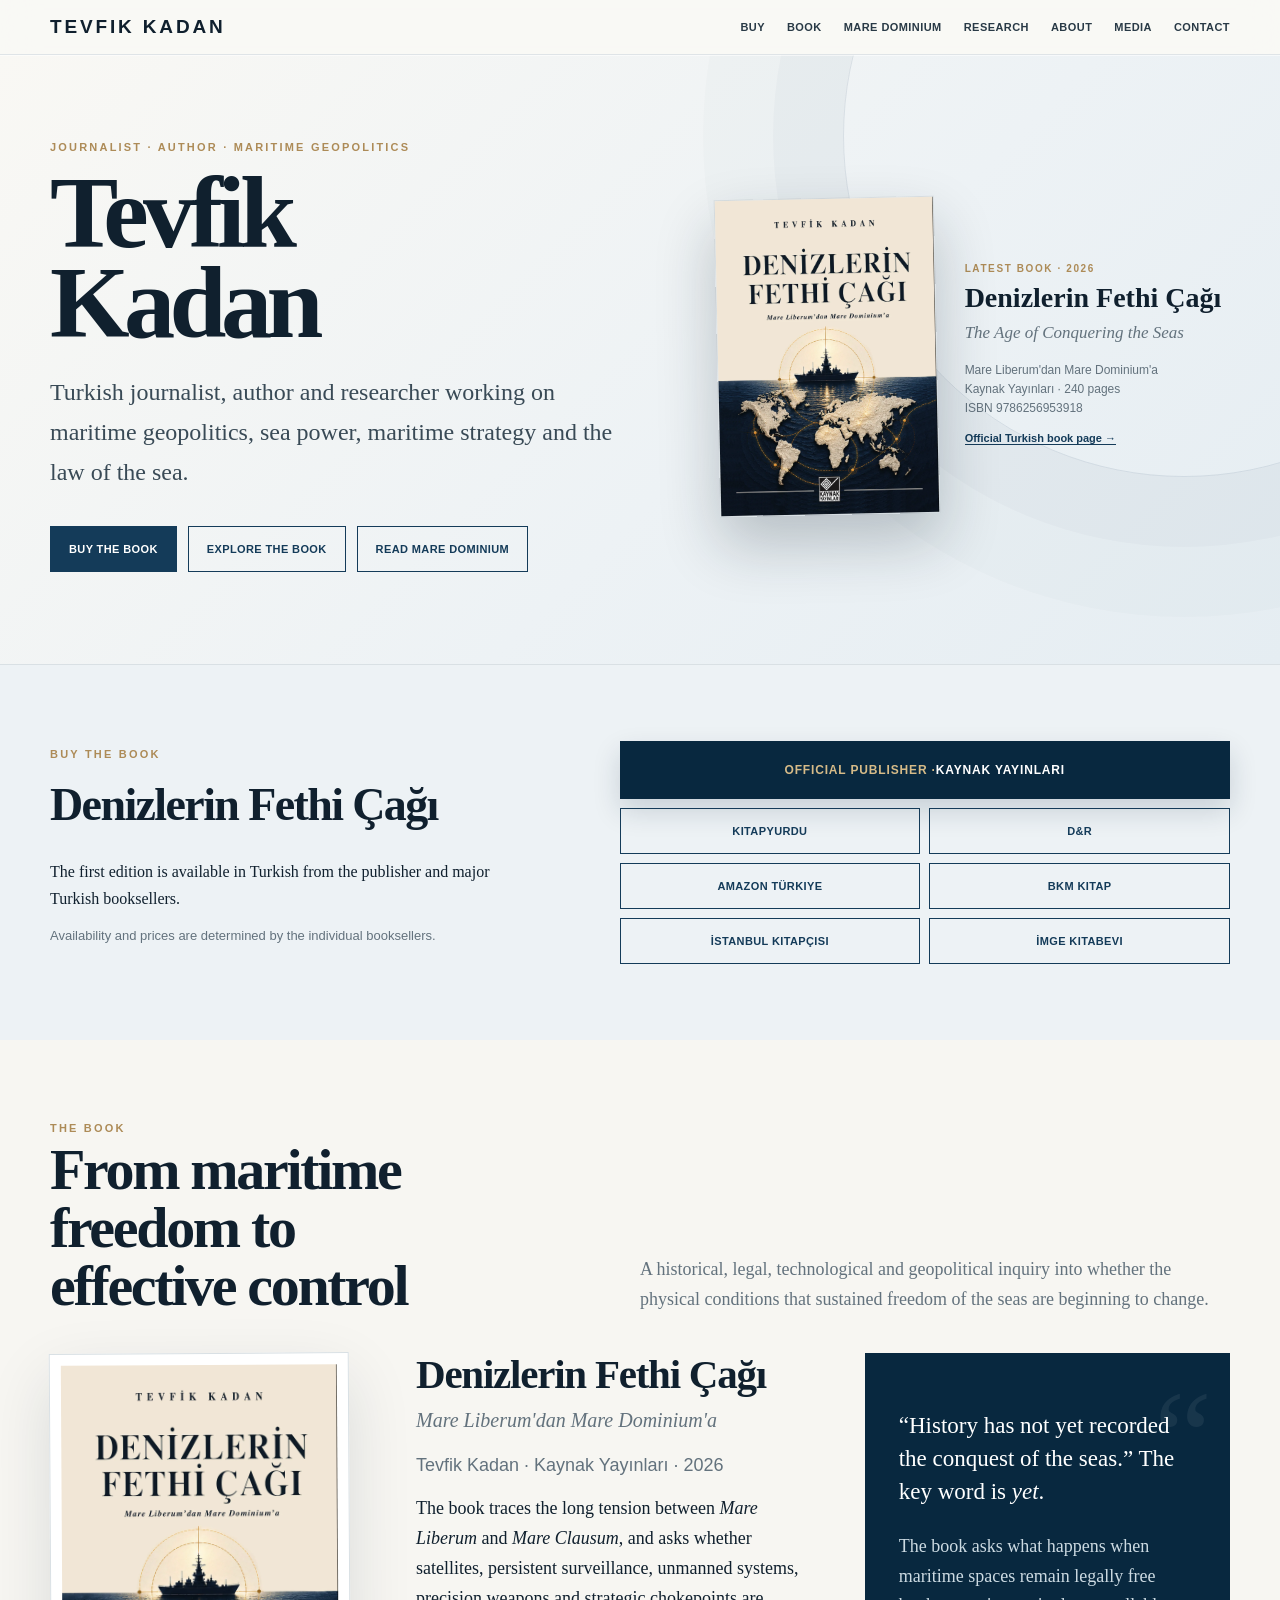
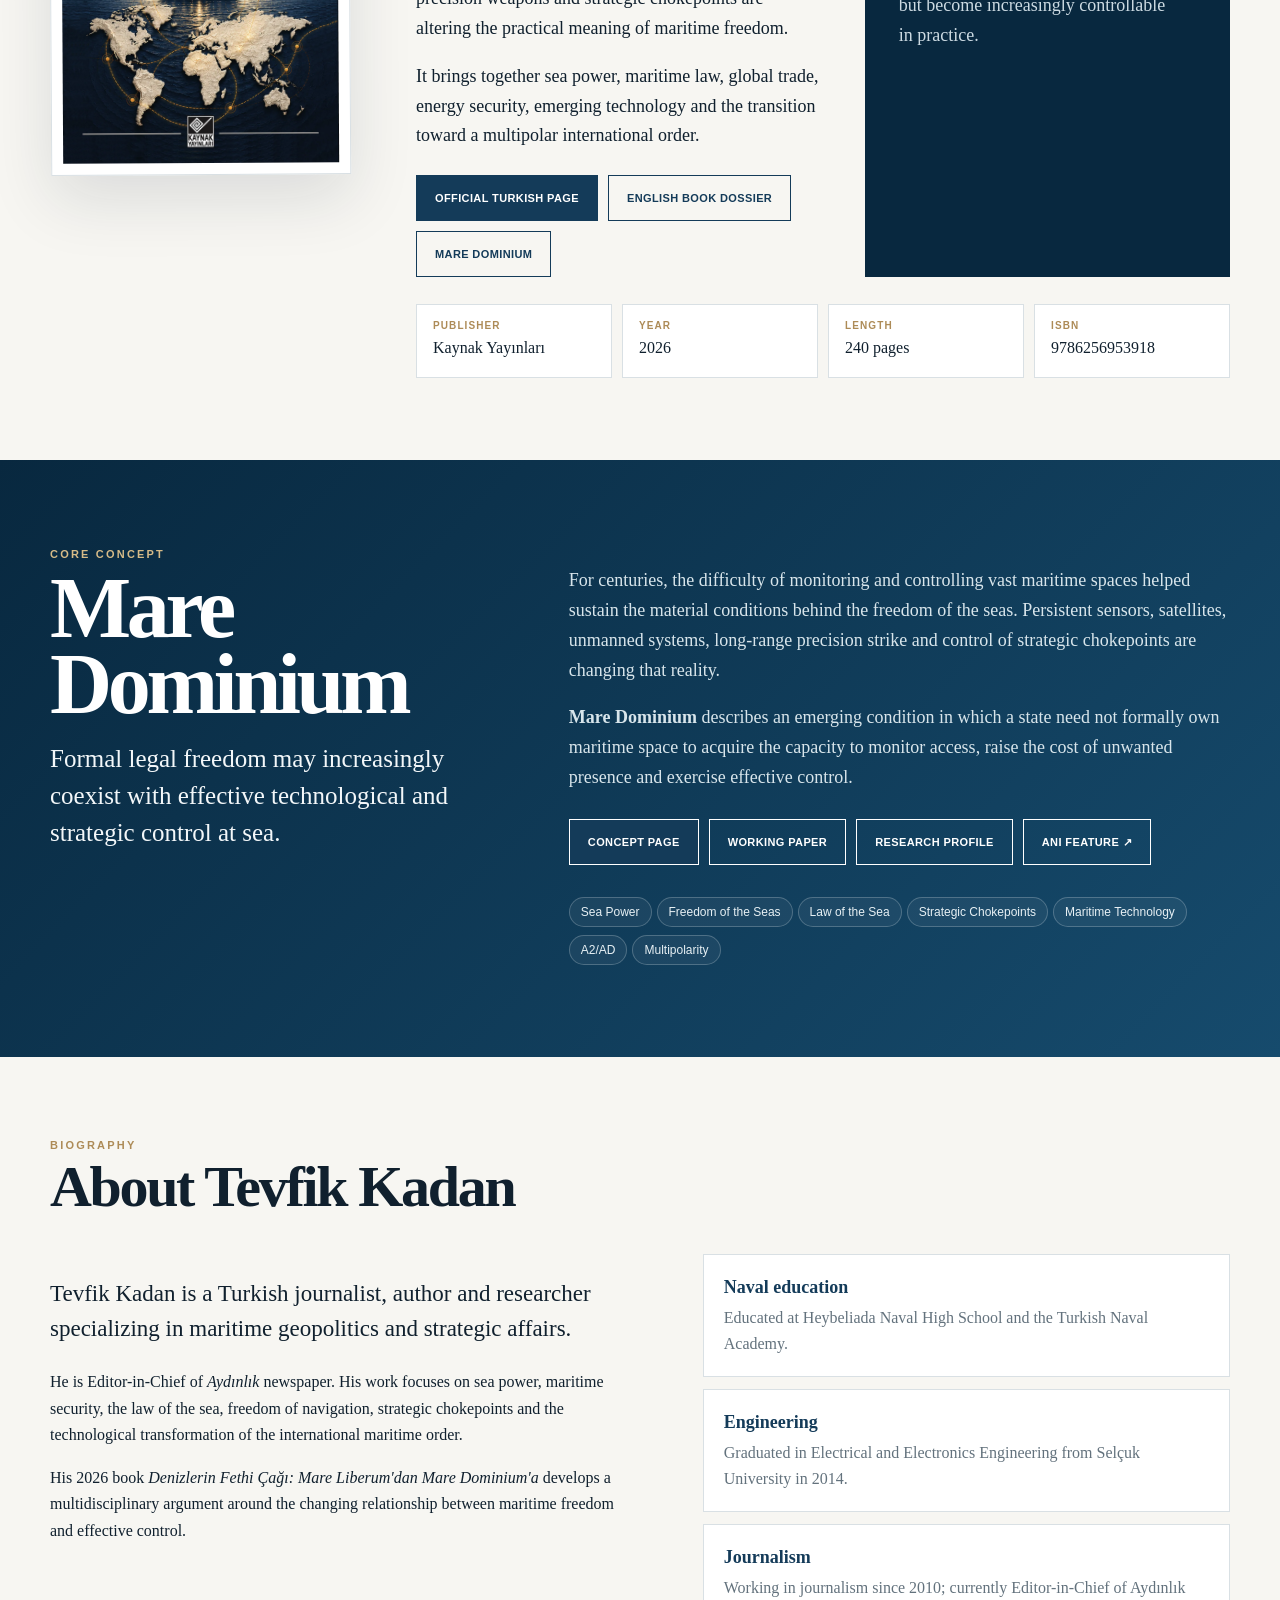
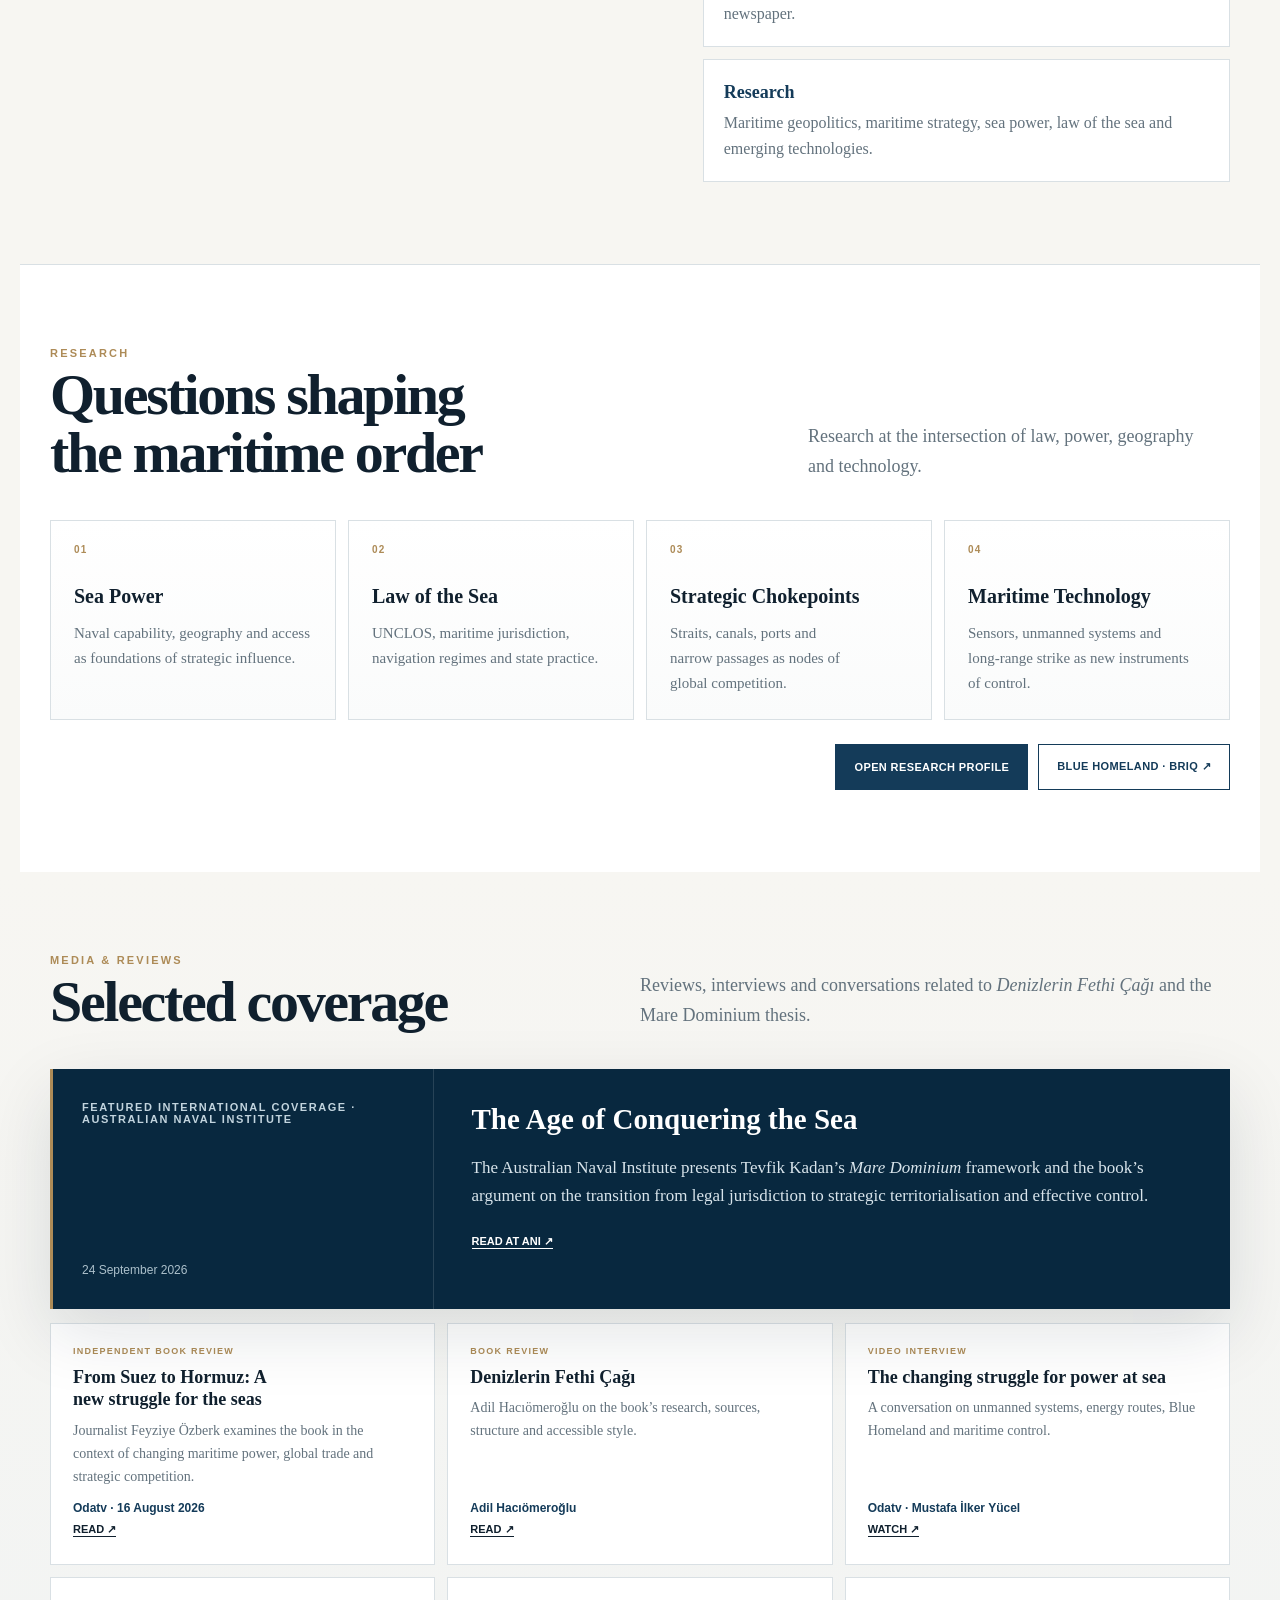
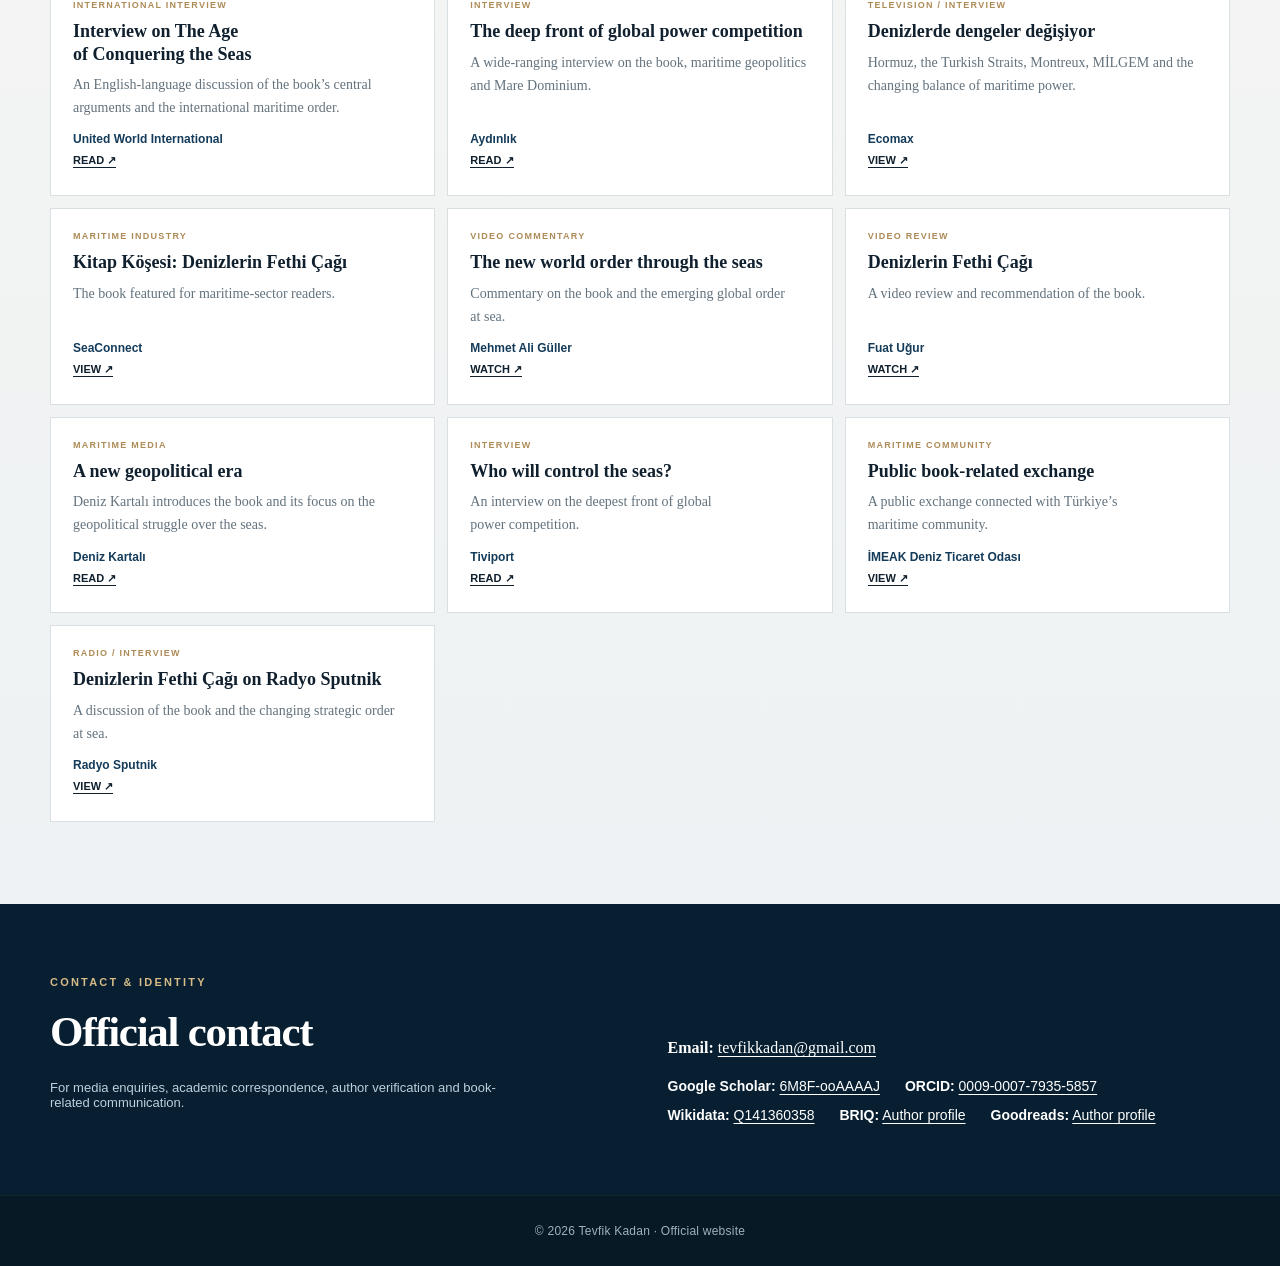
<file: index.html>
<!doctype html>
<html lang="en">
<head>
<meta charset="utf-8">
<meta name="viewport" content="width=device-width,initial-scale=1">
<title>Tevfik Kadan | Denizlerin Fethi Çağı · Mare Dominium</title>
<meta name="description" content="Official website of Tevfik Kadan, Turkish journalist, author and researcher. Author of Denizlerin Fethi Çağı: Mare Liberum'dan Mare Dominium'a and the Mare Dominium scholarly framework.">
<meta name="author" content="Tevfik Kadan">
<link rel="canonical" href="https://tevfikkadan.com/">
<link rel="icon" href="/favicon.svg" type="image/svg+xml">
<meta property="og:type" content="website">
<meta property="og:title" content="Tevfik Kadan | Official Website">
<meta property="og:description" content="Author of Denizlerin Fethi Çağı and researcher on maritime geopolitics, sea power, the law of the sea and Mare Dominium.">
<meta property="og:url" content="https://tevfikkadan.com/">
<meta property="og:image" content="https://tevfikkadan.com/Kapak.png">
<meta name="twitter:card" content="summary_large_image">
<script type="application/ld+json">{"@context":"https://schema.org","@graph":[{"@type":"WebSite","@id":"https://tevfikkadan.com/#website","url":"https://tevfikkadan.com/","name":"Tevfik Kadan | Official Website","publisher":{"@id":"https://tevfikkadan.com/#person"}},{"@type":"ProfilePage","@id":"https://tevfikkadan.com/#profile","url":"https://tevfikkadan.com/","name":"Tevfik Kadan | Official Website","mainEntity":{"@id":"https://tevfikkadan.com/#person"},"isPartOf":{"@id":"https://tevfikkadan.com/#website"}},{"@type":"Person","@id":"https://tevfikkadan.com/#person","name":"Tevfik Kadan","url":"https://tevfikkadan.com/","email":"mailto:tevfikkadan@gmail.com","jobTitle":"Editor-in-Chief","sameAs":["https://scholar.google.com/citations?user=6M8F-ooAAAAJ","https://orcid.org/0009-0007-7935-5857","https://www.wikidata.org/wiki/Q141360358","https://briqjournal.com/en/user/tevfik-kadan","https://www.goodreads.com/author/show/72265727.Tevfik_Kadan"],"knowsAbout":["Maritime geopolitics","Maritime strategy","Law of the sea","Sea power","Maritime security","Freedom of navigation","UNCLOS","Mare Dominium"]},{"@type":"Book","@id":"https://tevfikkadan.com/denizlerin-fethi-cagi/#book","name":"Denizlerin Fethi Çağı: Mare Liberum'dan Mare Dominium'a","alternateName":"The Age of Conquering the Seas: From Mare Liberum to Mare Dominium","url":"https://tevfikkadan.com/denizlerin-fethi-cagi/","sameAs":["https://www.wikidata.org/wiki/Q141348570","https://tevfikkadan.com/the-age-of-conquering-the-seas/"],"isbn":"9786256953918","datePublished":"2026","inLanguage":"tr","numberOfPages":240,"image":"https://tevfikkadan.com/Kapak.png","author":{"@id":"https://tevfikkadan.com/#person"}},{"@type":"ScholarlyArticle","@id":"https://tevfikkadan.com/research/mare-dominium.html#article","name":"Mare Dominium: Effective Maritime Control and the Transformation of the Freedom of the Seas","headline":"Mare Dominium: Effective Maritime Control and the Transformation of the Freedom of the Seas","url":"https://tevfikkadan.com/research/mare-dominium.html","datePublished":"2026-09-12","dateModified":"2026-09-24","inLanguage":"en","identifier":{"@type":"PropertyValue","propertyID":"DOI","value":"10.5281/zenodo.22726599"},"author":{"@id":"https://tevfikkadan.com/#person"}},{"@type":"ScholarlyArticle","@id":"https://briqjournal.com/en/the-formulation-the-blue-homeland-doctrine#article","name":"The Formulation of the Blue Homeland Doctrine","headline":"The Formulation of the Blue Homeland Doctrine","url":"https://briqjournal.com/en/the-formulation-the-blue-homeland-doctrine","datePublished":"2021","inLanguage":"en","isPartOf":{"@type":"Periodical","name":"BRIQ Belt & Road Initiative Quarterly"},"pagination":"36-50","author":{"@id":"https://tevfikkadan.com/#person"},"sameAs":"https://briqjournal.com/en/the-formulation-the-blue-homeland-doctrine"}]}</script>
<style>
:root{--ink:#10202e;--navy:#143b59;--deep:#08283f;--deep2:#164b6d;--muted:#63727d;--paper:#f7f6f2;--soft:#edf2f5;--white:#fff;--line:#d9e0e4;--gold:#ad8b57;--gold2:#d6bb88;--shadow:0 24px 65px rgba(16,32,46,.12)}
*{box-sizing:border-box}html{scroll-behavior:smooth}body{margin:0;background:var(--paper);color:var(--ink);font-family:Georgia,'Times New Roman',serif;line-height:1.66}a{color:inherit}.sans{font-family:Arial,sans-serif}.kicker{font:800 11px Arial,sans-serif;letter-spacing:.2em;text-transform:uppercase;color:var(--gold)}
header{position:sticky;top:0;z-index:30;background:rgba(249,249,246,.94);backdrop-filter:blur(14px);border-bottom:1px solid rgba(217,224,228,.9)}.nav{max-width:1240px;margin:auto;padding:16px 30px;display:flex;align-items:center;justify-content:space-between;gap:30px}.brand{font:800 19px Arial,sans-serif;letter-spacing:.15em;text-decoration:none;white-space:nowrap}.nav nav{display:flex;gap:22px;align-items:center}.nav nav a{font:800 11px Arial,sans-serif;letter-spacing:.04em;text-transform:uppercase;text-decoration:none;color:#293a46;white-space:nowrap}.nav nav a:hover{color:var(--navy)}
.hero{position:relative;overflow:hidden;background:linear-gradient(135deg,#f9f8f4 0%,#edf2f5 58%,#e5edf2 100%);border-bottom:1px solid var(--line)}.hero:after{content:"";position:absolute;width:680px;height:680px;border-radius:50%;right:-245px;top:-260px;border:1px solid rgba(20,59,89,.11);box-shadow:0 0 0 70px rgba(20,59,89,.025),0 0 0 140px rgba(20,59,89,.016)}.hero-inner{max-width:1240px;margin:auto;padding:86px 30px 92px;display:grid;grid-template-columns:minmax(0,1.07fr) minmax(360px,.93fr);gap:76px;align-items:center;position:relative;z-index:1}.hero h1{font-size:clamp(63px,8vw,104px);line-height:.88;letter-spacing:-.055em;margin:15px 0 25px}.hero-lead{font-size:24px;max-width:710px;color:#394a56;margin:0}.hero-actions{display:flex;gap:11px;flex-wrap:wrap;margin-top:33px}.btn{display:inline-flex;align-items:center;justify-content:center;min-height:46px;padding:11px 18px;border:1px solid var(--navy);background:var(--navy);color:#fff;text-decoration:none;font:800 11px Arial,sans-serif;letter-spacing:.035em;text-transform:uppercase;transition:.18s ease}.btn:hover{transform:translateY(-1px);box-shadow:0 10px 25px rgba(20,59,89,.15)}.btn.alt{background:transparent;color:var(--navy)}.book-stage{display:grid;grid-template-columns:220px 1fr;gap:28px;align-items:center}.hero-cover{display:block;width:100%;box-shadow:0 28px 60px rgba(16,32,46,.24);transform:rotate(-1.2deg);border:1px solid rgba(16,32,46,.1)}.book-stage .label{font:800 10px Arial,sans-serif;letter-spacing:.16em;text-transform:uppercase;color:var(--gold);margin-bottom:9px}.book-stage h2{font-size:28px;line-height:1.08;margin:0 0 6px}.book-stage .eng{font-size:17px;color:var(--muted);font-style:italic}.book-stage .mini{font:12px Arial,sans-serif;color:var(--muted);margin-top:14px;line-height:1.6}.book-stage a{display:inline-block;margin-top:13px;color:var(--navy);font:800 11px Arial,sans-serif;text-decoration:none;border-bottom:1px solid currentColor}
.section{max-width:1240px;margin:auto;padding:82px 30px}.section-head{display:flex;justify-content:space-between;gap:40px;align-items:end;margin-bottom:38px}.section-head h2{font-size:clamp(40px,4.7vw,58px);line-height:1;letter-spacing:-.04em;margin:7px 0 0}.section-intro{max-width:590px;font-size:18px;color:var(--muted);margin:0}.book-feature{display:grid;grid-template-columns:300px 1fr;gap:66px;align-items:start}.cover-frame{background:white;padding:11px;border:1px solid var(--line);box-shadow:var(--shadow);transform:rotate(-.35deg)}.cover-frame img{width:100%;display:block}.book-copy{display:grid;grid-template-columns:1.05fr .95fr;gap:45px}.book-copy h3{font-size:41px;line-height:1.06;letter-spacing:-.03em;margin:0 0 8px}.subtitle{font-size:20px;font-style:italic;color:var(--muted)}.meta{font:13px Arial,sans-serif;color:var(--muted)}.book-copy p{font-size:18px}.quote{background:var(--deep);color:#fff;padding:33px 34px;position:relative;overflow:hidden}.quote:after{content:"“";position:absolute;right:18px;top:-24px;font-size:130px;color:rgba(255,255,255,.065)}.quote p:first-child{font-size:23px;line-height:1.45;position:relative;z-index:1}.quote p:last-child{color:#ccdae2;margin-bottom:0}.book-links{display:flex;gap:10px;flex-wrap:wrap;margin-top:24px}.facts{display:grid;grid-template-columns:repeat(4,1fr);gap:10px;margin-top:27px}.fact{padding:15px 16px;border:1px solid var(--line);background:#fff}.fact strong{display:block;font:800 10px Arial,sans-serif;letter-spacing:.11em;text-transform:uppercase;color:var(--gold);margin-bottom:4px}
.dominium{background:linear-gradient(135deg,var(--deep),var(--deep2));color:white}.dominium-inner{max-width:1240px;margin:auto;padding:88px 30px}.dominium-grid{display:grid;grid-template-columns:.8fr 1.2fr;gap:78px;align-items:start}.dominium h2{font-size:clamp(55px,7vw,86px);line-height:.88;letter-spacing:-.05em;margin:11px 0 18px}.dominium-statement{font-size:25px;line-height:1.48;color:#f3f7f9;margin:0}.dominium-copy{font-size:18px;color:#d8e5eb}.concept-links{display:flex;gap:10px;flex-wrap:wrap;margin-top:26px}.concept-links .btn{border-color:#fff}.concept-links .btn.alt{color:#fff}.tags{margin-top:28px}.tag{display:inline-block;padding:7px 11px;border:1px solid rgba(255,255,255,.22);border-radius:999px;margin:4px 5px 4px 0;font:12px Arial,sans-serif;color:#e7f0f4;background:rgba(255,255,255,.05)}
.about{border-bottom:1px solid var(--line)}.about-grid{display:grid;grid-template-columns:1.05fr .95fr;gap:70px}.about-copy p:first-child{font-size:23px;line-height:1.5}.timeline{display:grid;gap:12px}.milestone{padding:18px 20px;background:#fff;border:1px solid var(--line)}.milestone strong{display:block;color:var(--navy);font-size:18px;margin-bottom:2px}.milestone span{color:var(--muted)}
.research-band{background:#fff}.research-grid{display:grid;grid-template-columns:repeat(4,1fr);gap:12px}.research-card{min-height:178px;padding:23px;border:1px solid var(--line);background:linear-gradient(180deg,#fff,#fafbfb)}.research-no{font:800 10px Arial,sans-serif;letter-spacing:.13em;color:var(--gold);margin-bottom:25px}.research-card h3{font-size:20px;margin:0 0 8px}.research-card p{font-size:15px;color:var(--muted);margin:0}.research-cta{margin-top:24px;display:flex;justify-content:flex-end;gap:10px;flex-wrap:wrap}
.media{background:linear-gradient(180deg,#f7f6f2,#eef2f4)}.media-inner{max-width:1240px;margin:auto;padding:82px 30px}.featured{display:grid;grid-template-columns:.65fr 1.35fr;background:var(--deep);color:#fff;box-shadow:var(--shadow);margin-bottom:14px}.featured-left{padding:32px;border-right:1px solid rgba(255,255,255,.13);display:flex;flex-direction:column;justify-content:space-between;min-height:240px}.featured-left strong{font:800 11px Arial,sans-serif;letter-spacing:.14em;text-transform:uppercase;color:#c2d4de}.featured-left span{font:12px Arial,sans-serif;color:#acc0cb}.featured-main{padding:34px 38px}.featured-main h3{font-size:29px;line-height:1.17;margin:0 0 12px}.featured-main p{font-size:17px;color:#d8e4eb}.media-link{display:inline-block;margin-top:8px;font:800 11px Arial,sans-serif;text-transform:uppercase;text-decoration:none;border-bottom:1px solid currentColor}.media-grid{display:grid;grid-template-columns:repeat(3,1fr);gap:12px}.media-card{background:#fff;border:1px solid var(--line);padding:22px;min-height:190px;display:flex;flex-direction:column;justify-content:space-between}.media-type{font:800 9px Arial,sans-serif;letter-spacing:.14em;text-transform:uppercase;color:var(--gold);margin-bottom:10px}.media-card h3{font-size:18px;line-height:1.25;margin:0 0 8px}.media-card p{font-size:14px;color:var(--muted);margin:0 0 13px}.outlet{font:800 12px Arial,sans-serif;color:var(--navy)}
.buy{background:var(--soft)}.buy-inner{max-width:1240px;margin:auto;padding:76px 30px}.buy-grid{display:grid;grid-template-columns:.9fr 1.1fr;gap:70px;align-items:center}.buy-grid h2{font-size:46px;letter-spacing:-.035em;margin:7px 0 14px}.store-grid{display:grid;grid-template-columns:repeat(2,1fr);gap:9px}.store-grid .publisher{grid-column:1/-1;min-height:58px;background:var(--deep);border-color:var(--deep);font-size:12px;letter-spacing:.07em;box-shadow:0 12px 28px rgba(8,40,63,.16)}.store-grid .publisher:before{content:"Official Publisher · ";color:var(--gold2)}
.contact{background:#071f31;color:#fff}.contact-inner{max-width:1240px;margin:auto;padding:72px 30px}.contact-grid{display:grid;grid-template-columns:1fr 1fr;gap:55px;align-items:end}.contact h2{font-size:43px;letter-spacing:-.03em;margin:8px 0 12px}.contact .meta{color:#bcd0dc}.identity{display:flex;flex-wrap:wrap;gap:13px 25px;font:14px Arial,sans-serif}.contact a{text-underline-offset:3px}footer{background:#061924;color:#9db2bd;text-align:center;padding:23px;font:12px Arial,sans-serif}
@media(max-width:980px){.hero-inner{grid-template-columns:1fr}.book-stage{max-width:600px}.book-feature{grid-template-columns:230px 1fr;gap:42px}.book-copy{grid-template-columns:1fr}.facts{grid-template-columns:1fr 1fr}.dominium-grid,.about-grid,.buy-grid,.contact-grid,.featured{grid-template-columns:1fr}.research-grid,.media-grid{grid-template-columns:1fr 1fr}.featured-left{min-height:auto;border-right:0;border-bottom:1px solid rgba(255,255,255,.13)}}
@media(max-width:720px){.nav{padding:14px 20px;flex-wrap:wrap}.nav nav{display:flex;width:100%;overflow-x:auto;white-space:nowrap;padding-top:4px;gap:16px}.hero-inner{padding:62px 20px}.hero h1{font-size:58px}.hero-lead{font-size:20px}.book-stage{grid-template-columns:145px 1fr;gap:20px}.section,.dominium-inner,.media-inner,.buy-inner,.contact-inner{padding:58px 20px}.section-head{display:block}.section-intro{margin-top:12px}.book-feature{grid-template-columns:1fr}.cover-frame{max-width:220px}.facts,.research-grid,.media-grid,.store-grid{grid-template-columns:1fr}.store-grid .publisher{grid-column:auto}.dominium h2{font-size:58px}.dominium-statement{font-size:22px}.research-cta{justify-content:flex-start}.featured-main,.featured-left{padding:25px}}
</style>
<link rel="stylesheet" href="/assets/site.css">
</head>
<body>
<header><div class="nav"><a class="brand" href="/">TEVFIK KADAN</a><nav><a href="#buy">Buy</a><a href="/denizlerin-fethi-cagi/">Book</a><a href="/mare-dominium/">Mare Dominium</a><a href="/research/">Research</a><a href="#about">About</a><a href="#media">Media</a><a href="#contact">Contact</a></nav></div></header>
<main>
<section class="hero"><div class="hero-inner"><div><div class="kicker">Journalist · Author · Maritime Geopolitics</div><h1>Tevfik<br>Kadan</h1><p class="hero-lead">Turkish journalist, author and researcher working on maritime geopolitics, sea power, maritime strategy and the law of the sea.</p><div class="hero-actions"><a class="btn" href="#buy">Buy the Book</a><a class="btn alt" href="/denizlerin-fethi-cagi/">Explore the Book</a><a class="btn alt" href="/mare-dominium/">Read Mare Dominium</a></div></div><aside class="book-stage"><img class="hero-cover" src="/Kapak.webp" alt="Denizlerin Fethi Çağı by Tevfik Kadan" fetchpriority="high" decoding="async"><div><div class="label">Latest Book · 2026</div><h2>Denizlerin Fethi Çağı</h2><div class="eng">The Age of Conquering the Seas</div><div class="mini">Mare Liberum'dan Mare Dominium'a<br>Kaynak Yayınları · 240 pages<br>ISBN 9786256953918</div><a href="/denizlerin-fethi-cagi/">Official Turkish book page →</a></div></aside></div></section>
<section class="buy" id="buy"><div class="buy-inner"><div class="buy-grid"><div><div class="kicker">Buy the Book</div><h2>Denizlerin Fethi Çağı</h2><p>The first edition is available in Turkish from the publisher and major Turkish booksellers.</p><p class="meta">Availability and prices are determined by the individual booksellers.</p></div><div class="store-grid"><a class="btn publisher" href="https://www.kaynakyayinlari.com/denizlerin-fethi-cagi-tevfik-kadan-p364796.html" target="_blank" rel="noopener">Kaynak Yayınları</a><a class="btn alt" href="https://www.kitapyurdu.com/kitap/denizlerin-fethi-cagi/759648.html" target="_blank" rel="noopener">Kitapyurdu</a><a class="btn alt" href="https://www.dr.com.tr/kitap/denizlerin-fethi-cagi-mare-liberumdan-mare-dominiuma/tevfik-kadan/arastirma-tarih/tarih/dunya-tarihi/urunno=0002232712001" target="_blank" rel="noopener">D&amp;R</a><a class="btn alt" href="https://www.amazon.com.tr/Denizlerin-Fethi-%C3%87a%C4%9F%C4%B1/dp/6256953916" target="_blank" rel="noopener">Amazon Türkiye</a><a class="btn alt" href="https://www.bkmkitap.com/denizlerin-fethi-cagi" target="_blank" rel="noopener">BKM Kitap</a><a class="btn alt" href="https://www.istanbulkitapcisi.com/denizlerin-fethi-cagi" target="_blank" rel="noopener">İstanbul Kitapçısı</a><a class="btn alt" href="https://www.imge.com.tr/urun/denizlerin-fethi-cagi-tevfik-kadan-9786256953918" target="_blank" rel="noopener">İmge Kitabevi</a></div></div></div></section>
<section class="section" id="book"><div class="section-head"><div><div class="kicker">The Book</div><h2>From maritime freedom to effective control</h2></div><p class="section-intro">A historical, legal, technological and geopolitical inquiry into whether the physical conditions that sustained freedom of the seas are beginning to change.</p></div><div class="book-feature"><div class="cover-frame"><img src="/Kapak.webp" alt="Cover of Denizlerin Fethi Çağı: Mare Liberum'dan Mare Dominium'a" loading="lazy" decoding="async"></div><div><div class="book-copy"><div><h3>Denizlerin Fethi Çağı</h3><div class="subtitle">Mare Liberum'dan Mare Dominium'a</div><p class="meta">Tevfik Kadan · Kaynak Yayınları · 2026</p><p>The book traces the long tension between <em>Mare Liberum</em> and <em>Mare Clausum</em>, and asks whether satellites, persistent surveillance, unmanned systems, precision weapons and strategic chokepoints are altering the practical meaning of maritime freedom.</p><p>It brings together sea power, maritime law, global trade, energy security, emerging technology and the transition toward a multipolar international order.</p><div class="book-links"><a class="btn" href="/denizlerin-fethi-cagi/">Official Turkish Page</a><a class="btn alt" href="/the-age-of-conquering-the-seas/">English Book Dossier</a><a class="btn alt" href="/mare-dominium/">Mare Dominium</a></div></div><div class="quote"><p>“History has not yet recorded the conquest of the seas.” The key word is <em>yet</em>.</p><p>The book asks what happens when maritime spaces remain legally free but become increasingly controllable in practice.</p></div></div><div class="facts"><div class="fact"><strong>Publisher</strong>Kaynak Yayınları</div><div class="fact"><strong>Year</strong>2026</div><div class="fact"><strong>Length</strong>240 pages</div><div class="fact"><strong>ISBN</strong>9786256953918</div></div></div></div></section>
<section class="dominium" id="mare-dominium"><div class="dominium-inner"><div class="dominium-grid"><div><div class="kicker" style="color:var(--gold2)">Core Concept</div><h2>Mare<br>Dominium</h2><p class="dominium-statement">Formal legal freedom may increasingly coexist with effective technological and strategic control at sea.</p></div><div class="dominium-copy"><p>For centuries, the difficulty of monitoring and controlling vast maritime spaces helped sustain the material conditions behind the freedom of the seas. Persistent sensors, satellites, unmanned systems, long-range precision strike and control of strategic chokepoints are changing that reality.</p><p><strong>Mare Dominium</strong> describes an emerging condition in which a state need not formally own maritime space to acquire the capacity to monitor access, raise the cost of unwanted presence and exercise effective control.</p><div class="concept-links"><a class="btn" href="/mare-dominium/">Concept Page</a><a class="btn alt" href="/research/mare-dominium.html">Working Paper</a><a class="btn alt" href="/research/">Research Profile</a><a class="btn alt" href="https://navalinstitute.com.au/the-age-of-conquering-the-sea/" target="_blank" rel="noopener">ANI Feature ↗</a></div><div class="tags"><span class="tag">Sea Power</span><span class="tag">Freedom of the Seas</span><span class="tag">Law of the Sea</span><span class="tag">Strategic Chokepoints</span><span class="tag">Maritime Technology</span><span class="tag">A2/AD</span><span class="tag">Multipolarity</span></div></div></div></div></section>
<section class="section about" id="about"><div class="section-head"><div><div class="kicker">Biography</div><h2>About Tevfik Kadan</h2></div></div><div class="about-grid"><div class="about-copy"><p>Tevfik Kadan is a Turkish journalist, author and researcher specializing in maritime geopolitics and strategic affairs.</p><p>He is Editor-in-Chief of <em>Aydınlık</em> newspaper. His work focuses on sea power, maritime security, the law of the sea, freedom of navigation, strategic chokepoints and the technological transformation of the international maritime order.</p><p>His 2026 book <em>Denizlerin Fethi Çağı: Mare Liberum'dan Mare Dominium'a</em> develops a multidisciplinary argument around the changing relationship between maritime freedom and effective control.</p></div><div class="timeline"><div class="milestone"><strong>Naval education</strong><span>Educated at Heybeliada Naval High School and the Turkish Naval Academy.</span></div><div class="milestone"><strong>Engineering</strong><span>Graduated in Electrical and Electronics Engineering from Selçuk University in 2014.</span></div><div class="milestone"><strong>Journalism</strong><span>Working in journalism since 2010; currently Editor-in-Chief of Aydınlık newspaper.</span></div><div class="milestone"><strong>Research</strong><span>Maritime geopolitics, maritime strategy, sea power, law of the sea and emerging technologies.</span></div></div></div></section>
<section class="section research-band" id="research"><div class="section-head"><div><div class="kicker">Research</div><h2>Questions shaping the maritime order</h2></div><p class="section-intro">Research at the intersection of law, power, geography and technology.</p></div><div class="research-grid"><div class="research-card"><div class="research-no">01</div><h3>Sea Power</h3><p>Naval capability, geography and access as foundations of strategic influence.</p></div><div class="research-card"><div class="research-no">02</div><h3>Law of the Sea</h3><p>UNCLOS, maritime jurisdiction, navigation regimes and state practice.</p></div><div class="research-card"><div class="research-no">03</div><h3>Strategic Chokepoints</h3><p>Straits, canals, ports and narrow passages as nodes of global competition.</p></div><div class="research-card"><div class="research-no">04</div><h3>Maritime Technology</h3><p>Sensors, unmanned systems and long-range strike as new instruments of control.</p></div></div><div class="research-cta"><a class="btn" href="/research/">Open Research Profile</a><a class="btn alt" href="https://briqjournal.com/en/the-formulation-the-blue-homeland-doctrine" target="_blank" rel="noopener">Blue Homeland · BRIQ ↗</a></div></section>
<section class="media" id="media"><div class="media-inner"><div class="section-head"><div><div class="kicker">Media & Reviews</div><h2>Selected coverage</h2></div><p class="section-intro">Reviews, interviews and conversations related to <em>Denizlerin Fethi Çağı</em> and the Mare Dominium thesis.</p></div><div class="featured"><div class="featured-left"><strong>Featured International Coverage · Australian Naval Institute</strong><span>24 September 2026</span></div><div class="featured-main"><h3>The Age of Conquering the Sea</h3><p>The Australian Naval Institute presents Tevfik Kadan’s <em>Mare Dominium</em> framework and the book’s argument on the transition from legal jurisdiction to strategic territorialisation and effective control.</p><a class="media-link" href="https://navalinstitute.com.au/the-age-of-conquering-the-sea/" target="_blank" rel="noopener">Read at ANI ↗</a></div></div><div class="media-grid"><article class="media-card"><div><div class="media-type">Independent Book Review</div><h3>From Suez to Hormuz: A new struggle for the seas</h3><p>Journalist Feyziye Özberk examines the book in the context of changing maritime power, global trade and strategic competition.</p></div><div><div class="outlet">Odatv · 16 August 2026</div><a class="media-link" href="https://www.odatv.com/guncel/suveysten-hurmuze-denizlerde-yeni-paylasim-mucadelesi-120158461" target="_blank" rel="noopener">Read ↗</a></div></article><article class="media-card"><div><div class="media-type">Book Review</div><h3>Denizlerin Fethi Çağı</h3><p>Adil Hacıömeroğlu on the book’s research, sources, structure and accessible style.</p></div><div><div class="outlet">Adil Hacıömeroğlu</div><a class="media-link" href="https://adiladalet.blogspot.com/2026/07/denizlerin-fethi-cagi.html" target="_blank" rel="noopener">Read ↗</a></div></article><article class="media-card"><div><div class="media-type">Video Interview</div><h3>The changing struggle for power at sea</h3><p>A conversation on unmanned systems, energy routes, Blue Homeland and maritime control.</p></div><div><div class="outlet">Odatv · Mustafa İlker Yücel</div><a class="media-link" href="https://www.youtube.com/watch?v=in4m-jHoH_c" target="_blank" rel="noopener">Watch ↗</a></div></article><article class="media-card"><div><div class="media-type">International Interview</div><h3>Interview on The Age of Conquering the Seas</h3><p>An English-language discussion of the book’s central arguments and the international maritime order.</p></div><div><div class="outlet">United World International</div><a class="media-link" href="https://uwidata.net/39490-interview-on-the-new-book-the-age-of-conquering-the-seas/" target="_blank" rel="noopener">Read ↗</a></div></article><article class="media-card"><div><div class="media-type">Interview</div><h3>The deep front of global power competition</h3><p>A wide-ranging interview on the book, maritime geopolitics and Mare Dominium.</p></div><div><div class="outlet">Aydınlık</div><a class="media-link" href="https://www.aydinlik.com.tr/haber/kuresel-guc-mucadelesinin-derin-cephesi-denizlerin-fethi-cagi-583928" target="_blank" rel="noopener">Read ↗</a></div></article><article class="media-card"><div><div class="media-type">Television / Interview</div><h3>Denizlerde dengeler değişiyor</h3><p>Hormuz, the Turkish Straits, Montreux, MİLGEM and the changing balance of maritime power.</p></div><div><div class="outlet">Ecomax</div><a class="media-link" href="https://tr.linkedin.com/posts/ecomaxtv_ecomax-tevfikkadan-denizlerinfethi%C3%A7a%C4%9F%C4%B1-activity-7495842014773788673-ohcu" target="_blank" rel="noopener">View ↗</a></div></article><article class="media-card"><div><div class="media-type">Maritime Industry</div><h3>Kitap Köşesi: Denizlerin Fethi Çağı</h3><p>The book featured for maritime-sector readers.</p></div><div><div class="outlet">SeaConnect</div><a class="media-link" href="https://seaconnect.dijiapp.com/user/sektorel-duyuru-ve-sirkulerler/kitap-kosesi?lang=en&page=1" target="_blank" rel="noopener">View ↗</a></div></article><article class="media-card"><div><div class="media-type">Video Commentary</div><h3>The new world order through the seas</h3><p>Commentary on the book and the emerging global order at sea.</p></div><div><div class="outlet">Mehmet Ali Güller</div><a class="media-link" href="https://youtu.be/78B6jy0aS-I" target="_blank" rel="noopener">Watch ↗</a></div></article><article class="media-card"><div><div class="media-type">Video Review</div><h3>Denizlerin Fethi Çağı</h3><p>A video review and recommendation of the book.</p></div><div><div class="outlet">Fuat Uğur</div><a class="media-link" href="https://www.instagram.com/reel/DbDyvWZowR2/?stkn=ZGcxempndzVjOHVj" target="_blank" rel="noopener">Watch ↗</a></div></article><article class="media-card"><div><div class="media-type">Maritime Media</div><h3>A new geopolitical era</h3><p>Deniz Kartalı introduces the book and its focus on the geopolitical struggle over the seas.</p></div><div><div class="outlet">Deniz Kartalı</div><a class="media-link" href="https://denizkartali.com/yeni-jeopolitik-donemin-denizlerin-fethi-cagi-raflarda/" target="_blank" rel="noopener">Read ↗</a></div></article><article class="media-card"><div><div class="media-type">Interview</div><h3>Who will control the seas?</h3><p>An interview on the deepest front of global power competition.</p></div><div><div class="outlet">Tiviport</div><a class="media-link" href="https://www.tiviport.com/haber/kuresel-guc-mucadelesinin-en-derin-cephesi-denizler-kimin-olacak-958.html" target="_blank" rel="noopener">Read ↗</a></div></article><article class="media-card"><div><div class="media-type">Maritime Community</div><h3>Public book-related exchange</h3><p>A public exchange connected with Türkiye’s maritime community.</p></div><div><div class="outlet">İMEAK Deniz Ticaret Odası</div><a class="media-link" href="https://x.com/tevfikkadan/status/2083162201037140358" target="_blank" rel="noopener">View ↗</a></div></article><article class="media-card"><div><div class="media-type">Radio / Interview</div><h3>Denizlerin Fethi Çağı on Radyo Sputnik</h3><p>A discussion of the book and the changing strategic order at sea.</p></div><div><div class="outlet">Radyo Sputnik</div><a class="media-link" href="https://x.com/radyosputniktr/status/2082073595040198798" target="_blank" rel="noopener">View ↗</a></div></article></div></div></section>
<section class="contact" id="contact"><div class="contact-inner"><div class="contact-grid"><div><div class="kicker" style="color:var(--gold2)">Contact & Identity</div><h2>Official contact</h2><p class="meta">For media enquiries, academic correspondence, author verification and book-related communication.</p></div><div><p><strong>Email:</strong> <a href="mailto:tevfikkadan@gmail.com">tevfikkadan@gmail.com</a></p><div class="identity"><span><strong>Google Scholar:</strong> <a href="https://scholar.google.com/citations?user=6M8F-ooAAAAJ" target="_blank" rel="noopener">6M8F-ooAAAAJ</a></span><span><strong>ORCID:</strong> <a href="https://orcid.org/0009-0007-7935-5857" target="_blank" rel="noopener">0009-0007-7935-5857</a></span><span><strong>Wikidata:</strong> <a href="https://www.wikidata.org/wiki/Q141360358" target="_blank" rel="noopener">Q141360358</a></span><span><strong>BRIQ:</strong> <a href="https://briqjournal.com/en/user/tevfik-kadan" target="_blank" rel="noopener">Author profile</a></span><span><strong>Goodreads:</strong> <a href="https://www.goodreads.com/author/show/72265727.Tevfik_Kadan" target="_blank" rel="noopener">Author profile</a></span></div></div></div></div></section>
</main><footer>© 2026 Tevfik Kadan · Official website</footer>
</body></html>
</file>
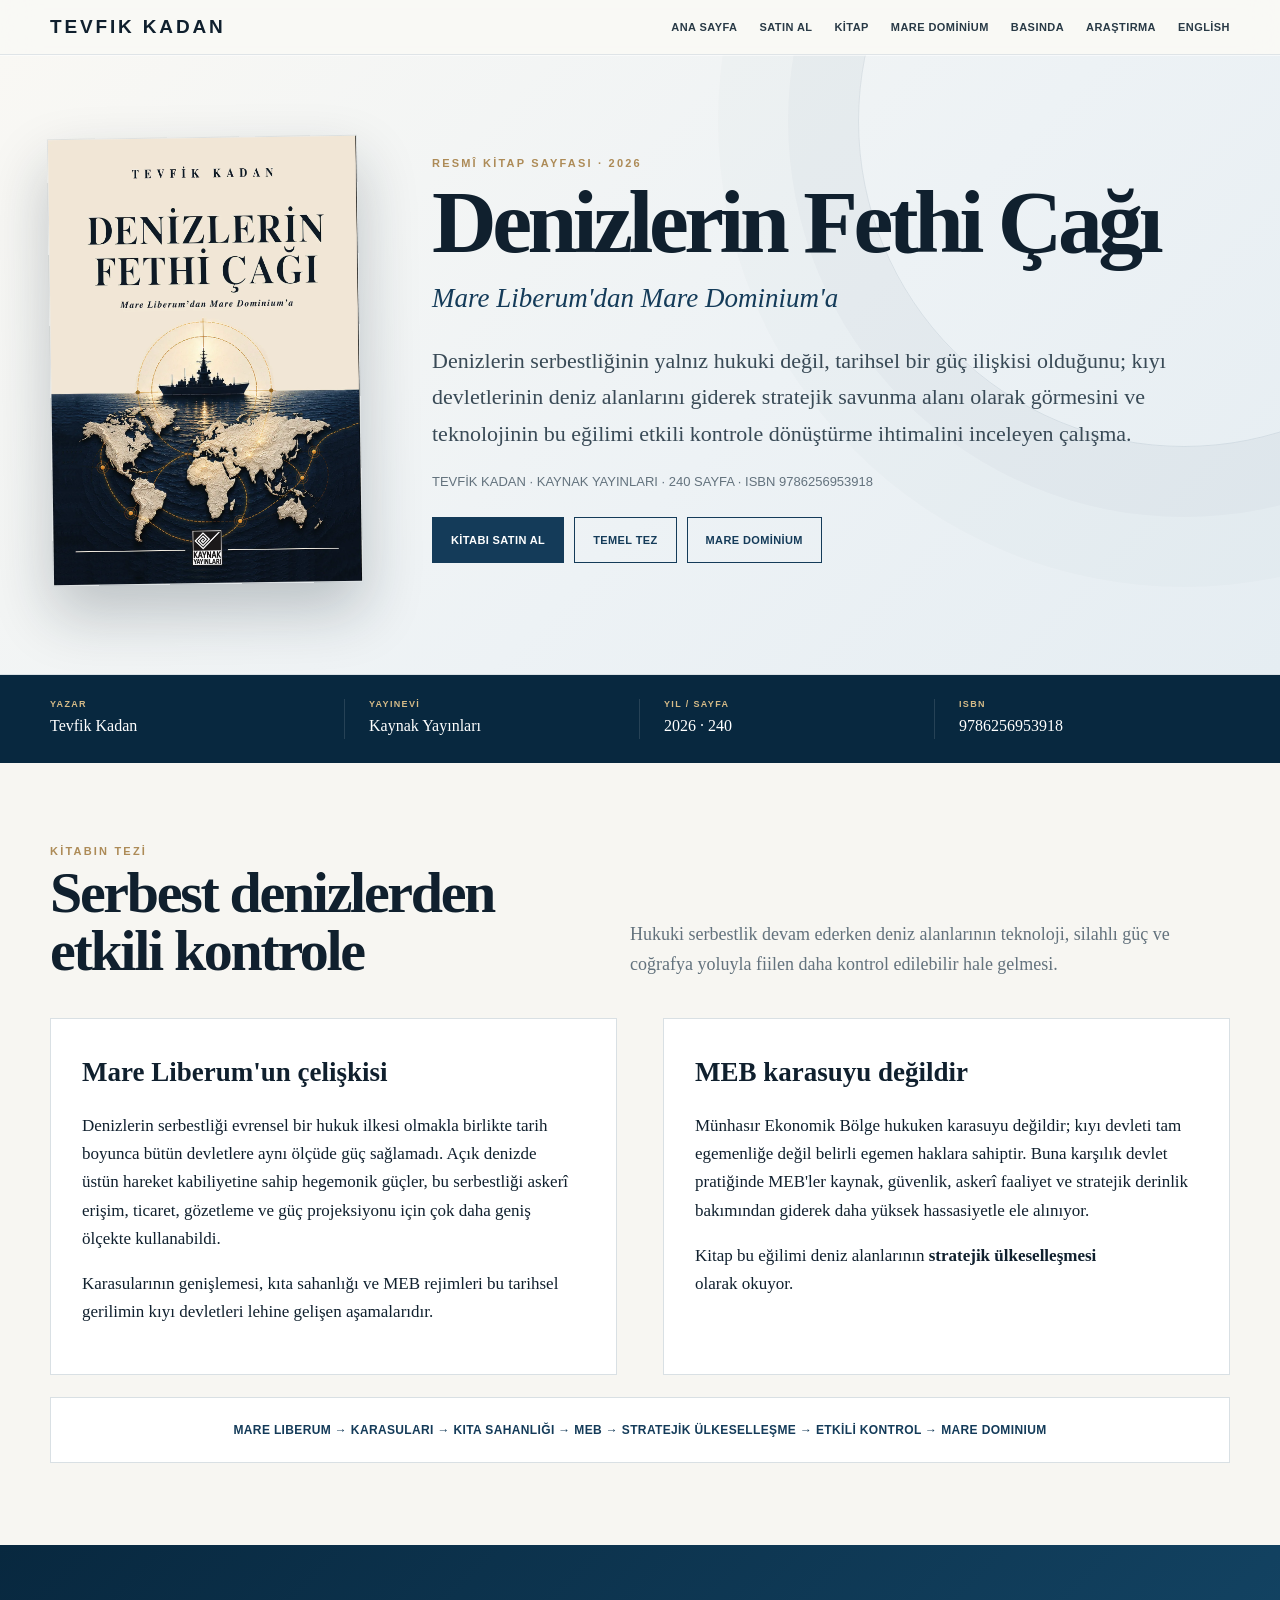
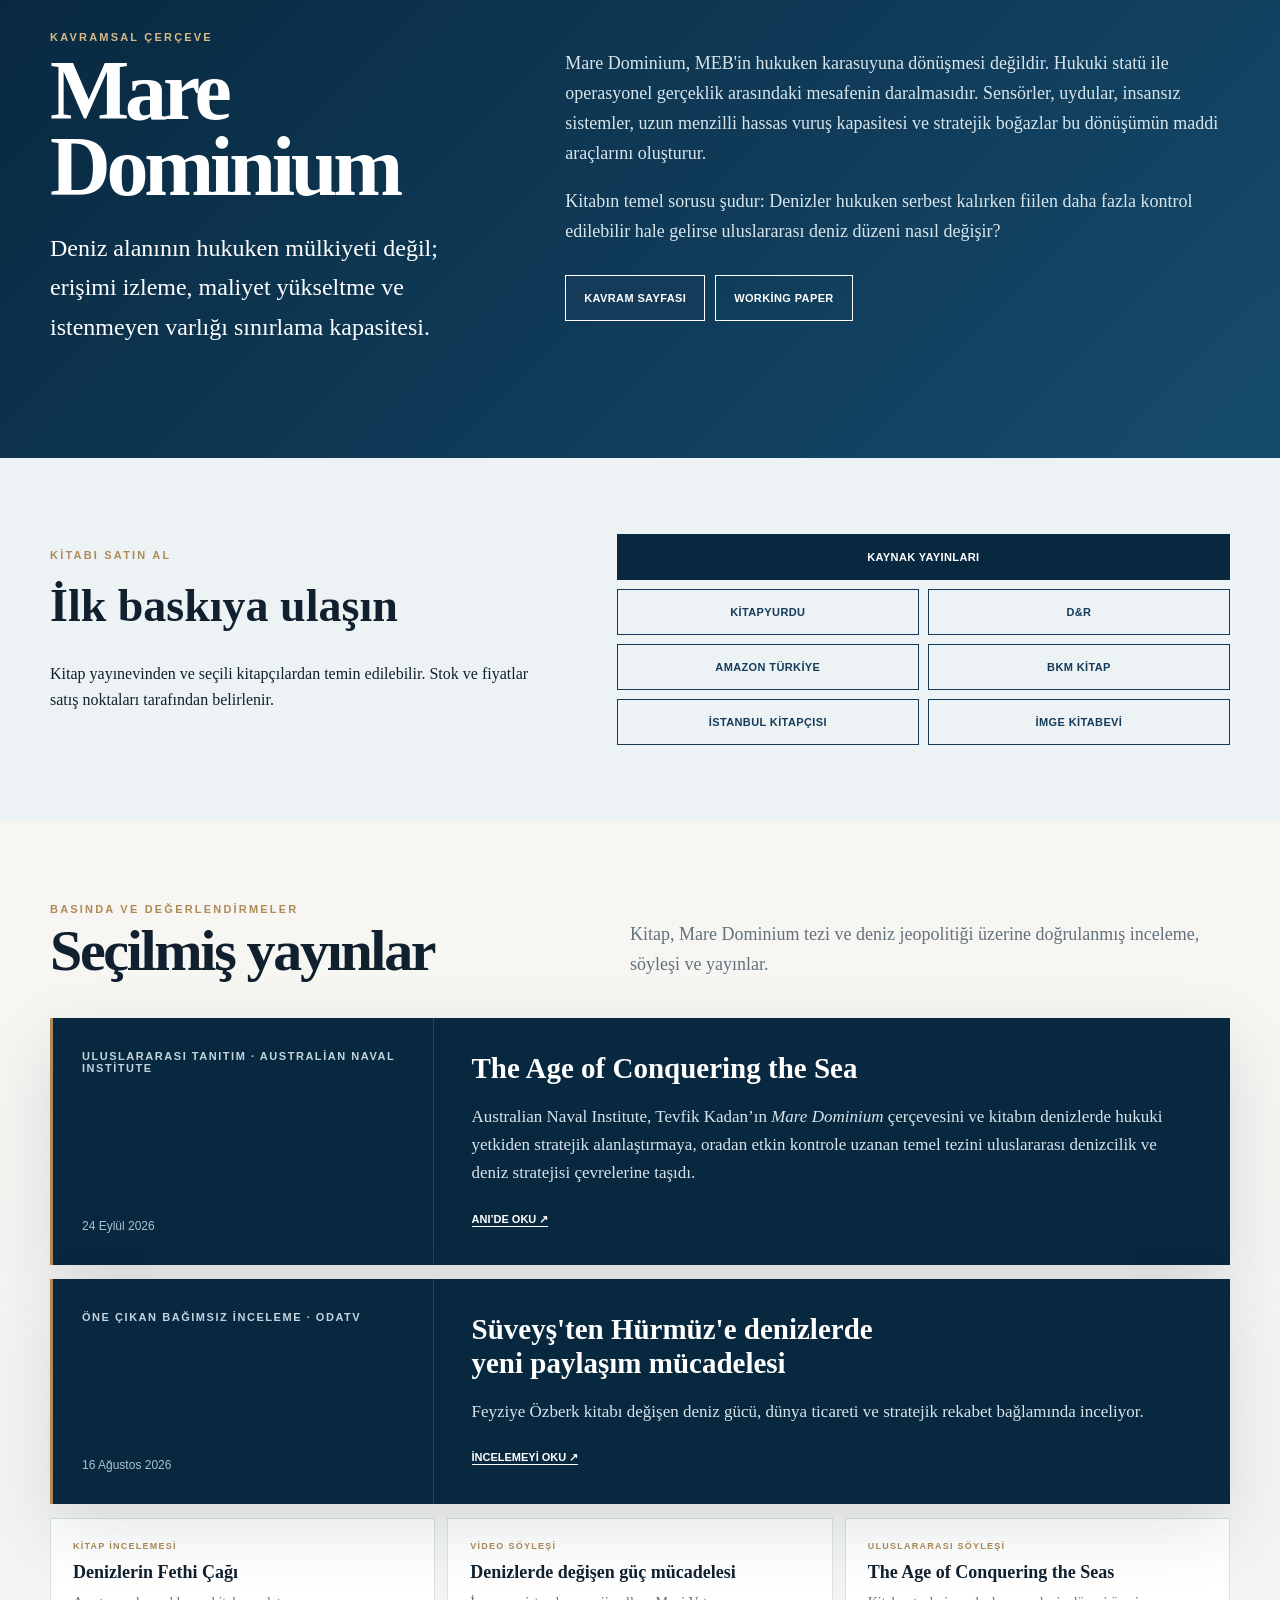
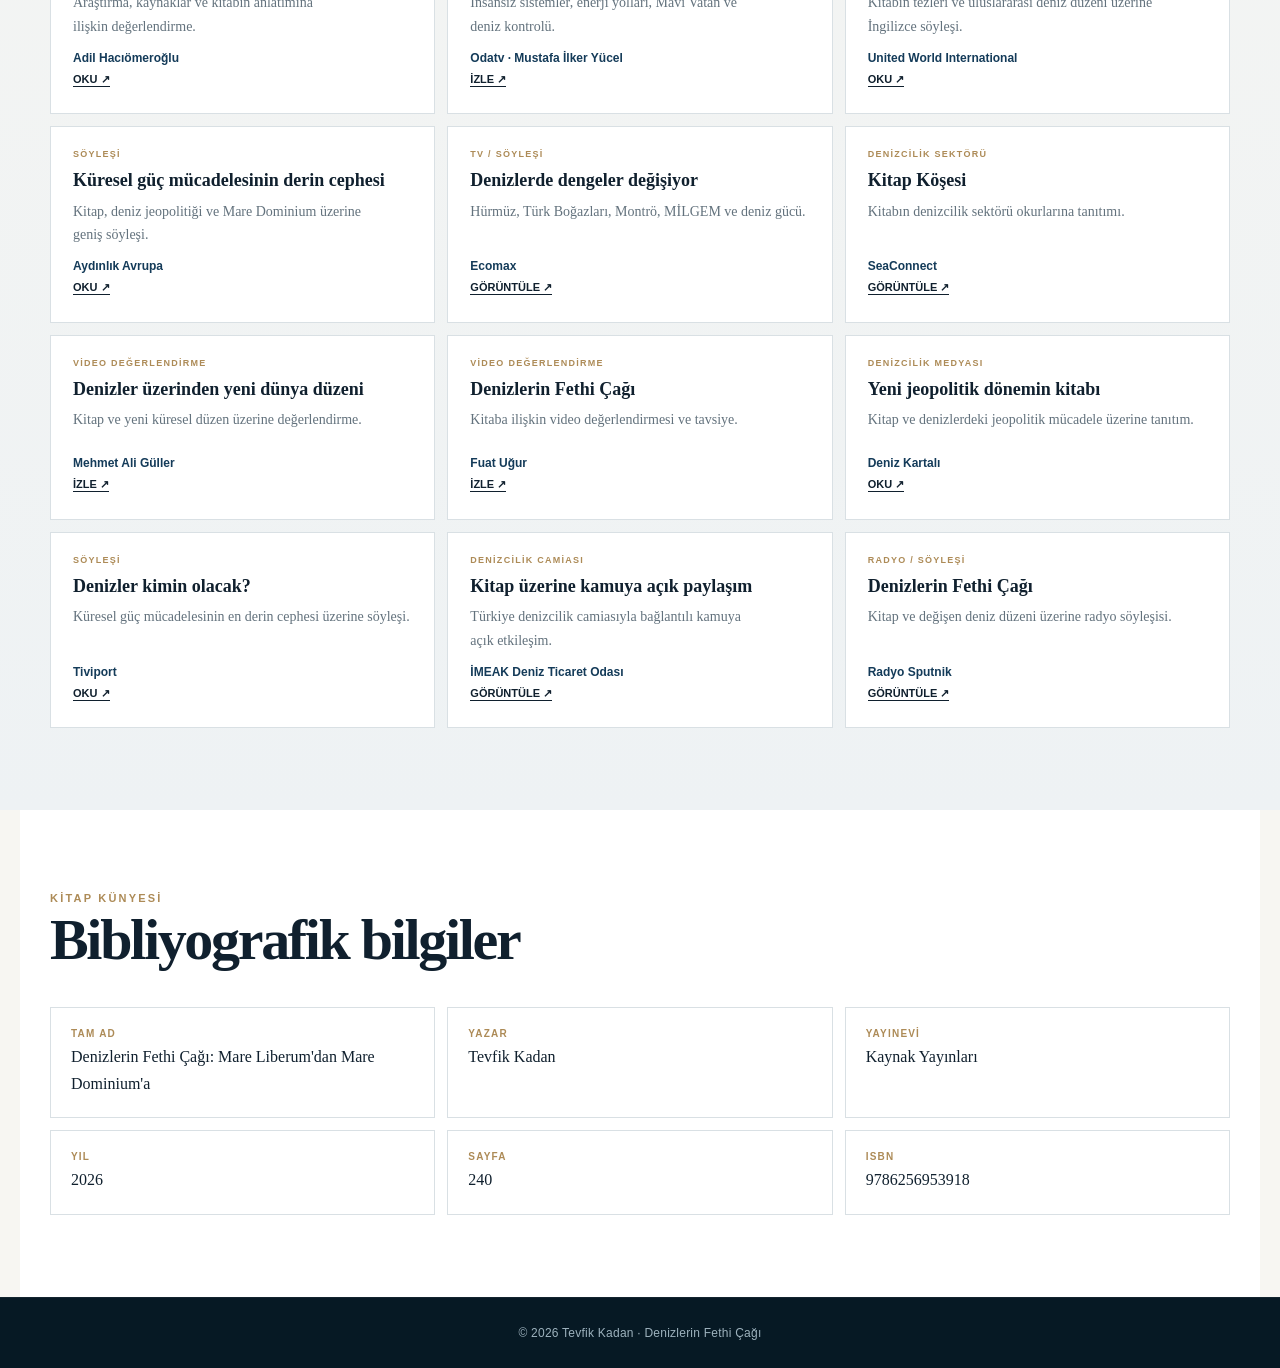
<file: denizlerin-fethi-cagi/index.html>
<!doctype html>
<html lang="tr">
<head>
<meta charset="utf-8">
<meta name="viewport" content="width=device-width,initial-scale=1">
<title>Denizlerin Fethi Çağı | Tevfik Kadan</title>
<meta name="description" content="Tevfik Kadan'ın Denizlerin Fethi Çağı kitabı: Mare Liberum'dan Mare Dominium'a uzanan deniz hâkimiyeti dönüşümü, MEB'ler, deniz gücü ve etkili kontrol.">
<meta name="author" content="Tevfik Kadan">
<link rel="canonical" href="https://tevfikkadan.com/denizlerin-fethi-cagi/">
<link rel="alternate" hreflang="tr" href="https://tevfikkadan.com/denizlerin-fethi-cagi/">
<link rel="alternate" hreflang="en" href="https://tevfikkadan.com/the-age-of-conquering-the-seas/">
<link rel="alternate" hreflang="x-default" href="https://tevfikkadan.com/denizlerin-fethi-cagi/">
<link rel="icon" href="/favicon.svg" type="image/svg+xml">
<meta property="og:type" content="book"><meta property="og:title" content="Denizlerin Fethi Çağı | Tevfik Kadan"><meta property="og:description" content="Mare Liberum'dan Mare Dominium'a: denizlerin serbestliği, deniz gücü, stratejik boğazlar ve etkili kontrol."><meta property="og:url" content="https://tevfikkadan.com/denizlerin-fethi-cagi/"><meta property="og:image" content="https://tevfikkadan.com/Kapak.png"><meta name="twitter:card" content="summary_large_image">
<script type="application/ld+json">{"@context":"https://schema.org","@graph":[{"@type":"Book","@id":"https://tevfikkadan.com/denizlerin-fethi-cagi/#book","name":"Denizlerin Fethi Çağı: Mare Liberum'dan Mare Dominium'a","alternateName":"The Age of Conquering the Seas: From Mare Liberum to Mare Dominium","url":"https://tevfikkadan.com/denizlerin-fethi-cagi/","image":"https://tevfikkadan.com/Kapak.png","isbn":"9786256953918","datePublished":"2026","inLanguage":"tr","numberOfPages":240,"author":{"@type":"Person","@id":"https://tevfikkadan.com/#person","name":"Tevfik Kadan","url":"https://tevfikkadan.com/","sameAs":["https://scholar.google.com/citations?user=6M8F-ooAAAAJ","https://orcid.org/0009-0007-7935-5857","https://www.wikidata.org/wiki/Q141360358","https://briqjournal.com/en/user/tevfik-kadan","https://www.goodreads.com/author/show/72265727.Tevfik_Kadan"]},"sameAs":["https://www.wikidata.org/wiki/Q141348570","https://tevfikkadan.com/the-age-of-conquering-the-seas/"],"about":["Mare Dominium","Münhasır Ekonomik Bölge","Denizlerin serbestliği","Deniz hukuku","Deniz gücü","FONOP","Stratejik boğazlar"]},{"@type":"BreadcrumbList","itemListElement":[{"@type":"ListItem","position":1,"name":"Tevfik Kadan","item":"https://tevfikkadan.com/"},{"@type":"ListItem","position":2,"name":"Denizlerin Fethi Çağı","item":"https://tevfikkadan.com/denizlerin-fethi-cagi/"}]}]}</script>
<style>
:root{--ink:#10202e;--navy:#143b59;--deep:#08283f;--deep2:#164b6d;--muted:#63727d;--paper:#f7f6f2;--soft:#edf2f5;--white:#fff;--line:#d9e0e4;--gold:#ad8b57;--gold2:#d6bb88;--shadow:0 24px 65px rgba(16,32,46,.12)}
*{box-sizing:border-box}html{scroll-behavior:smooth}body{margin:0;background:var(--paper);color:var(--ink);font-family:Georgia,'Times New Roman',serif;line-height:1.66}a{color:inherit}.kicker{font:800 11px Arial,sans-serif;letter-spacing:.2em;text-transform:uppercase;color:var(--gold)}
header{position:sticky;top:0;z-index:30;background:rgba(249,249,246,.94);backdrop-filter:blur(14px);border-bottom:1px solid var(--line)}.nav{max-width:1240px;margin:auto;padding:16px 30px;display:flex;align-items:center;justify-content:space-between;gap:30px}.brand{font:800 19px Arial,sans-serif;letter-spacing:.15em;text-decoration:none;white-space:nowrap}.nav nav{display:flex;gap:22px;align-items:center}.nav nav a{font:800 11px Arial,sans-serif;text-transform:uppercase;text-decoration:none;color:#293a46;white-space:nowrap}
.hero{position:relative;overflow:hidden;background:linear-gradient(135deg,#f9f8f4 0%,#edf2f5 58%,#e5edf2 100%);border-bottom:1px solid var(--line)}.hero:after{content:"";position:absolute;width:650px;height:650px;border-radius:50%;right:-230px;top:-260px;border:1px solid rgba(20,59,89,.1);box-shadow:0 0 0 70px rgba(20,59,89,.025),0 0 0 140px rgba(20,59,89,.016)}.hero-inner{max-width:1240px;margin:auto;padding:82px 30px 90px;display:grid;grid-template-columns:310px 1fr;gap:72px;align-items:center;position:relative;z-index:1}.cover{width:100%;display:block;box-shadow:0 28px 60px rgba(16,32,46,.24);transform:rotate(-.8deg);border:1px solid rgba(16,32,46,.1)}.hero h1{font-size:clamp(56px,7vw,92px);line-height:.9;letter-spacing:-.05em;margin:13px 0 13px}.subtitle{font-size:27px;font-style:italic;color:var(--navy);margin-bottom:21px}.lead{font-size:22px;color:#394a56;max-width:770px}.meta{font:13px Arial,sans-serif;color:var(--muted)}.actions{display:flex;gap:10px;flex-wrap:wrap;margin-top:28px}.btn{display:inline-flex;align-items:center;justify-content:center;min-height:46px;padding:11px 18px;border:1px solid var(--navy);background:var(--navy);color:#fff;text-decoration:none;font:800 11px Arial,sans-serif;text-transform:uppercase}.btn.alt{background:transparent;color:var(--navy)}
.facts{background:var(--deep);color:white}.facts-inner{max-width:1240px;margin:auto;padding:24px 30px;display:grid;grid-template-columns:repeat(4,1fr)}.fact{padding:0 24px;border-right:1px solid rgba(255,255,255,.12)}.fact:first-child{padding-left:0}.fact:last-child{border:0}.fact strong{display:block;font:800 9px Arial,sans-serif;letter-spacing:.15em;text-transform:uppercase;color:var(--gold2);margin-bottom:4px}
.section{max-width:1240px;margin:auto;padding:82px 30px}.section-head{display:flex;justify-content:space-between;gap:40px;align-items:end;margin-bottom:38px}.section-head h2{font-size:clamp(40px,4.7vw,58px);line-height:1;letter-spacing:-.04em;margin:7px 0 0}.section-intro{max-width:600px;font-size:18px;color:var(--muted);margin:0}.split{display:grid;grid-template-columns:1fr 1fr;gap:46px}.panel{background:#fff;border:1px solid var(--line);padding:31px}.panel h3{font-size:27px;margin:0 0 13px}.panel p{font-size:17px}.chain{margin-top:22px;background:#fff;border:1px solid var(--line);padding:25px;text-align:center;font:800 12px Arial,sans-serif;letter-spacing:.03em;color:var(--navy)}
.dominium{background:linear-gradient(135deg,var(--deep),var(--deep2));color:white}.dominium-inner{max-width:1240px;margin:auto;padding:86px 30px;display:grid;grid-template-columns:.8fr 1.2fr;gap:72px}.dominium h2{font-size:clamp(54px,7vw,84px);line-height:.9;letter-spacing:-.05em;margin:10px 0 18px}.dominium p{font-size:18px;color:#d8e5eb}.dominium .big{font-size:24px;color:#fff}.dominium .btn{border-color:#fff}.dominium .btn.alt{color:#fff}
.buy{background:var(--soft)}.buy-inner{max-width:1240px;margin:auto;padding:76px 30px;display:grid;grid-template-columns:.9fr 1.1fr;gap:65px;align-items:center}.buy h2{font-size:46px;margin:7px 0 12px}.stores{display:grid;grid-template-columns:repeat(2,1fr);gap:9px}.stores .publisher{grid-column:1/-1;background:var(--deep);border-color:var(--deep)}
.media{background:linear-gradient(180deg,#f7f6f2,#eef2f4)}.media-inner{max-width:1240px;margin:auto;padding:82px 30px}.featured{display:grid;grid-template-columns:.65fr 1.35fr;background:var(--deep);color:#fff;box-shadow:var(--shadow);margin-bottom:14px}.featured-left{padding:32px;border-right:1px solid rgba(255,255,255,.13);display:flex;flex-direction:column;justify-content:space-between}.featured-left strong{font:800 11px Arial,sans-serif;letter-spacing:.14em;text-transform:uppercase;color:#c2d4de}.featured-left span{font:12px Arial,sans-serif;color:#acc0cb}.featured-main{padding:34px 38px}.featured-main h3{font-size:29px;line-height:1.17;margin:0 0 12px}.featured-main p{font-size:17px;color:#d8e4eb}.media-link{display:inline-block;margin-top:8px;font:800 11px Arial,sans-serif;text-transform:uppercase;text-decoration:none;border-bottom:1px solid currentColor}.media-grid{display:grid;grid-template-columns:repeat(3,1fr);gap:12px}.media-card{background:#fff;border:1px solid var(--line);padding:22px;min-height:185px;display:flex;flex-direction:column;justify-content:space-between}.media-type{font:800 9px Arial,sans-serif;letter-spacing:.14em;text-transform:uppercase;color:var(--gold);margin-bottom:10px}.media-card h3{font-size:18px;line-height:1.25;margin:0 0 8px}.media-card p{font-size:14px;color:var(--muted);margin:0 0 13px}.outlet{font:800 12px Arial,sans-serif;color:var(--navy)}
.record{background:#fff}.record-grid{display:grid;grid-template-columns:repeat(3,1fr);gap:12px}.record-item{border:1px solid var(--line);padding:20px}.record-item strong{display:block;font:800 10px Arial,sans-serif;letter-spacing:.12em;text-transform:uppercase;color:var(--gold);margin-bottom:5px}
footer{background:#061924;color:#9db2bd;text-align:center;padding:23px;font:12px Arial,sans-serif}
@media(max-width:900px){.hero-inner,.dominium-inner,.buy-inner,.split,.featured{grid-template-columns:1fr}.hero-inner{gap:40px}.cover{max-width:250px}.facts-inner,.media-grid,.record-grid{grid-template-columns:1fr 1fr}.featured-left{border-right:0;border-bottom:1px solid rgba(255,255,255,.13)}}
@media(max-width:650px){.nav{padding:14px 20px;flex-wrap:wrap}.nav nav{width:100%;overflow-x:auto}.hero-inner,.section,.media-inner,.dominium-inner,.buy-inner{padding-left:20px;padding-right:20px}.facts-inner,.media-grid,.record-grid,.stores{grid-template-columns:1fr}.fact{padding:8px 0;border-right:0}.stores .publisher{grid-column:auto}.section-head{display:block}.section-intro{margin-top:12px}.hero h1{font-size:54px}}
</style>
<link rel="stylesheet" href="/assets/site.css">
</head>
<body>
<header><div class="nav"><a class="brand" href="/">TEVFIK KADAN</a><nav><a href="/">Ana Sayfa</a><a href="#satinal">Satın Al</a><a href="#kitap">Kitap</a><a href="/mare-dominium/">Mare Dominium</a><a href="#basinda">Basında</a><a href="/research/">Araştırma</a><a href="/the-age-of-conquering-the-seas/">English</a></nav></div></header>
<main>
<section class="hero" id="kitap"><div class="hero-inner"><img class="cover" src="/Kapak.webp" alt="Denizlerin Fethi Çağı kitap kapağı" fetchpriority="high" decoding="async"><div><div class="kicker">Resmî Kitap Sayfası · 2026</div><h1>Denizlerin Fethi Çağı</h1><div class="subtitle">Mare Liberum'dan Mare Dominium'a</div><p class="lead">Denizlerin serbestliğinin yalnız hukuki değil, tarihsel bir güç ilişkisi olduğunu; kıyı devletlerinin deniz alanlarını giderek stratejik savunma alanı olarak görmesini ve teknolojinin bu eğilimi etkili kontrole dönüştürme ihtimalini inceleyen çalışma.</p><p class="meta">TEVFİK KADAN · KAYNAK YAYINLARI · 240 SAYFA · ISBN 9786256953918</p><div class="actions"><a class="btn" href="#satinal">Kitabı Satın Al</a><a class="btn alt" href="#tez">Temel Tez</a><a class="btn alt" href="/mare-dominium/">Mare Dominium</a></div></div></div></section>
<section class="facts"><div class="facts-inner"><div class="fact"><strong>Yazar</strong>Tevfik Kadan</div><div class="fact"><strong>Yayınevi</strong>Kaynak Yayınları</div><div class="fact"><strong>Yıl / Sayfa</strong>2026 · 240</div><div class="fact"><strong>ISBN</strong>9786256953918</div></div></section>
<section class="section" id="tez"><div class="section-head"><div><div class="kicker">Kitabın Tezi</div><h2>Serbest denizlerden etkili kontrole</h2></div><p class="section-intro">Hukuki serbestlik devam ederken deniz alanlarının teknoloji, silahlı güç ve coğrafya yoluyla fiilen daha kontrol edilebilir hale gelmesi.</p></div><div class="split"><div class="panel"><h3>Mare Liberum'un çelişkisi</h3><p>Denizlerin serbestliği evrensel bir hukuk ilkesi olmakla birlikte tarih boyunca bütün devletlere aynı ölçüde güç sağlamadı. Açık denizde üstün hareket kabiliyetine sahip hegemonik güçler, bu serbestliği askerî erişim, ticaret, gözetleme ve güç projeksiyonu için çok daha geniş ölçekte kullanabildi.</p><p>Karasularının genişlemesi, kıta sahanlığı ve MEB rejimleri bu tarihsel gerilimin kıyı devletleri lehine gelişen aşamalarıdır.</p></div><div class="panel"><h3>MEB karasuyu değildir</h3><p>Münhasır Ekonomik Bölge hukuken karasuyu değildir; kıyı devleti tam egemenliğe değil belirli egemen haklara sahiptir. Buna karşılık devlet pratiğinde MEB'ler kaynak, güvenlik, askerî faaliyet ve stratejik derinlik bakımından giderek daha yüksek hassasiyetle ele alınıyor.</p><p>Kitap bu eğilimi deniz alanlarının <strong>stratejik ülkeselleşmesi</strong> olarak okuyor.</p></div></div><div class="chain">MARE LIBERUM → KARASULARI → KITA SAHANLIĞI → MEB → STRATEJİK ÜLKESELLEŞME → ETKİLİ KONTROL → MARE DOMINIUM</div></section>
<section class="dominium"><div class="dominium-inner"><div><div class="kicker" style="color:var(--gold2)">Kavramsal Çerçeve</div><h2>Mare<br>Dominium</h2><p class="big">Deniz alanının hukuken mülkiyeti değil; erişimi izleme, maliyet yükseltme ve istenmeyen varlığı sınırlama kapasitesi.</p></div><div><p>Mare Dominium, MEB'in hukuken karasuyuna dönüşmesi değildir. Hukuki statü ile operasyonel gerçeklik arasındaki mesafenin daralmasıdır. Sensörler, uydular, insansız sistemler, uzun menzilli hassas vuruş kapasitesi ve stratejik boğazlar bu dönüşümün maddi araçlarını oluşturur.</p><p>Kitabın temel sorusu şudur: Denizler hukuken serbest kalırken fiilen daha fazla kontrol edilebilir hale gelirse uluslararası deniz düzeni nasıl değişir?</p><div class="actions"><a class="btn" href="/mare-dominium/">Kavram Sayfası</a><a class="btn alt" href="/research/mare-dominium.html">Working Paper</a></div></div></div></section>
<section class="buy" id="satinal"><div class="buy-inner"><div><div class="kicker">Kitabı Satın Al</div><h2>İlk baskıya ulaşın</h2><p>Kitap yayınevinden ve seçili kitapçılardan temin edilebilir. Stok ve fiyatlar satış noktaları tarafından belirlenir.</p></div><div class="stores"><a class="btn publisher" href="https://www.kaynakyayinlari.com/denizlerin-fethi-cagi-tevfik-kadan-p364796.html" target="_blank" rel="noopener">Kaynak Yayınları</a><a class="btn alt" href="https://www.kitapyurdu.com/kitap/denizlerin-fethi-cagi/759648.html" target="_blank" rel="noopener">Kitapyurdu</a><a class="btn alt" href="https://www.dr.com.tr/kitap/denizlerin-fethi-cagi-mare-liberumdan-mare-dominiuma/tevfik-kadan/arastirma-tarih/tarih/dunya-tarihi/urunno=0002232712001" target="_blank" rel="noopener">D&amp;R</a><a class="btn alt" href="https://www.amazon.com.tr/Denizlerin-Fethi-%C3%87a%C4%9F%C4%B1/dp/6256953916" target="_blank" rel="noopener">Amazon Türkiye</a><a class="btn alt" href="https://www.bkmkitap.com/denizlerin-fethi-cagi" target="_blank" rel="noopener">BKM Kitap</a><a class="btn alt" href="https://www.istanbulkitapcisi.com/denizlerin-fethi-cagi" target="_blank" rel="noopener">İstanbul Kitapçısı</a><a class="btn alt" href="https://www.imge.com.tr/urun/denizlerin-fethi-cagi-tevfik-kadan-9786256953918" target="_blank" rel="noopener">İmge Kitabevi</a></div></div></section>
<section class="media" id="basinda"><div class="media-inner"><div class="section-head"><div><div class="kicker">Basında ve Değerlendirmeler</div><h2>Seçilmiş yayınlar</h2></div><p class="section-intro">Kitap, Mare Dominium tezi ve deniz jeopolitiği üzerine doğrulanmış inceleme, söyleşi ve yayınlar.</p></div><div class="featured"><div class="featured-left"><strong>Uluslararası Tanıtım · Australian Naval Institute</strong><span>24 Eylül 2026</span></div><div class="featured-main"><h3>The Age of Conquering the Sea</h3><p>Australian Naval Institute, Tevfik Kadan’ın <em>Mare Dominium</em> çerçevesini ve kitabın denizlerde hukuki yetkiden stratejik alanlaştırmaya, oradan etkin kontrole uzanan temel tezini uluslararası denizcilik ve deniz stratejisi çevrelerine taşıdı.</p><a class="media-link" href="https://navalinstitute.com.au/the-age-of-conquering-the-sea/" target="_blank" rel="noopener">ANI’de oku ↗</a></div></div><div class="featured"><div class="featured-left"><strong>Öne Çıkan Bağımsız İnceleme · Odatv</strong><span>16 Ağustos 2026</span></div><div class="featured-main"><h3>Süveyş'ten Hürmüz'e denizlerde yeni paylaşım mücadelesi</h3><p>Feyziye Özberk kitabı değişen deniz gücü, dünya ticareti ve stratejik rekabet bağlamında inceliyor.</p><a class="media-link" href="https://www.odatv.com/guncel/suveysten-hurmuze-denizlerde-yeni-paylasim-mucadelesi-120158461" target="_blank" rel="noopener">İncelemeyi oku ↗</a></div></div><div class="media-grid"><article class="media-card"><div><div class="media-type">Kitap İncelemesi</div><h3>Denizlerin Fethi Çağı</h3><p>Araştırma, kaynaklar ve kitabın anlatımına ilişkin değerlendirme.</p></div><div><div class="outlet">Adil Hacıömeroğlu</div><a class="media-link" href="https://adiladalet.blogspot.com/2026/07/denizlerin-fethi-cagi.html" target="_blank" rel="noopener">Oku ↗</a></div></article><article class="media-card"><div><div class="media-type">Video Söyleşi</div><h3>Denizlerde değişen güç mücadelesi</h3><p>İnsansız sistemler, enerji yolları, Mavi Vatan ve deniz kontrolü.</p></div><div><div class="outlet">Odatv · Mustafa İlker Yücel</div><a class="media-link" href="https://www.youtube.com/watch?v=in4m-jHoH_c" target="_blank" rel="noopener">İzle ↗</a></div></article><article class="media-card"><div><div class="media-type">Uluslararası Söyleşi</div><h3>The Age of Conquering the Seas</h3><p>Kitabın tezleri ve uluslararası deniz düzeni üzerine İngilizce söyleşi.</p></div><div><div class="outlet">United World International</div><a class="media-link" href="https://uwidata.net/39490-interview-on-the-new-book-the-age-of-conquering-the-seas/" target="_blank" rel="noopener">Oku ↗</a></div></article><article class="media-card"><div><div class="media-type">Söyleşi</div><h3>Küresel güç mücadelesinin derin cephesi</h3><p>Kitap, deniz jeopolitiği ve Mare Dominium üzerine geniş söyleşi.</p></div><div><div class="outlet">Aydınlık Avrupa</div><a class="media-link" href="https://www.aydinlik.com.tr/haber/kuresel-guc-mucadelesinin-derin-cephesi-denizlerin-fethi-cagi-583928" target="_blank" rel="noopener">Oku ↗</a></div></article><article class="media-card"><div><div class="media-type">TV / Söyleşi</div><h3>Denizlerde dengeler değişiyor</h3><p>Hürmüz, Türk Boğazları, Montrö, MİLGEM ve deniz gücü.</p></div><div><div class="outlet">Ecomax</div><a class="media-link" href="https://tr.linkedin.com/posts/ecomaxtv_ecomax-tevfikkadan-denizlerinfethi%C3%A7a%C4%9F%C4%B1-activity-7495842014773788673-ohcu" target="_blank" rel="noopener">Görüntüle ↗</a></div></article><article class="media-card"><div><div class="media-type">Denizcilik Sektörü</div><h3>Kitap Köşesi</h3><p>Kitabın denizcilik sektörü okurlarına tanıtımı.</p></div><div><div class="outlet">SeaConnect</div><a class="media-link" href="https://seaconnect.dijiapp.com/user/sektorel-duyuru-ve-sirkulerler/kitap-kosesi?lang=en&page=1" target="_blank" rel="noopener">Görüntüle ↗</a></div></article><article class="media-card"><div><div class="media-type">Video Değerlendirme</div><h3>Denizler üzerinden yeni dünya düzeni</h3><p>Kitap ve yeni küresel düzen üzerine değerlendirme.</p></div><div><div class="outlet">Mehmet Ali Güller</div><a class="media-link" href="https://youtu.be/78B6jy0aS-I" target="_blank" rel="noopener">İzle ↗</a></div></article><article class="media-card"><div><div class="media-type">Video Değerlendirme</div><h3>Denizlerin Fethi Çağı</h3><p>Kitaba ilişkin video değerlendirmesi ve tavsiye.</p></div><div><div class="outlet">Fuat Uğur</div><a class="media-link" href="https://www.instagram.com/reel/DbDyvWZowR2/?stkn=ZGcxempndzVjOHVj" target="_blank" rel="noopener">İzle ↗</a></div></article><article class="media-card"><div><div class="media-type">Denizcilik Medyası</div><h3>Yeni jeopolitik dönemin kitabı</h3><p>Kitap ve denizlerdeki jeopolitik mücadele üzerine tanıtım.</p></div><div><div class="outlet">Deniz Kartalı</div><a class="media-link" href="https://denizkartali.com/yeni-jeopolitik-donemin-denizlerin-fethi-cagi-raflarda/" target="_blank" rel="noopener">Oku ↗</a></div></article><article class="media-card"><div><div class="media-type">Söyleşi</div><h3>Denizler kimin olacak?</h3><p>Küresel güç mücadelesinin en derin cephesi üzerine söyleşi.</p></div><div><div class="outlet">Tiviport</div><a class="media-link" href="https://www.tiviport.com/haber/kuresel-guc-mucadelesinin-en-derin-cephesi-denizler-kimin-olacak-958.html" target="_blank" rel="noopener">Oku ↗</a></div></article><article class="media-card"><div><div class="media-type">Denizcilik Camiası</div><h3>Kitap üzerine kamuya açık paylaşım</h3><p>Türkiye denizcilik camiasıyla bağlantılı kamuya açık etkileşim.</p></div><div><div class="outlet">İMEAK Deniz Ticaret Odası</div><a class="media-link" href="https://x.com/tevfikkadan/status/2083162201037140358" target="_blank" rel="noopener">Görüntüle ↗</a></div></article><article class="media-card"><div><div class="media-type">Radyo / Söyleşi</div><h3>Denizlerin Fethi Çağı</h3><p>Kitap ve değişen deniz düzeni üzerine radyo söyleşisi.</p></div><div><div class="outlet">Radyo Sputnik</div><a class="media-link" href="https://x.com/radyosputniktr/status/2082073595040198798" target="_blank" rel="noopener">Görüntüle ↗</a></div></article></div></div></section>
<section class="section record"><div class="section-head"><div><div class="kicker">Kitap Künyesi</div><h2>Bibliyografik bilgiler</h2></div></div><div class="record-grid"><div class="record-item"><strong>Tam Ad</strong>Denizlerin Fethi Çağı: Mare Liberum'dan Mare Dominium'a</div><div class="record-item"><strong>Yazar</strong>Tevfik Kadan</div><div class="record-item"><strong>Yayınevi</strong>Kaynak Yayınları</div><div class="record-item"><strong>Yıl</strong>2026</div><div class="record-item"><strong>Sayfa</strong>240</div><div class="record-item"><strong>ISBN</strong>9786256953918</div></div></section>
</main>
<footer>© 2026 Tevfik Kadan · Denizlerin Fethi Çağı</footer>
</body></html>
</file>
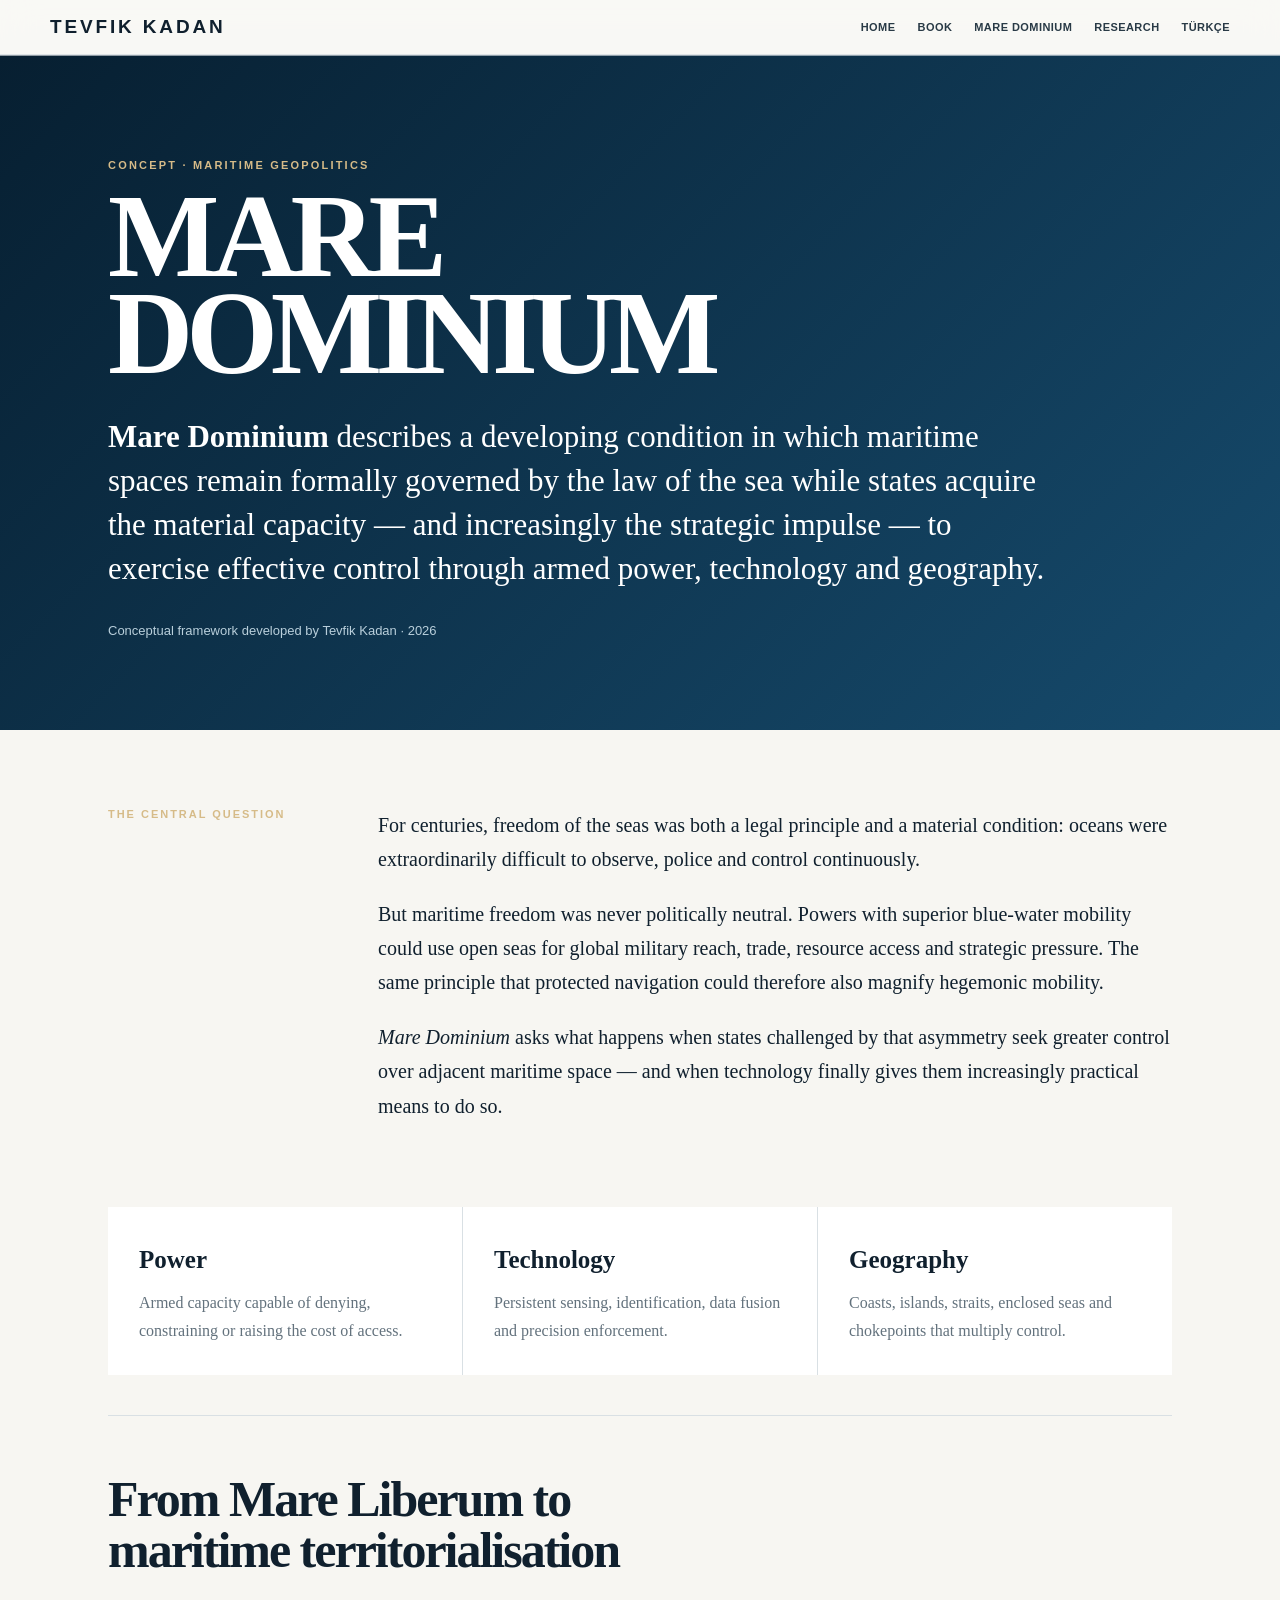
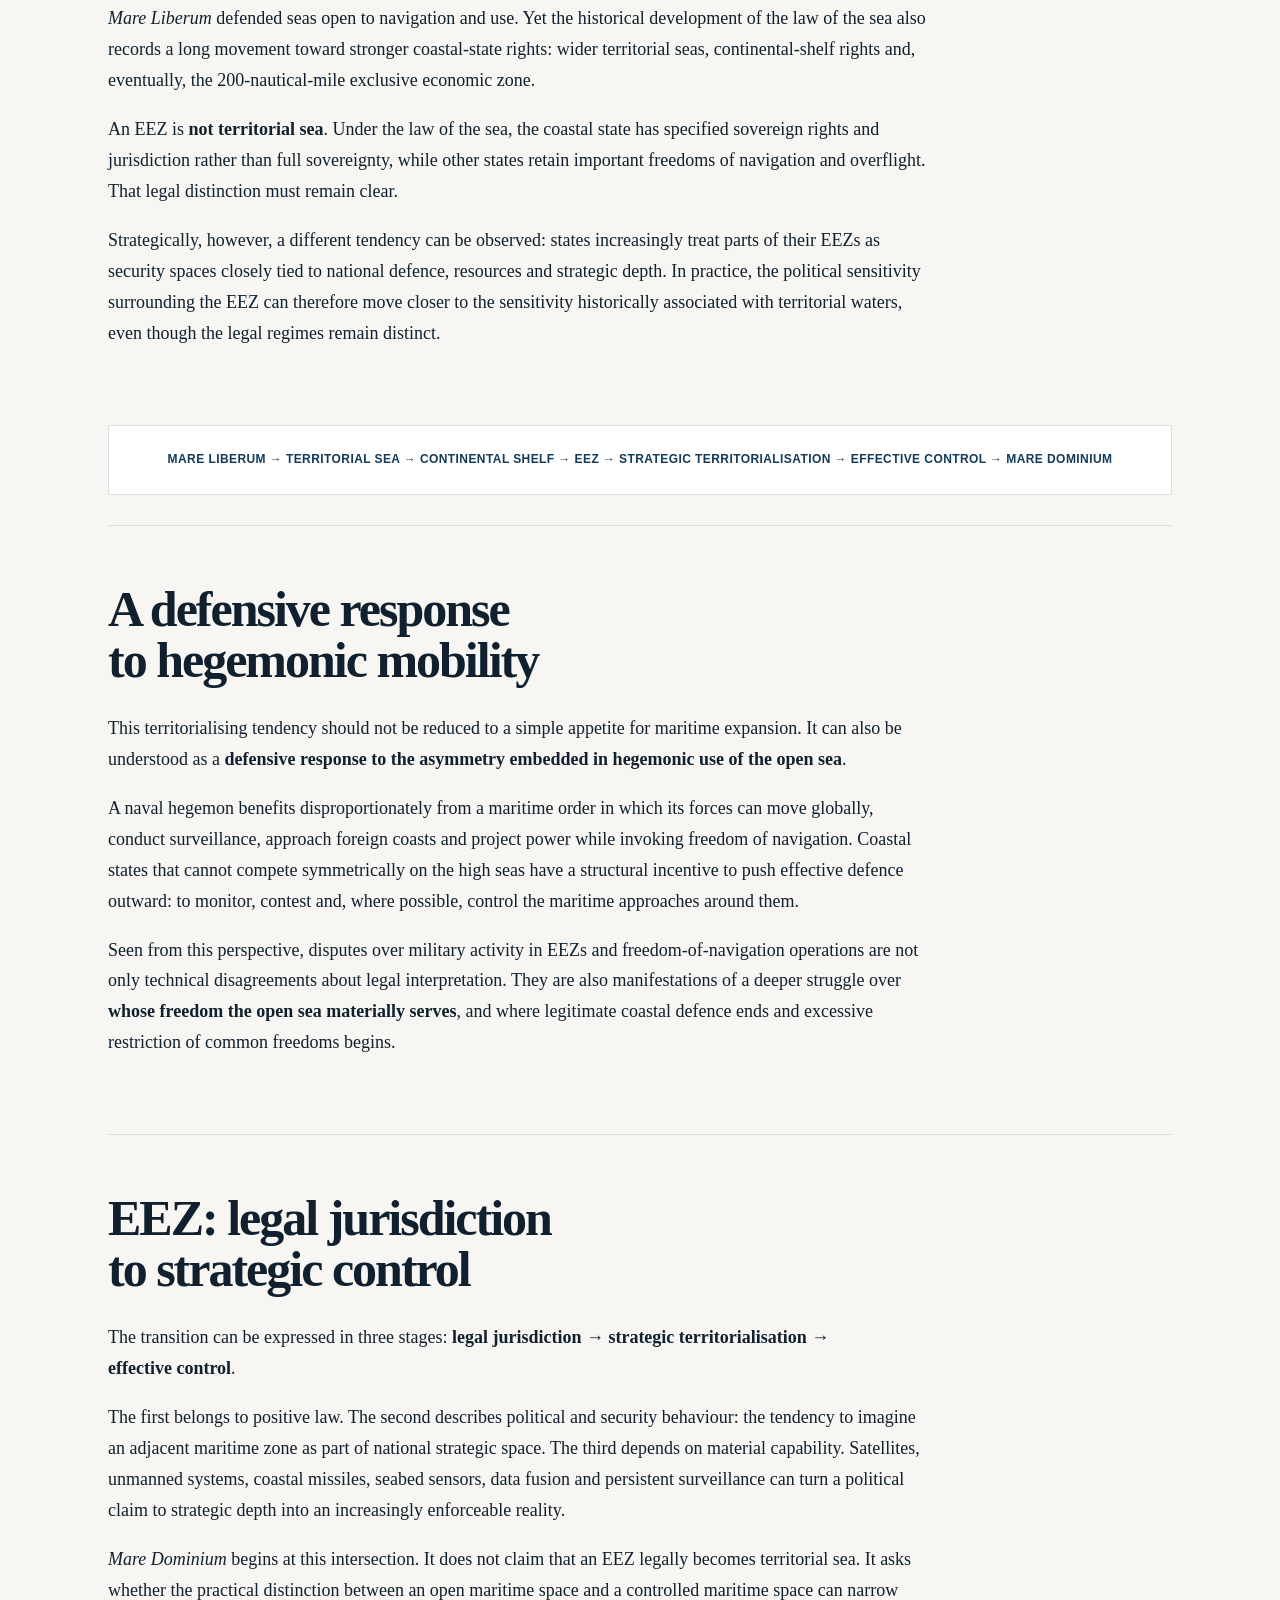
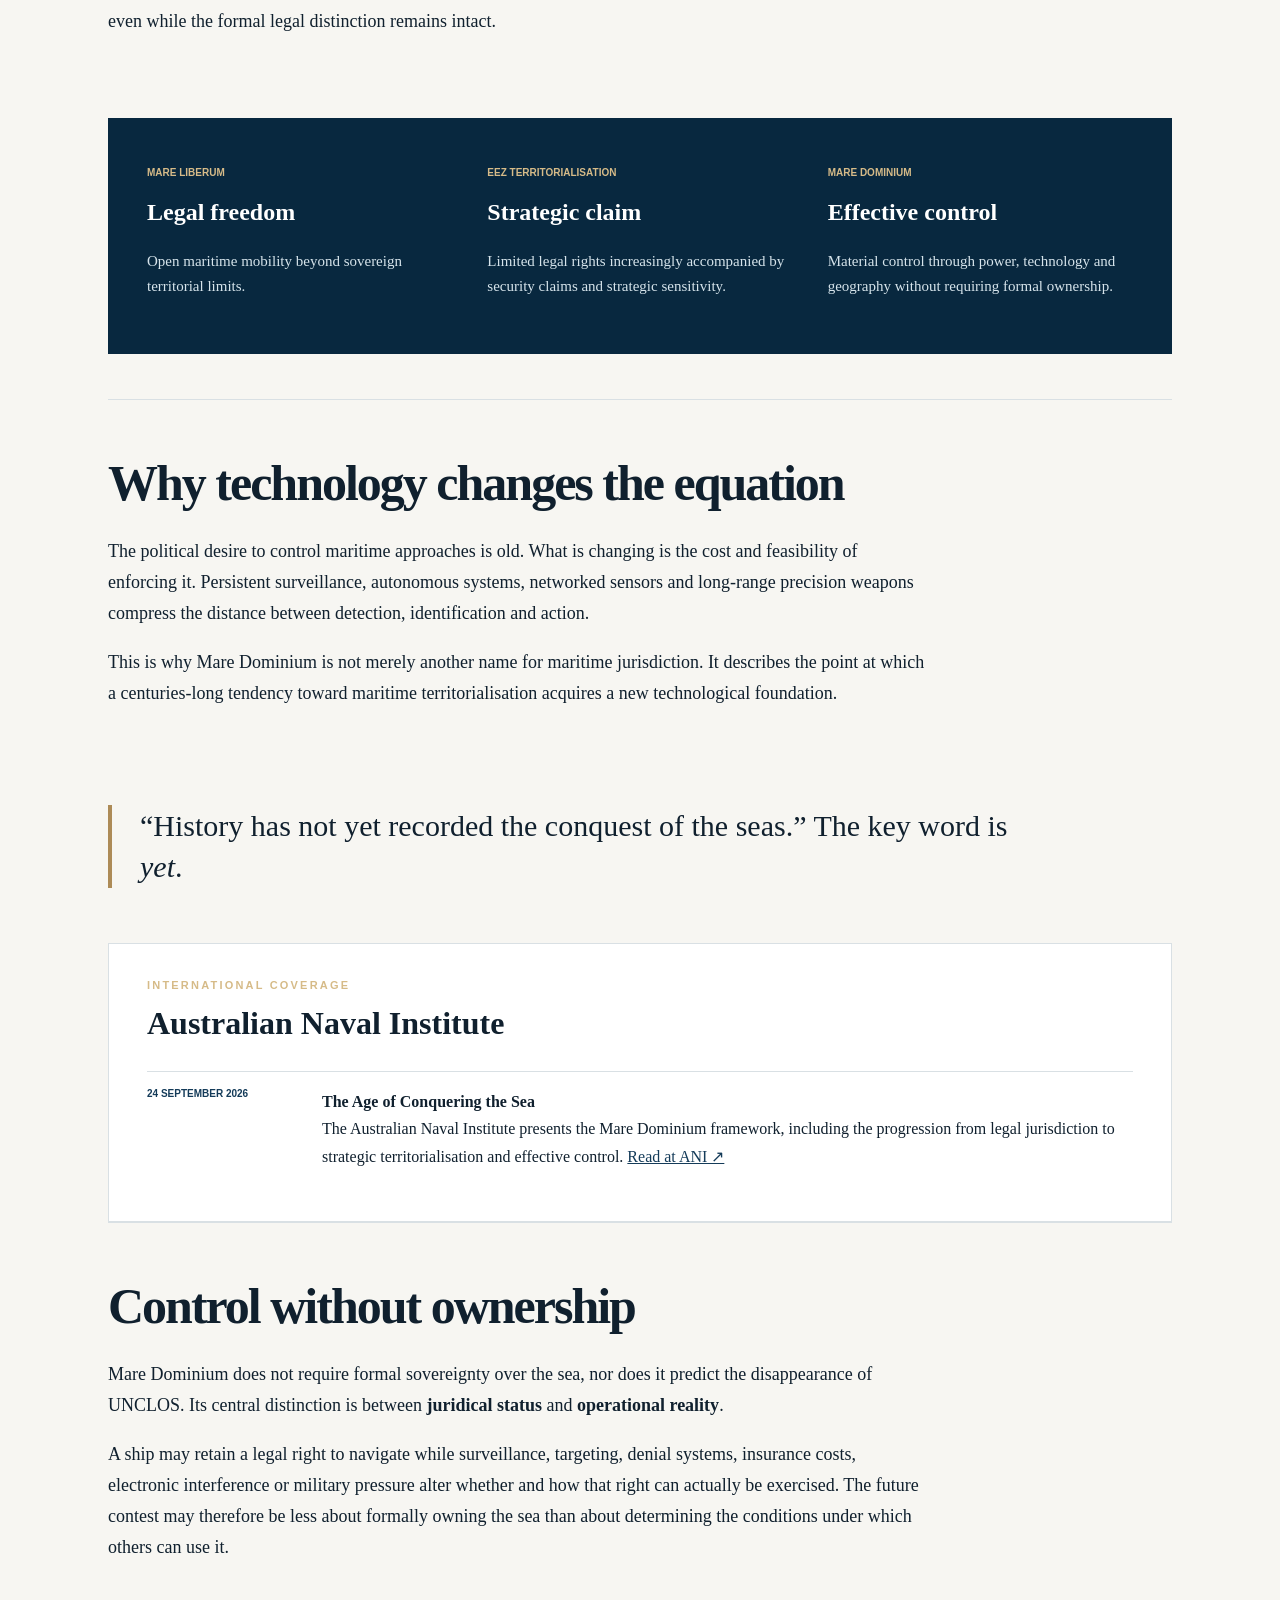
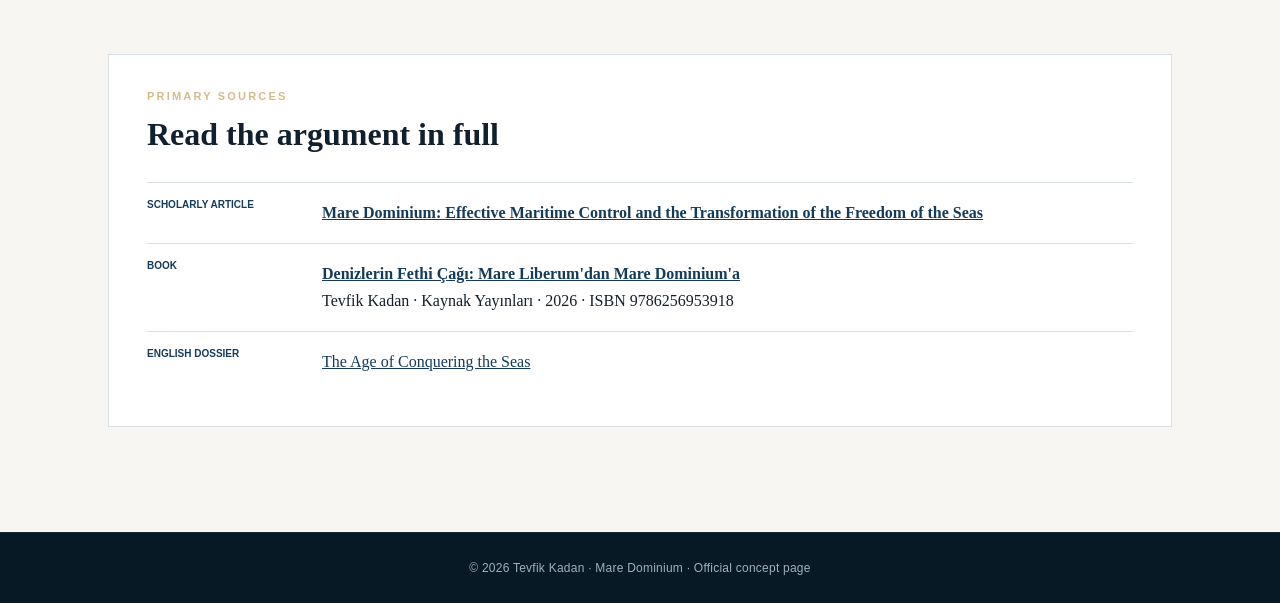
<file: mare-dominium/index.html>
<!doctype html><html lang="en"><head><meta charset="utf-8"><meta name="viewport" content="width=device-width,initial-scale=1"><title>What Is Mare Dominium? | Tevfik Kadan</title><meta name="description" content="Mare Dominium is Tevfik Kadan's framework for analysing effective maritime control, the strategic territorialisation of EEZs, and the transformation of freedom of the seas under technology, armed power and strategic geography."><meta name="author" content="Tevfik Kadan"><link rel="canonical" href="https://tevfikkadan.com/mare-dominium/"><link rel="icon" href="/favicon.svg" type="image/svg+xml"><meta property="og:type" content="article"><meta property="og:title" content="What Is Mare Dominium? | Tevfik Kadan"><meta property="og:description" content="From Mare Liberum and EEZ territorialisation to effective maritime control: a framework for the changing material basis of freedom of the seas."><meta property="og:url" content="https://tevfikkadan.com/mare-dominium/"><meta property="og:image" content="https://tevfikkadan.com/Kapak.png"><meta name="twitter:card" content="summary_large_image"><script type="application/ld+json">{"@context":"https://schema.org","@graph":[{"@type":"Article","@id":"https://tevfikkadan.com/mare-dominium/#concept","headline":"What Is Mare Dominium?","alternativeHeadline":"Effective Maritime Control, EEZ Territorialisation and the Transformation of the Freedom of the Seas","description":"Tevfik Kadan's conceptual framework for analysing the historical movement from freedom of the seas toward effective maritime control, including the growing strategic territorialisation of exclusive economic zones as a response to hegemonic exploitation of maritime freedom.","url":"https://tevfikkadan.com/mare-dominium/","image":"https://tevfikkadan.com/Kapak.png","inLanguage":"en","datePublished":"2026-09-13","dateModified":"2026-09-14","author":{"@type":"Person","@id":"https://tevfikkadan.com/#person","name":"Tevfik Kadan","url":"https://tevfikkadan.com/","sameAs":["https://scholar.google.com/citations?user=6M8F-ooAAAAJ","https://orcid.org/0009-0007-7935-5857","https://www.wikidata.org/wiki/Q141360358","https://briqjournal.com/en/user/tevfik-kadan","https://www.goodreads.com/author/show/72265727.Tevfik_Kadan"]},"about":["Mare Dominium","Freedom of the seas","Exclusive economic zone","Law of the sea","Sea power","Maritime geopolitics","Effective maritime control","Strategic territorialisation","Strategic chokepoints","Maritime technology","Freedom of navigation"],"citation":["https://doi.org/10.5281/zenodo.22726599","https://tevfikkadan.com/denizlerin-fethi-cagi/"]},{"@type":"BreadcrumbList","itemListElement":[{"@type":"ListItem","position":1,"name":"Tevfik Kadan","item":"https://tevfikkadan.com/"},{"@type":"ListItem","position":2,"name":"Mare Dominium","item":"https://tevfikkadan.com/mare-dominium/"}]}]}</script><style>:root{--ink:#10202e;--navy:#143b59;--deep:#08283f;--muted:#63727d;--paper:#f7f6f2;--line:#d9e0e4;--gold:#ad8b57}*{box-sizing:border-box}html{scroll-behavior:smooth}body{margin:0;background:var(--paper);color:var(--ink);font-family:Georgia,'Times New Roman',serif;line-height:1.72}a{color:inherit}header{position:sticky;top:0;z-index:20;background:rgba(249,249,246,.97);border-bottom:1px solid var(--line)}.nav{max-width:1120px;margin:auto;padding:17px 28px;display:flex;justify-content:space-between;align-items:center;gap:20px}.brand{font:800 18px Arial,sans-serif;letter-spacing:.15em;text-decoration:none;white-space:nowrap}.links{display:flex;gap:20px}.links a{font:800 10px Arial,sans-serif;text-transform:uppercase;text-decoration:none;white-space:nowrap}.hero{background:linear-gradient(135deg,#071f31,#164b6d);color:white}.hero-in{max-width:1120px;margin:auto;padding:104px 28px 92px}.kicker,.side{font:800 11px Arial,sans-serif;letter-spacing:.18em;text-transform:uppercase;color:#d6bb88}h1{font-size:clamp(64px,10vw,118px);line-height:.82;letter-spacing:-.06em;margin:18px 0 32px}.definition{font-size:clamp(22px,3vw,31px);line-height:1.43;max-width:950px}.origin{font:13px Arial,sans-serif;color:#b9cfdb;margin-top:31px}.wrap{max-width:1120px;margin:auto;padding:78px 28px 105px}.intro{padding:0 0 52px;display:grid;grid-template-columns:210px minmax(0,1fr);gap:60px}.section{padding:58px 0;border-top:1px solid var(--line)}.section-inner{max-width:920px}.section h2{font-size:clamp(34px,4.2vw,50px);line-height:1.02;letter-spacing:-.04em;margin:0 0 27px;max-width:800px}.text,.copy{font-size:18px}.copy{font-size:20px}.text{max-width:820px}.text p:first-child,.copy p:first-child{margin-top:0}.trinity{display:grid;grid-template-columns:repeat(3,minmax(0,1fr));gap:1px;background:var(--line);margin:12px 0 40px}.card{background:white;padding:31px}.card h2{font-size:25px;line-height:1.1;margin:8px 0}.card p{color:var(--muted);margin-bottom:0}.chain{background:white;border:1px solid var(--line);padding:24px 28px;margin:0 0 30px;font:800 12px/1.65 Arial,sans-serif;letter-spacing:.035em;color:var(--navy);text-align:center}.contrast{background:var(--deep);color:white;margin:5px 0 45px;padding:39px;display:grid;grid-template-columns:repeat(3,minmax(0,1fr));gap:35px}.contrast small{font:800 10px Arial,sans-serif;color:#d6bb88}.contrast strong{display:block;font-size:24px;margin:8px 0}.contrast p{color:#d6e4eb;font-size:15px}.quote{font-size:30px;line-height:1.38;border-left:4px solid var(--gold);padding-left:28px;margin:20px 0 55px;max-width:900px}.sources{margin-top:15px;background:white;border:1px solid var(--line);padding:35px 38px}.sources h2{font-size:32px;margin:5px 0 20px}.source{padding:16px 0;border-top:1px solid var(--line);display:grid;grid-template-columns:150px minmax(0,1fr);gap:25px}.source span{font:800 10px Arial,sans-serif;text-transform:uppercase;color:var(--navy)}.source a{color:var(--navy)}@media(max-width:760px){.nav{flex-wrap:wrap;padding:14px 20px}.links{width:100%;overflow-x:auto;padding-bottom:4px;gap:16px}.hero-in{padding:75px 20px}.wrap{padding:55px 20px}.intro{grid-template-columns:1fr;gap:18px}.section{padding:42px 0}.section h2{font-size:36px}.trinity,.contrast,.source{grid-template-columns:1fr;gap:20px}.chain{text-align:left;padding:22px}.sources{padding:28px 24px}h1{font-size:67px}.definition{font-size:22px}.quote{font-size:24px}}</style><link rel="stylesheet" href="/assets/site.css"></head><body><header><div class="nav"><a class="brand" href="/">TEVFIK KADAN</a><div class="links"><a href="/">Home</a><a href="/the-age-of-conquering-the-seas/">Book</a><a href="/mare-dominium/">Mare Dominium</a><a href="/research/">Research</a><a href="/denizlerin-fethi-cagi/">Türkçe</a></div></div></header><section class="hero"><div class="hero-in"><div class="kicker">Concept · Maritime Geopolitics</div><h1>MARE<br>DOMINIUM</h1><div class="definition"><strong>Mare Dominium</strong> describes a developing condition in which maritime spaces remain formally governed by the law of the sea while states acquire the material capacity — and increasingly the strategic impulse — to exercise effective control through armed power, technology and geography.</div><div class="origin">Conceptual framework developed by Tevfik Kadan · 2026</div></div></section><main class="wrap"><section class="intro"><div class="side">The central question</div><div class="copy"><p>For centuries, freedom of the seas was both a legal principle and a material condition: oceans were extraordinarily difficult to observe, police and control continuously.</p><p>But maritime freedom was never politically neutral. Powers with superior blue-water mobility could use open seas for global military reach, trade, resource access and strategic pressure. The same principle that protected navigation could therefore also magnify hegemonic mobility.</p><p><em>Mare Dominium</em> asks what happens when states challenged by that asymmetry seek greater control over adjacent maritime space — and when technology finally gives them increasingly practical means to do so.</p></div></section><div class="trinity"><div class="card"><h2>Power</h2><p>Armed capacity capable of denying, constraining or raising the cost of access.</p></div><div class="card"><h2>Technology</h2><p>Persistent sensing, identification, data fusion and precision enforcement.</p></div><div class="card"><h2>Geography</h2><p>Coasts, islands, straits, enclosed seas and chokepoints that multiply control.</p></div></div><section class="section"><div class="section-inner"><h2>From Mare Liberum to maritime territorialisation</h2><div class="text"><p><em>Mare Liberum</em> defended seas open to navigation and use. Yet the historical development of the law of the sea also records a long movement toward stronger coastal-state rights: wider territorial seas, continental-shelf rights and, eventually, the 200-nautical-mile exclusive economic zone.</p><p>An EEZ is <strong>not territorial sea</strong>. Under the law of the sea, the coastal state has specified sovereign rights and jurisdiction rather than full sovereignty, while other states retain important freedoms of navigation and overflight. That legal distinction must remain clear.</p><p>Strategically, however, a different tendency can be observed: states increasingly treat parts of their EEZs as security spaces closely tied to national defence, resources and strategic depth. In practice, the political sensitivity surrounding the EEZ can therefore move closer to the sensitivity historically associated with territorial waters, even though the legal regimes remain distinct.</p></div></div></section><div class="chain">MARE LIBERUM → TERRITORIAL SEA → CONTINENTAL SHELF → EEZ → STRATEGIC TERRITORIALISATION → EFFECTIVE CONTROL → MARE DOMINIUM</div><section class="section"><div class="section-inner"><h2>A defensive response to hegemonic mobility</h2><div class="text"><p>This territorialising tendency should not be reduced to a simple appetite for maritime expansion. It can also be understood as a <strong>defensive response to the asymmetry embedded in hegemonic use of the open sea</strong>.</p><p>A naval hegemon benefits disproportionately from a maritime order in which its forces can move globally, conduct surveillance, approach foreign coasts and project power while invoking freedom of navigation. Coastal states that cannot compete symmetrically on the high seas have a structural incentive to push effective defence outward: to monitor, contest and, where possible, control the maritime approaches around them.</p><p>Seen from this perspective, disputes over military activity in EEZs and freedom-of-navigation operations are not only technical disagreements about legal interpretation. They are also manifestations of a deeper struggle over <strong>whose freedom the open sea materially serves</strong>, and where legitimate coastal defence ends and excessive restriction of common freedoms begins.</p></div></div></section><section class="section"><div class="section-inner"><h2>EEZ: legal jurisdiction to strategic control</h2><div class="text"><p>The transition can be expressed in three stages: <strong>legal jurisdiction → strategic territorialisation → effective control</strong>.</p><p>The first belongs to positive law. The second describes political and security behaviour: the tendency to imagine an adjacent maritime zone as part of national strategic space. The third depends on material capability. Satellites, unmanned systems, coastal missiles, seabed sensors, data fusion and persistent surveillance can turn a political claim to strategic depth into an increasingly enforceable reality.</p><p><em>Mare Dominium</em> begins at this intersection. It does not claim that an EEZ legally becomes territorial sea. It asks whether the practical distinction between an open maritime space and a controlled maritime space can narrow even while the formal legal distinction remains intact.</p></div></div></section><div class="contrast"><div><small>MARE LIBERUM</small><strong>Legal freedom</strong><p>Open maritime mobility beyond sovereign territorial limits.</p></div><div><small>EEZ TERRITORIALISATION</small><strong>Strategic claim</strong><p>Limited legal rights increasingly accompanied by security claims and strategic sensitivity.</p></div><div><small>MARE DOMINIUM</small><strong>Effective control</strong><p>Material control through power, technology and geography without requiring formal ownership.</p></div></div><section class="section"><div class="section-inner"><h2>Why technology changes the equation</h2><div class="text"><p>The political desire to control maritime approaches is old. What is changing is the cost and feasibility of enforcing it. Persistent surveillance, autonomous systems, networked sensors and long-range precision weapons compress the distance between detection, identification and action.</p><p>This is why Mare Dominium is not merely another name for maritime jurisdiction. It describes the point at which a centuries-long tendency toward maritime territorialisation acquires a new technological foundation.</p></div></div></section><div class="quote">“History has not yet recorded the conquest of the seas.” The key word is <em>yet</em>.</div><section class="sources"><div class="kicker">International Coverage</div><h2>Australian Naval Institute</h2><div class="source"><span>24 September 2026</span><div><strong>The Age of Conquering the Sea</strong><br>The Australian Naval Institute presents the Mare Dominium framework, including the progression from legal jurisdiction to strategic territorialisation and effective control. <a href="https://navalinstitute.com.au/the-age-of-conquering-the-sea/" target="_blank" rel="noopener">Read at ANI ↗</a></div></div></section><section class="section"><div class="section-inner"><h2>Control without ownership</h2><div class="text"><p>Mare Dominium does not require formal sovereignty over the sea, nor does it predict the disappearance of UNCLOS. Its central distinction is between <strong>juridical status</strong> and <strong>operational reality</strong>.</p><p>A ship may retain a legal right to navigate while surveillance, targeting, denial systems, insurance costs, electronic interference or military pressure alter whether and how that right can actually be exercised. The future contest may therefore be less about formally owning the sea than about determining the conditions under which others can use it.</p></div></div></section><section class="sources"><div class="kicker">Primary sources</div><h2>Read the argument in full</h2><div class="source"><span>Scholarly article</span><div><a href="/research/mare-dominium.html"><strong>Mare Dominium: Effective Maritime Control and the Transformation of the Freedom of the Seas</strong></a></div></div><div class="source"><span>Book</span><div><a href="/denizlerin-fethi-cagi/"><strong>Denizlerin Fethi Çağı: Mare Liberum'dan Mare Dominium'a</strong></a><br>Tevfik Kadan · Kaynak Yayınları · 2026 · ISBN 9786256953918</div></div><div class="source"><span>English dossier</span><div><a href="/the-age-of-conquering-the-seas/">The Age of Conquering the Seas</a></div></div></section></main><footer>© 2026 Tevfik Kadan · Mare Dominium · Official concept page</footer></body></html>
</file>
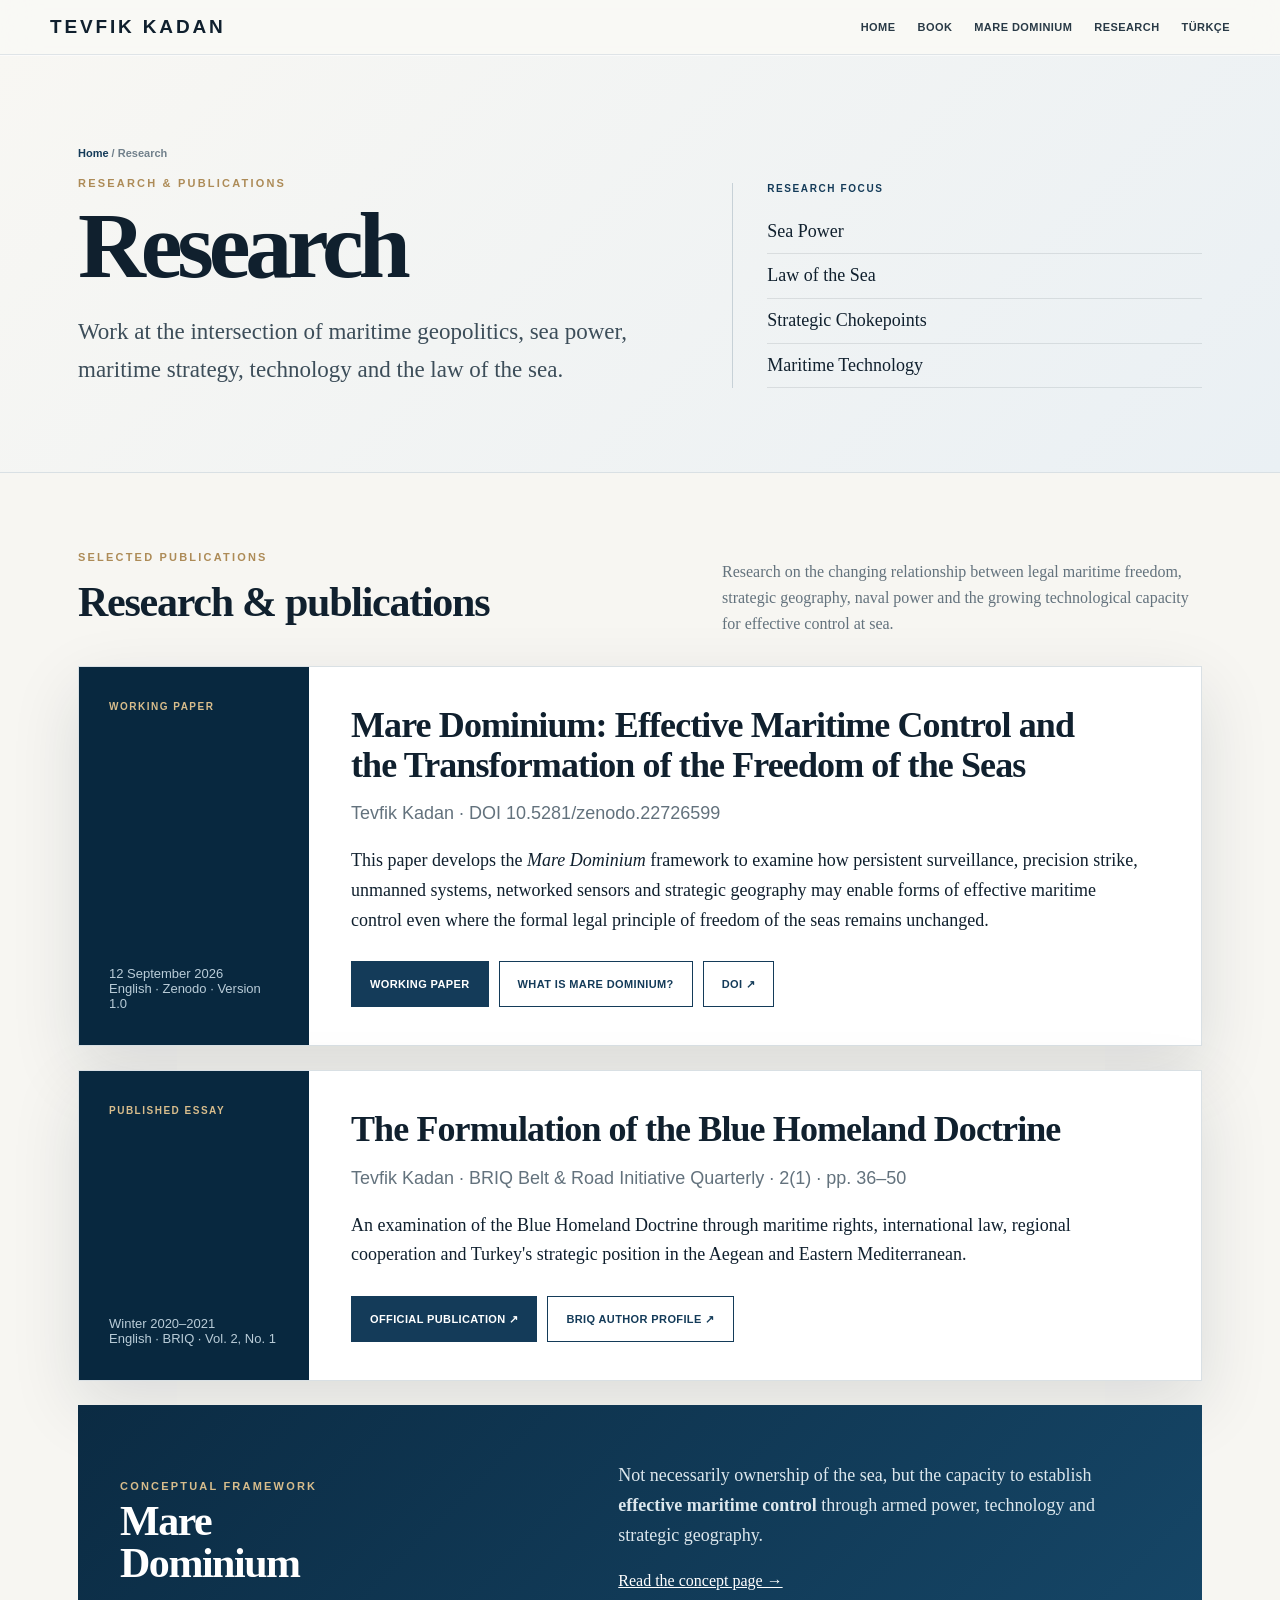
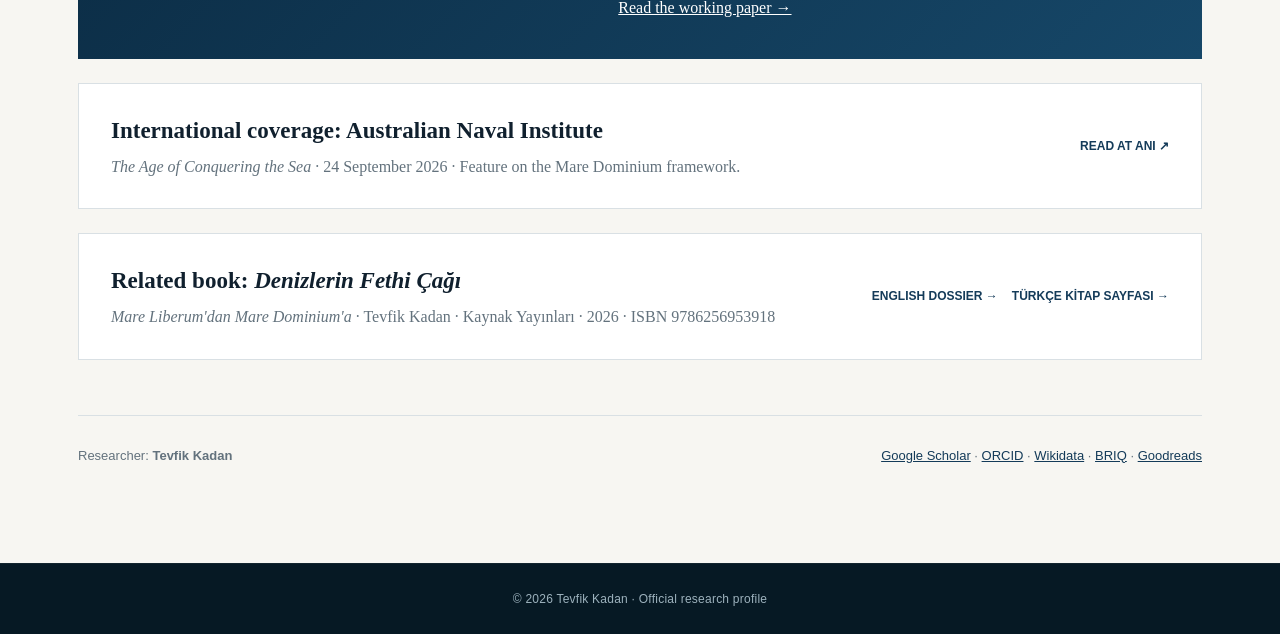
<file: research/index.html>
<!doctype html><html lang="en"><head><meta charset="utf-8"><meta name="viewport" content="width=device-width,initial-scale=1"><title>Research | Tevfik Kadan</title><meta name="description" content="Research and scholarly publications by Tevfik Kadan on maritime geopolitics, sea power, maritime strategy, law of the sea and Mare Dominium."><meta name="author" content="Tevfik Kadan"><link rel="canonical" href="https://tevfikkadan.com/research/"><link rel="icon" href="/favicon.svg" type="image/svg+xml"><meta property="og:type" content="website"><meta property="og:title" content="Research | Tevfik Kadan"><meta property="og:description" content="Scholarly publications on maritime geopolitics, sea power, maritime strategy and the law of the sea."><meta property="og:url" content="https://tevfikkadan.com/research/"><meta property="og:image" content="https://tevfikkadan.com/Kapak.png"><meta name="twitter:card" content="summary_large_image"><script type="application/ld+json">{"@context":"https://schema.org","@graph":[{"@type":"ProfilePage","@id":"https://tevfikkadan.com/research/#profile","url":"https://tevfikkadan.com/research/","name":"Research | Tevfik Kadan","dateModified":"2026-09-14","mainEntity":{"@id":"https://tevfikkadan.com/#person"}},{"@type":"Person","@id":"https://tevfikkadan.com/#person","name":"Tevfik Kadan","url":"https://tevfikkadan.com/","sameAs":["https://scholar.google.com/citations?user=6M8F-ooAAAAJ","https://orcid.org/0009-0007-7935-5857","https://www.wikidata.org/wiki/Q141360358","https://briqjournal.com/en/user/tevfik-kadan","https://www.goodreads.com/author/show/72265727.Tevfik_Kadan"]},{"@type":"ScholarlyArticle","@id":"https://tevfikkadan.com/research/mare-dominium.html#article","name":"Mare Dominium: Effective Maritime Control and the Transformation of the Freedom of the Seas","url":"https://tevfikkadan.com/research/mare-dominium.html","datePublished":"2026-09-12","inLanguage":"en","author":{"@id":"https://tevfikkadan.com/#person"},"identifier":{"@type":"PropertyValue","propertyID":"DOI","value":"10.5281/zenodo.22726599"},"sameAs":"https://doi.org/10.5281/zenodo.22726599"},{"@type":"ScholarlyArticle","@id":"https://briqjournal.com/en/the-formulation-the-blue-homeland-doctrine#article","name":"The Formulation of the Blue Homeland Doctrine","url":"https://briqjournal.com/en/the-formulation-the-blue-homeland-doctrine","datePublished":"2021","inLanguage":"en","author":{"@id":"https://tevfikkadan.com/#person"},"isPartOf":{"@type":"Periodical","name":"BRIQ Belt & Road Initiative Quarterly","issn":["2687-5896","2718-0581"]},"pagination":"36-50"},{"@type":"BreadcrumbList","itemListElement":[{"@type":"ListItem","position":1,"name":"Tevfik Kadan","item":"https://tevfikkadan.com/"},{"@type":"ListItem","position":2,"name":"Research","item":"https://tevfikkadan.com/research/"}]}]}</script><style>:root{--ink:#10202e;--navy:#153b59;--deep:#0b2b43;--muted:#61707c;--paper:#f7f6f2;--white:#fff;--line:#d9e0e4;--gold:#ad8b57;--soft:#edf2f5;--shadow:0 22px 60px rgba(16,32,46,.10)}*{box-sizing:border-box}html{scroll-behavior:smooth}body{margin:0;background:var(--paper);color:var(--ink);font-family:Georgia,'Times New Roman',serif;line-height:1.65}a{color:inherit}header{position:sticky;top:0;z-index:10;background:rgba(250,250,248,.94);backdrop-filter:blur(12px);border-bottom:1px solid var(--line)}.nav{max-width:1180px;margin:auto;padding:18px 28px;display:flex;justify-content:space-between;align-items:center;gap:28px}.brand{font:800 18px Arial,sans-serif;letter-spacing:.14em;text-decoration:none;white-space:nowrap}.navlinks{display:flex;gap:22px;align-items:center}.navlinks a{font:700 11px Arial,sans-serif;letter-spacing:.05em;text-transform:uppercase;text-decoration:none;white-space:nowrap}.hero{background:linear-gradient(135deg,#f8f7f3,#eaf0f4);border-bottom:1px solid var(--line)}.hero-inner{max-width:1180px;margin:auto;padding:92px 28px 84px;display:grid;grid-template-columns:1.1fr .9fr;gap:80px;align-items:end}.crumb{font:700 11px Arial,sans-serif;color:#71808b;margin-bottom:18px}.crumb a{color:var(--navy);text-decoration:none}.kicker{font:800 11px Arial,sans-serif;letter-spacing:.2em;text-transform:uppercase;color:var(--gold)}h1{font-size:clamp(58px,8vw,94px);line-height:.9;letter-spacing:-.055em;margin:14px 0 25px}.lead{font-size:23px;max-width:720px;color:#3c4d59;margin:0}.scope{border-left:1px solid #c7d1d7;padding-left:34px}.scope-label{font:800 10px Arial,sans-serif;letter-spacing:.16em;text-transform:uppercase;color:var(--navy);margin-bottom:16px}.scope div:not(.scope-label){font-size:18px;padding:7px 0;border-bottom:1px solid rgba(16,32,46,.10)}.wrap{max-width:1180px;margin:auto;padding:78px 28px 100px}.section-head{display:flex;justify-content:space-between;align-items:end;gap:30px;margin-bottom:28px}.section-head h2{font-size:42px;letter-spacing:-.03em;margin:5px 0 0}.section-note{max-width:480px;color:var(--muted)}.pub{display:grid;grid-template-columns:230px 1fr;background:var(--white);border:1px solid var(--line);box-shadow:var(--shadow)}.pub+.pub{margin-top:24px}.pub-side{background:var(--deep);color:white;padding:34px 30px;display:flex;flex-direction:column;justify-content:space-between}.pub-type{font:800 10px Arial,sans-serif;letter-spacing:.15em;text-transform:uppercase;color:#d8bd8c}.date{font:13px Arial,sans-serif;color:#b9ccd8}.pub-main{padding:38px 42px}.pub-main h2{font-size:36px;line-height:1.12;letter-spacing:-.025em;margin:0 0 15px}.meta{font:13px Arial,sans-serif;color:var(--muted);margin-bottom:22px}.pub-main p{font-size:18px;max-width:800px}.actions{display:flex;gap:10px;flex-wrap:wrap;margin-top:26px}.btn{display:inline-flex;align-items:center;min-height:44px;padding:10px 16px;border:1px solid var(--navy);background:var(--navy);color:white;text-decoration:none;font:800 11px Arial,sans-serif;letter-spacing:.03em}.btn.alt{background:transparent;color:var(--navy)}.concept{margin-top:24px;background:linear-gradient(135deg,#0b2b43,#164768);color:white;padding:38px 42px;display:grid;grid-template-columns:.9fr 1.1fr;gap:55px;align-items:center}.concept h3{font-size:42px;line-height:1;margin:8px 0 0;letter-spacing:-.035em}.concept p{color:#dce7ed;font-size:18px}.concept a{color:white}.book{margin-top:24px;border:1px solid var(--line);background:#fff;padding:28px 32px;display:grid;grid-template-columns:1fr auto;gap:30px;align-items:center}.book strong{display:block;font-size:23px;margin-bottom:4px}.book p{margin:0;color:var(--muted)}.book a{color:var(--navy);font:800 12px Arial,sans-serif;text-decoration:none}.book-links{display:flex;gap:14px;flex-wrap:wrap;justify-content:flex-end}.identity{margin-top:55px;padding-top:32px;border-top:1px solid var(--line);display:flex;justify-content:space-between;gap:30px;color:var(--muted);font:13px Arial,sans-serif}.identity a{color:var(--navy)}footer{background:#091f30;color:#a9becb;padding:25px;text-align:center;font:12px Arial,sans-serif}@media(max-width:800px){.nav{flex-wrap:wrap;padding:14px 20px}.navlinks{width:100%;overflow-x:auto;padding-bottom:4px;gap:16px}.hero-inner,.pub,.concept{grid-template-columns:1fr}.hero-inner{gap:38px;padding:66px 20px}.scope{border-left:0;border-top:1px solid #c7d1d7;padding:25px 0 0}.wrap{padding:55px 20px}.pub-main,.concept{padding:28px}.pub-side{min-height:150px}.section-head,.book,.identity{display:block}.section-note{margin-top:10px}.book-links{justify-content:flex-start;margin-top:15px}.book a{display:inline-block}h1{font-size:62px}}</style><link rel="stylesheet" href="/assets/site.css"></head><body><header><div class="nav"><a class="brand" href="/">TEVFIK KADAN</a><div class="navlinks"><a href="/">Home</a><a href="/the-age-of-conquering-the-seas/">Book</a><a href="/mare-dominium/">Mare Dominium</a><a href="/research/">Research</a><a href="/denizlerin-fethi-cagi/">Türkçe</a></div></div></header><section class="hero"><div class="hero-inner"><div><div class="crumb"><a href="/">Home</a> / Research</div><div class="kicker">Research & Publications</div><h1>Research</h1><p class="lead">Work at the intersection of maritime geopolitics, sea power, maritime strategy, technology and the law of the sea.</p></div><aside class="scope"><div class="scope-label">Research focus</div><div>Sea Power</div><div>Law of the Sea</div><div>Strategic Chokepoints</div><div>Maritime Technology</div></aside></div></section><main class="wrap"><div class="section-head"><div><div class="kicker">Selected Publications</div><h2>Research & publications</h2></div><div class="section-note">Research on the changing relationship between legal maritime freedom, strategic geography, naval power and the growing technological capacity for effective control at sea.</div></div><article class="pub"><div class="pub-side"><div class="pub-type">Working Paper</div><div class="date">12 September 2026<br>English · Zenodo · Version 1.0</div></div><div class="pub-main"><h2>Mare Dominium: Effective Maritime Control and the Transformation of the Freedom of the Seas</h2><p class="meta">Tevfik Kadan · DOI 10.5281/zenodo.22726599</p><p>This paper develops the <em>Mare Dominium</em> framework to examine how persistent surveillance, precision strike, unmanned systems, networked sensors and strategic geography may enable forms of effective maritime control even where the formal legal principle of freedom of the seas remains unchanged.</p><div class="actions"><a class="btn" href="/research/mare-dominium.html">Working paper</a><a class="btn alt" href="/mare-dominium/">What is Mare Dominium?</a><a class="btn alt" href="https://doi.org/10.5281/zenodo.22726599" target="_blank" rel="noopener">DOI ↗</a></div></div></article><article class="pub"><div class="pub-side"><div class="pub-type">Published Essay</div><div class="date">Winter 2020–2021<br>English · BRIQ · Vol. 2, No. 1</div></div><div class="pub-main"><h2>The Formulation of the Blue Homeland Doctrine</h2><p class="meta">Tevfik Kadan · BRIQ Belt &amp; Road Initiative Quarterly · 2(1) · pp. 36–50</p><p>An examination of the Blue Homeland Doctrine through maritime rights, international law, regional cooperation and Turkey's strategic position in the Aegean and Eastern Mediterranean.</p><div class="actions"><a class="btn" href="https://briqjournal.com/en/the-formulation-the-blue-homeland-doctrine" target="_blank" rel="noopener">Official publication ↗</a><a class="btn alt" href="https://briqjournal.com/en/user/tevfik-kadan" target="_blank" rel="noopener">BRIQ author profile ↗</a></div></div></article><section class="concept"><div><div class="kicker" style="color:#d8bd8c">Conceptual Framework</div><h3>Mare<br>Dominium</h3></div><div><p>Not necessarily ownership of the sea, but the capacity to establish <strong>effective maritime control</strong> through armed power, technology and strategic geography.</p><a href="/mare-dominium/">Read the concept page →</a><br><a href="/research/mare-dominium.html">Read the working paper →</a></div></section><section class="book"><div><strong>International coverage: Australian Naval Institute</strong><p><em>The Age of Conquering the Sea</em> · 24 September 2026 · Feature on the Mare Dominium framework.</p></div><div class="book-links"><a href="https://navalinstitute.com.au/the-age-of-conquering-the-sea/" target="_blank" rel="noopener">READ AT ANI ↗</a></div></section><section class="book"><div><strong>Related book: <em>Denizlerin Fethi Çağı</em></strong><p><em>Mare Liberum'dan Mare Dominium'a</em> · Tevfik Kadan · Kaynak Yayınları · 2026 · ISBN 9786256953918</p></div><div class="book-links"><a href="/the-age-of-conquering-the-seas/">ENGLISH DOSSIER →</a><a href="/denizlerin-fethi-cagi/">TÜRKÇE KİTAP SAYFASI →</a></div></section><div class="identity"><div>Researcher: <strong>Tevfik Kadan</strong></div><div><a href="https://scholar.google.com/citations?user=6M8F-ooAAAAJ" target="_blank" rel="noopener">Google Scholar</a> · <a href="https://orcid.org/0009-0007-7935-5857" target="_blank" rel="noopener">ORCID</a> · <a href="https://www.wikidata.org/wiki/Q141360358" target="_blank" rel="noopener">Wikidata</a> · <a href="https://briqjournal.com/en/user/tevfik-kadan" target="_blank" rel="noopener">BRIQ</a> · <a href="https://www.goodreads.com/author/show/72265727.Tevfik_Kadan" target="_blank" rel="noopener">Goodreads</a></div></div></main><footer>© 2026 Tevfik Kadan · Official research profile</footer></body></html>
</file>
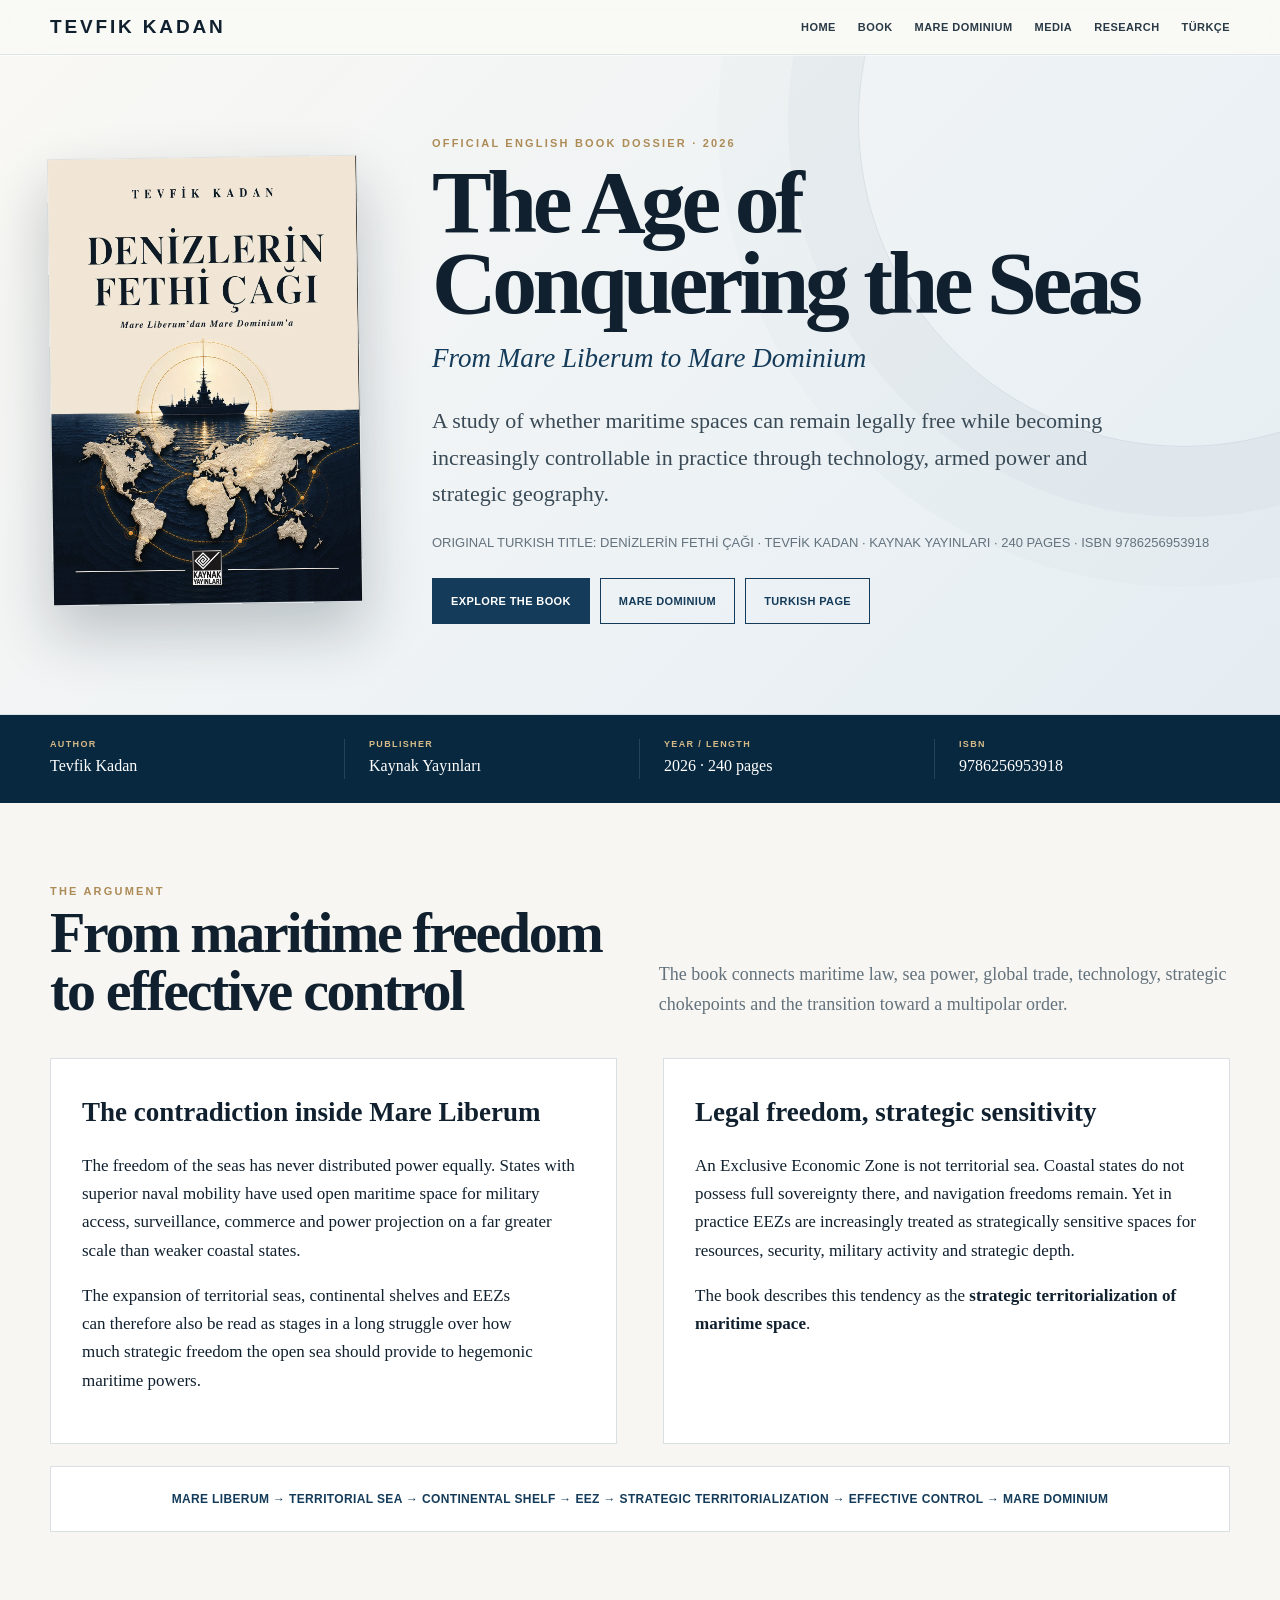
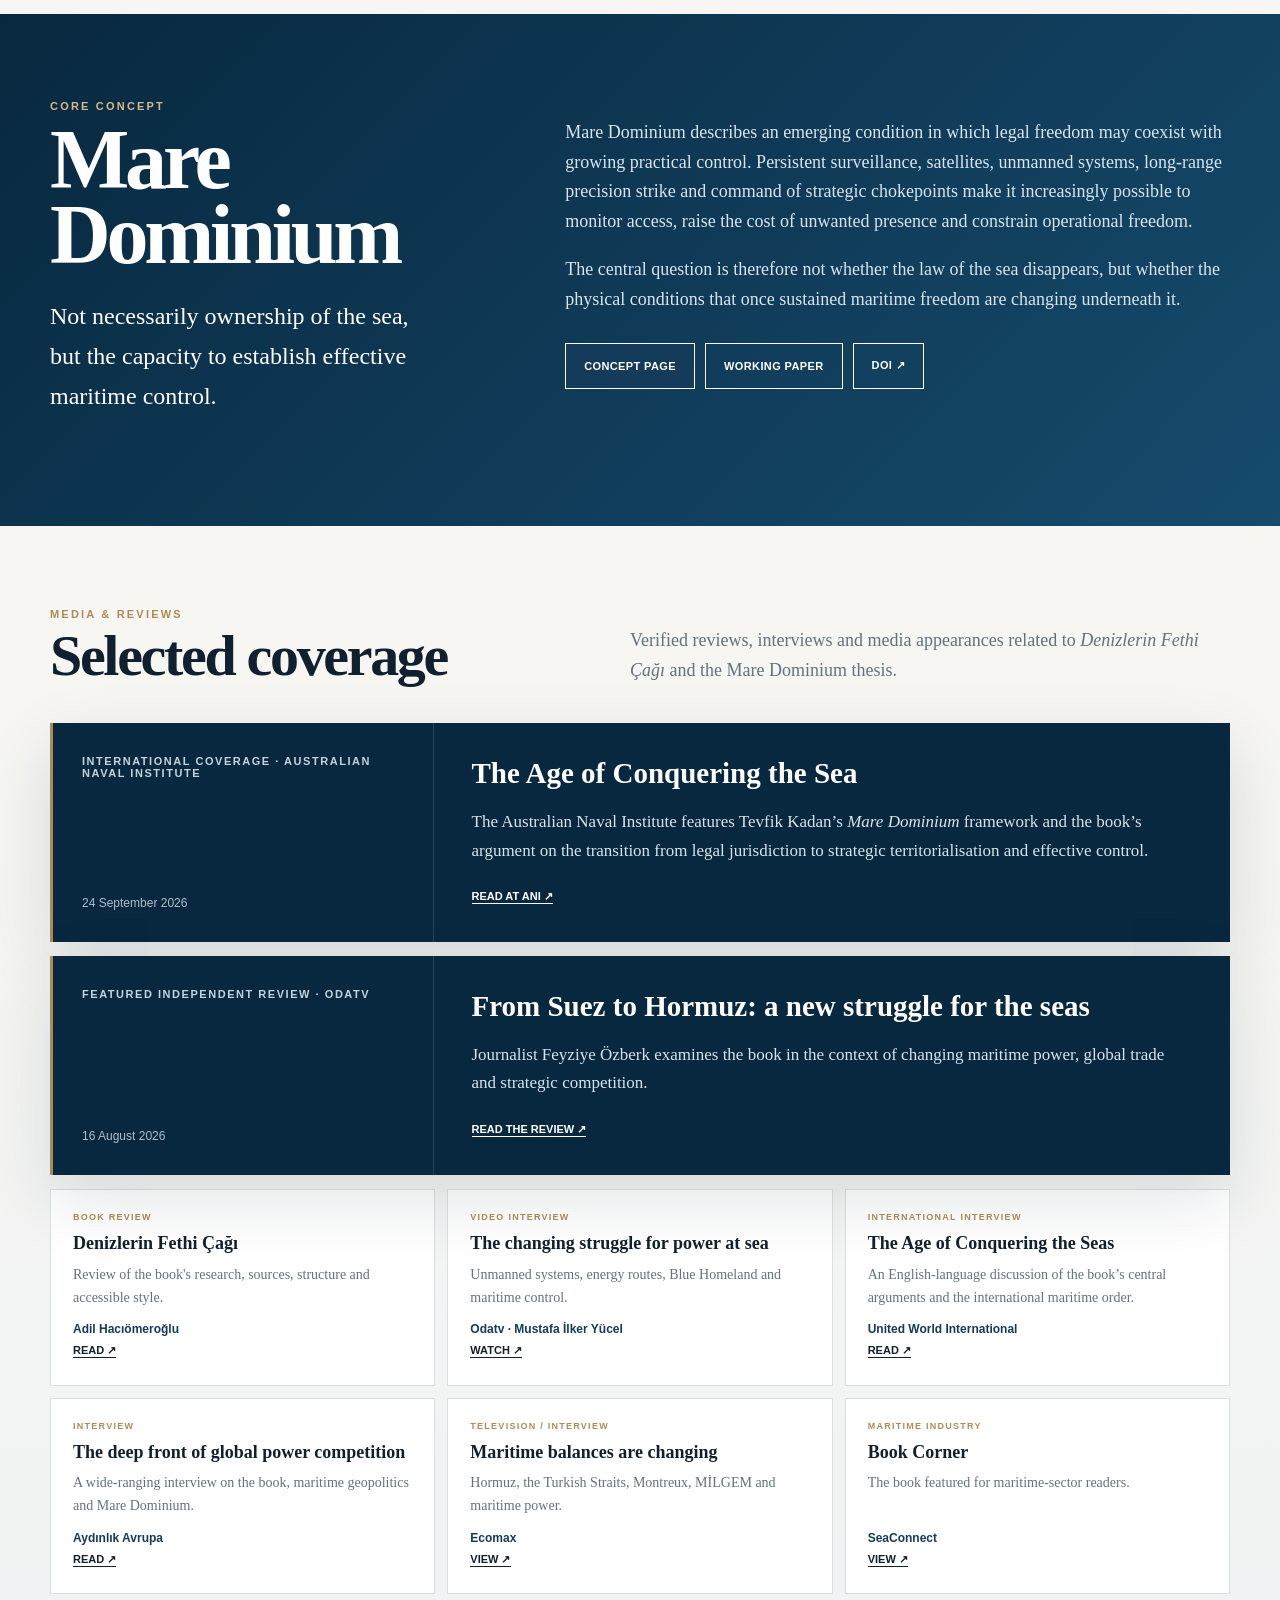
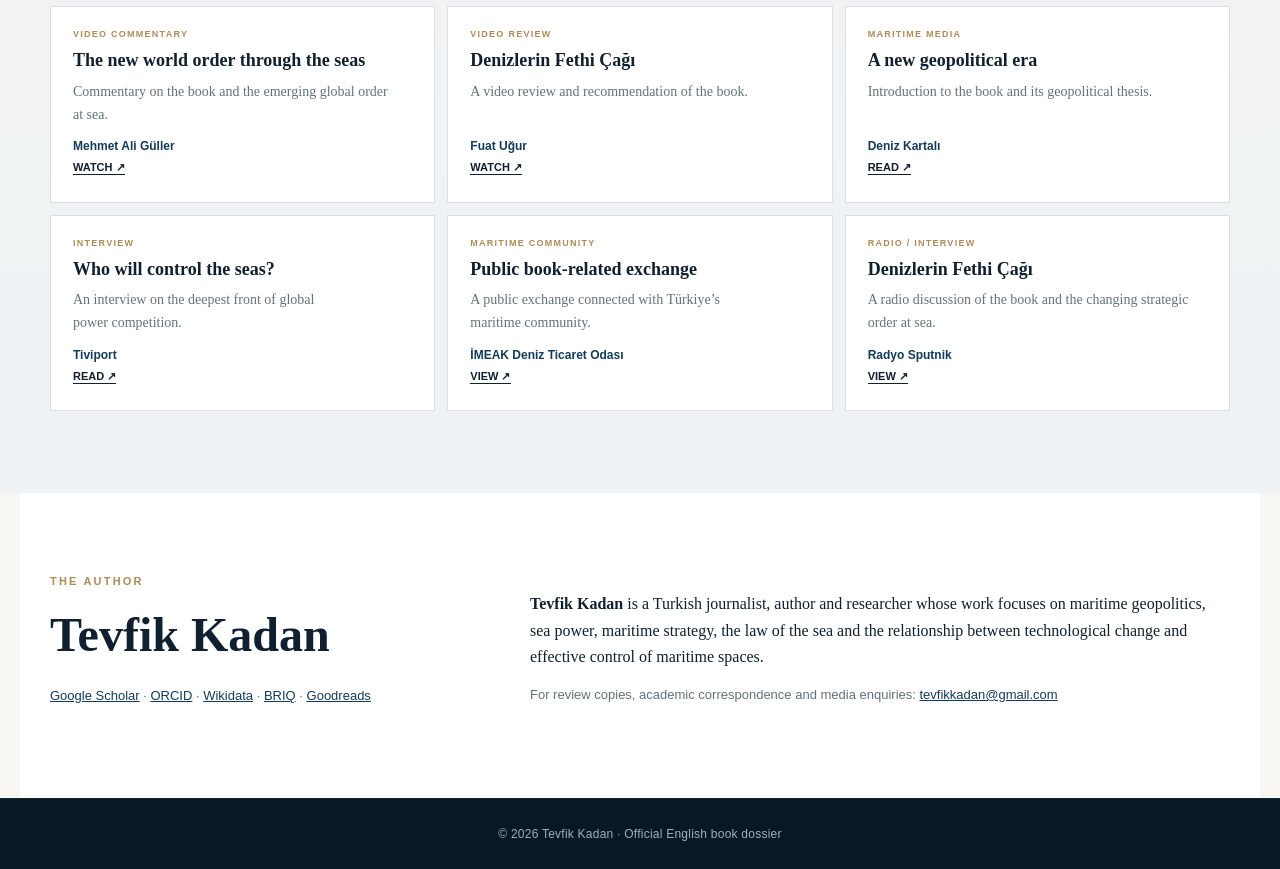
<file: the-age-of-conquering-the-seas/index.html>
<!doctype html>
<html lang="en">
<head>
<meta charset="utf-8">
<meta name="viewport" content="width=device-width,initial-scale=1">
<title>The Age of Conquering the Seas | Tevfik Kadan</title>
<meta name="description" content="Official English dossier for Tevfik Kadan's Denizlerin Fethi Çağı: From Mare Liberum to Mare Dominium, on sea power, maritime law and effective control.">
<meta name="author" content="Tevfik Kadan">
<link rel="canonical" href="https://tevfikkadan.com/the-age-of-conquering-the-seas/">
<link rel="alternate" hreflang="en" href="https://tevfikkadan.com/the-age-of-conquering-the-seas/">
<link rel="alternate" hreflang="tr" href="https://tevfikkadan.com/denizlerin-fethi-cagi/">
<link rel="alternate" hreflang="x-default" href="https://tevfikkadan.com/denizlerin-fethi-cagi/">
<link rel="icon" href="/favicon.svg" type="image/svg+xml">
<meta property="og:type" content="book"><meta property="og:title" content="The Age of Conquering the Seas | Tevfik Kadan"><meta property="og:description" content="Official English dossier for Denizlerin Fethi Çağı: From Mare Liberum to Mare Dominium."><meta property="og:url" content="https://tevfikkadan.com/the-age-of-conquering-the-seas/"><meta property="og:image" content="https://tevfikkadan.com/Kapak.png"><meta name="twitter:card" content="summary_large_image">
<script type="application/ld+json">{"@context":"https://schema.org","@graph":[{"@type":"Book","@id":"https://tevfikkadan.com/denizlerin-fethi-cagi/#book","name":"Denizlerin Fethi Çağı: Mare Liberum'dan Mare Dominium'a","alternateName":"The Age of Conquering the Seas: From Mare Liberum to Mare Dominium","url":"https://tevfikkadan.com/denizlerin-fethi-cagi/","image":"https://tevfikkadan.com/Kapak.png","isbn":"9786256953918","datePublished":"2026","inLanguage":"tr","numberOfPages":240,"author":{"@type":"Person","@id":"https://tevfikkadan.com/#person","name":"Tevfik Kadan","url":"https://tevfikkadan.com/","sameAs":["https://scholar.google.com/citations?user=6M8F-ooAAAAJ","https://orcid.org/0009-0007-7935-5857","https://www.wikidata.org/wiki/Q141360358","https://briqjournal.com/en/user/tevfik-kadan","https://www.goodreads.com/author/show/72265727.Tevfik_Kadan"]},"sameAs":["https://www.wikidata.org/wiki/Q141348570","https://tevfikkadan.com/the-age-of-conquering-the-seas/"],"about":["Mare Dominium","freedom of the seas","law of the sea","sea power","maritime geopolitics","maritime strategy"]},{"@type":"BreadcrumbList","itemListElement":[{"@type":"ListItem","position":1,"name":"Tevfik Kadan","item":"https://tevfikkadan.com/"},{"@type":"ListItem","position":2,"name":"The Age of Conquering the Seas","item":"https://tevfikkadan.com/the-age-of-conquering-the-seas/"}]}]}</script>
<style>
:root{--ink:#10202e;--navy:#143b59;--deep:#08283f;--deep2:#164b6d;--muted:#63727d;--paper:#f7f6f2;--soft:#edf2f5;--white:#fff;--line:#d9e0e4;--gold:#ad8b57;--gold2:#d6bb88;--shadow:0 24px 65px rgba(16,32,46,.12)}
*{box-sizing:border-box}html{scroll-behavior:smooth}body{margin:0;background:var(--paper);color:var(--ink);font-family:Georgia,'Times New Roman',serif;line-height:1.66}a{color:inherit}.kicker{font:800 11px Arial,sans-serif;letter-spacing:.2em;text-transform:uppercase;color:var(--gold)}
header{position:sticky;top:0;z-index:30;background:rgba(249,249,246,.94);backdrop-filter:blur(14px);border-bottom:1px solid var(--line)}.nav{max-width:1240px;margin:auto;padding:16px 30px;display:flex;align-items:center;justify-content:space-between;gap:30px}.brand{font:800 19px Arial,sans-serif;letter-spacing:.15em;text-decoration:none;white-space:nowrap}.nav nav{display:flex;gap:22px;align-items:center}.nav nav a{font:800 11px Arial,sans-serif;text-transform:uppercase;text-decoration:none;color:#293a46;white-space:nowrap}
.hero{position:relative;overflow:hidden;background:linear-gradient(135deg,#f9f8f4 0%,#edf2f5 58%,#e5edf2 100%);border-bottom:1px solid var(--line)}.hero:after{content:"";position:absolute;width:650px;height:650px;border-radius:50%;right:-230px;top:-260px;border:1px solid rgba(20,59,89,.1);box-shadow:0 0 0 70px rgba(20,59,89,.025),0 0 0 140px rgba(20,59,89,.016)}.hero-inner{max-width:1240px;margin:auto;padding:82px 30px 90px;display:grid;grid-template-columns:310px 1fr;gap:72px;align-items:center;position:relative;z-index:1}.cover{width:100%;display:block;box-shadow:0 28px 60px rgba(16,32,46,.24);transform:rotate(-.8deg);border:1px solid rgba(16,32,46,.1)}.hero h1{font-size:clamp(56px,7vw,92px);line-height:.9;letter-spacing:-.05em;margin:13px 0 13px}.subtitle{font-size:27px;font-style:italic;color:var(--navy);margin-bottom:21px}.lead{font-size:22px;color:#394a56;max-width:770px}.meta{font:13px Arial,sans-serif;color:var(--muted)}.actions{display:flex;gap:10px;flex-wrap:wrap;margin-top:28px}.btn{display:inline-flex;align-items:center;justify-content:center;min-height:46px;padding:11px 18px;border:1px solid var(--navy);background:var(--navy);color:#fff;text-decoration:none;font:800 11px Arial,sans-serif;text-transform:uppercase}.btn.alt{background:transparent;color:var(--navy)}
.facts{background:var(--deep);color:white}.facts-inner{max-width:1240px;margin:auto;padding:24px 30px;display:grid;grid-template-columns:repeat(4,1fr)}.fact{padding:0 24px;border-right:1px solid rgba(255,255,255,.12)}.fact:first-child{padding-left:0}.fact:last-child{border:0}.fact strong{display:block;font:800 9px Arial,sans-serif;letter-spacing:.15em;text-transform:uppercase;color:var(--gold2);margin-bottom:4px}
.section{max-width:1240px;margin:auto;padding:82px 30px}.section-head{display:flex;justify-content:space-between;gap:40px;align-items:end;margin-bottom:38px}.section-head h2{font-size:clamp(40px,4.7vw,58px);line-height:1;letter-spacing:-.04em;margin:7px 0 0}.section-intro{max-width:600px;font-size:18px;color:var(--muted);margin:0}.split{display:grid;grid-template-columns:1fr 1fr;gap:46px}.panel{background:#fff;border:1px solid var(--line);padding:31px}.panel h3{font-size:27px;margin:0 0 13px}.panel p{font-size:17px}.chain{margin-top:22px;background:#fff;border:1px solid var(--line);padding:25px;text-align:center;font:800 12px Arial,sans-serif;letter-spacing:.03em;color:var(--navy)}
.dominium{background:linear-gradient(135deg,var(--deep),var(--deep2));color:white}.dominium-inner{max-width:1240px;margin:auto;padding:86px 30px;display:grid;grid-template-columns:.8fr 1.2fr;gap:72px}.dominium h2{font-size:clamp(54px,7vw,84px);line-height:.9;letter-spacing:-.05em;margin:10px 0 18px}.dominium p{font-size:18px;color:#d8e5eb}.dominium .big{font-size:24px;color:#fff}.dominium .btn{border-color:#fff}.dominium .btn.alt{color:#fff}
.media{background:linear-gradient(180deg,#f7f6f2,#eef2f4)}.media-inner{max-width:1240px;margin:auto;padding:82px 30px}.featured{display:grid;grid-template-columns:.65fr 1.35fr;background:var(--deep);color:#fff;box-shadow:var(--shadow);margin-bottom:14px}.featured-left{padding:32px;border-right:1px solid rgba(255,255,255,.13);display:flex;flex-direction:column;justify-content:space-between}.featured-left strong{font:800 11px Arial,sans-serif;letter-spacing:.14em;text-transform:uppercase;color:#c2d4de}.featured-left span{font:12px Arial,sans-serif;color:#acc0cb}.featured-main{padding:34px 38px}.featured-main h3{font-size:29px;line-height:1.17;margin:0 0 12px}.featured-main p{font-size:17px;color:#d8e4eb}.media-link{display:inline-block;margin-top:8px;font:800 11px Arial,sans-serif;text-transform:uppercase;text-decoration:none;border-bottom:1px solid currentColor}.media-grid{display:grid;grid-template-columns:repeat(3,1fr);gap:12px}.media-card{background:#fff;border:1px solid var(--line);padding:22px;min-height:185px;display:flex;flex-direction:column;justify-content:space-between}.media-type{font:800 9px Arial,sans-serif;letter-spacing:.14em;text-transform:uppercase;color:var(--gold);margin-bottom:10px}.media-card h3{font-size:18px;line-height:1.25;margin:0 0 8px}.media-card p{font-size:14px;color:var(--muted);margin:0 0 13px}.outlet{font:800 12px Arial,sans-serif;color:var(--navy)}
.author{background:#fff}.author-grid{display:grid;grid-template-columns:.75fr 1.25fr;gap:60px}.author h2{font-size:48px;margin:8px 0 12px}.identity{font:13px Arial,sans-serif;color:var(--muted)}.identity a{color:var(--navy)}
footer{background:#061924;color:#9db2bd;text-align:center;padding:23px;font:12px Arial,sans-serif}
@media(max-width:900px){.hero-inner,.dominium-inner,.split,.featured,.author-grid{grid-template-columns:1fr}.hero-inner{gap:40px}.cover{max-width:250px}.facts-inner,.media-grid{grid-template-columns:1fr 1fr}.featured-left{border-right:0;border-bottom:1px solid rgba(255,255,255,.13)}}
@media(max-width:650px){.nav{padding:14px 20px;flex-wrap:wrap}.nav nav{width:100%;overflow-x:auto}.hero-inner,.section,.media-inner,.dominium-inner{padding-left:20px;padding-right:20px}.facts-inner,.media-grid{grid-template-columns:1fr}.fact{padding:8px 0;border-right:0}.section-head{display:block}.section-intro{margin-top:12px}.hero h1{font-size:54px}}
</style>
<link rel="stylesheet" href="/assets/site.css">
</head>
<body>
<header><div class="nav"><a class="brand" href="/">TEVFIK KADAN</a><nav><a href="/">Home</a><a href="#about">Book</a><a href="/mare-dominium/">Mare Dominium</a><a href="#media">Media</a><a href="/research/">Research</a><a href="/denizlerin-fethi-cagi/">Türkçe</a></nav></div></header>
<main>
<section class="hero"><div class="hero-inner"><img class="cover" src="/Kapak.webp" alt="Denizlerin Fethi Çağı: Mare Liberum'dan Mare Dominium'a book cover" fetchpriority="high" decoding="async"><div><div class="kicker">Official English Book Dossier · 2026</div><h1>The Age of Conquering the Seas</h1><div class="subtitle">From <em>Mare Liberum</em> to <em>Mare Dominium</em></div><p class="lead">A study of whether maritime spaces can remain legally free while becoming increasingly controllable in practice through technology, armed power and strategic geography.</p><p class="meta">ORIGINAL TURKISH TITLE: DENİZLERİN FETHİ ÇAĞI · TEVFİK KADAN · KAYNAK YAYINLARI · 240 PAGES · ISBN 9786256953918</p><div class="actions"><a class="btn" href="#about">Explore the Book</a><a class="btn alt" href="/mare-dominium/">Mare Dominium</a><a class="btn alt" href="/denizlerin-fethi-cagi/">Turkish Page</a></div></div></div></section>
<section class="facts"><div class="facts-inner"><div class="fact"><strong>Author</strong>Tevfik Kadan</div><div class="fact"><strong>Publisher</strong>Kaynak Yayınları</div><div class="fact"><strong>Year / Length</strong>2026 · 240 pages</div><div class="fact"><strong>ISBN</strong>9786256953918</div></div></section>
<section class="section" id="about"><div class="section-head"><div><div class="kicker">The Argument</div><h2>From maritime freedom to effective control</h2></div><p class="section-intro">The book connects maritime law, sea power, global trade, technology, strategic chokepoints and the transition toward a multipolar order.</p></div><div class="split"><div class="panel"><h3>The contradiction inside Mare Liberum</h3><p>The freedom of the seas has never distributed power equally. States with superior naval mobility have used open maritime space for military access, surveillance, commerce and power projection on a far greater scale than weaker coastal states.</p><p>The expansion of territorial seas, continental shelves and EEZs can therefore also be read as stages in a long struggle over how much strategic freedom the open sea should provide to hegemonic maritime powers.</p></div><div class="panel"><h3>Legal freedom, strategic sensitivity</h3><p>An Exclusive Economic Zone is not territorial sea. Coastal states do not possess full sovereignty there, and navigation freedoms remain. Yet in practice EEZs are increasingly treated as strategically sensitive spaces for resources, security, military activity and strategic depth.</p><p>The book describes this tendency as the <strong>strategic territorialization of maritime space</strong>.</p></div></div><div class="chain">MARE LIBERUM → TERRITORIAL SEA → CONTINENTAL SHELF → EEZ → STRATEGIC TERRITORIALIZATION → EFFECTIVE CONTROL → MARE DOMINIUM</div></section>
<section class="dominium"><div class="dominium-inner"><div><div class="kicker" style="color:var(--gold2)">Core Concept</div><h2>Mare<br>Dominium</h2><p class="big">Not necessarily ownership of the sea, but the capacity to establish effective maritime control.</p></div><div><p>Mare Dominium describes an emerging condition in which legal freedom may coexist with growing practical control. Persistent surveillance, satellites, unmanned systems, long-range precision strike and command of strategic chokepoints make it increasingly possible to monitor access, raise the cost of unwanted presence and constrain operational freedom.</p><p>The central question is therefore not whether the law of the sea disappears, but whether the physical conditions that once sustained maritime freedom are changing underneath it.</p><div class="actions"><a class="btn" href="/mare-dominium/">Concept Page</a><a class="btn alt" href="/research/mare-dominium.html">Working Paper</a><a class="btn alt" href="https://doi.org/10.5281/zenodo.22726599" target="_blank" rel="noopener">DOI ↗</a></div></div></div></section>
<section class="media" id="media"><div class="media-inner"><div class="section-head"><div><div class="kicker">Media & Reviews</div><h2>Selected coverage</h2></div><p class="section-intro">Verified reviews, interviews and media appearances related to <em>Denizlerin Fethi Çağı</em> and the Mare Dominium thesis.</p></div><div class="featured"><div class="featured-left"><strong>International Coverage · Australian Naval Institute</strong><span>24 September 2026</span></div><div class="featured-main"><h3>The Age of Conquering the Sea</h3><p>The Australian Naval Institute features Tevfik Kadan’s <em>Mare Dominium</em> framework and the book’s argument on the transition from legal jurisdiction to strategic territorialisation and effective control.</p><a class="media-link" href="https://navalinstitute.com.au/the-age-of-conquering-the-sea/" target="_blank" rel="noopener">Read at ANI ↗</a></div></div><div class="featured"><div class="featured-left"><strong>Featured Independent Review · Odatv</strong><span>16 August 2026</span></div><div class="featured-main"><h3>From Suez to Hormuz: a new struggle for the seas</h3><p>Journalist Feyziye Özberk examines the book in the context of changing maritime power, global trade and strategic competition.</p><a class="media-link" href="https://www.odatv.com/guncel/suveysten-hurmuze-denizlerde-yeni-paylasim-mucadelesi-120158461" target="_blank" rel="noopener">Read the review ↗</a></div></div><div class="media-grid"><article class="media-card"><div><div class="media-type">Book Review</div><h3>Denizlerin Fethi Çağı</h3><p>Review of the book's research, sources, structure and accessible style.</p></div><div><div class="outlet">Adil Hacıömeroğlu</div><a class="media-link" href="https://adiladalet.blogspot.com/2026/07/denizlerin-fethi-cagi.html" target="_blank" rel="noopener">Read ↗</a></div></article><article class="media-card"><div><div class="media-type">Video Interview</div><h3>The changing struggle for power at sea</h3><p>Unmanned systems, energy routes, Blue Homeland and maritime control.</p></div><div><div class="outlet">Odatv · Mustafa İlker Yücel</div><a class="media-link" href="https://www.youtube.com/watch?v=in4m-jHoH_c" target="_blank" rel="noopener">Watch ↗</a></div></article><article class="media-card"><div><div class="media-type">International Interview</div><h3>The Age of Conquering the Seas</h3><p>An English-language discussion of the book’s central arguments and the international maritime order.</p></div><div><div class="outlet">United World International</div><a class="media-link" href="https://uwidata.net/39490-interview-on-the-new-book-the-age-of-conquering-the-seas/" target="_blank" rel="noopener">Read ↗</a></div></article><article class="media-card"><div><div class="media-type">Interview</div><h3>The deep front of global power competition</h3><p>A wide-ranging interview on the book, maritime geopolitics and Mare Dominium.</p></div><div><div class="outlet">Aydınlık Avrupa</div><a class="media-link" href="https://www.aydinlik.com.tr/haber/kuresel-guc-mucadelesinin-derin-cephesi-denizlerin-fethi-cagi-583928" target="_blank" rel="noopener">Read ↗</a></div></article><article class="media-card"><div><div class="media-type">Television / Interview</div><h3>Maritime balances are changing</h3><p>Hormuz, the Turkish Straits, Montreux, MİLGEM and maritime power.</p></div><div><div class="outlet">Ecomax</div><a class="media-link" href="https://tr.linkedin.com/posts/ecomaxtv_ecomax-tevfikkadan-denizlerinfethi%C3%A7a%C4%9F%C4%B1-activity-7495842014773788673-ohcu" target="_blank" rel="noopener">View ↗</a></div></article><article class="media-card"><div><div class="media-type">Maritime Industry</div><h3>Book Corner</h3><p>The book featured for maritime-sector readers.</p></div><div><div class="outlet">SeaConnect</div><a class="media-link" href="https://seaconnect.dijiapp.com/user/sektorel-duyuru-ve-sirkulerler/kitap-kosesi?lang=en&page=1" target="_blank" rel="noopener">View ↗</a></div></article><article class="media-card"><div><div class="media-type">Video Commentary</div><h3>The new world order through the seas</h3><p>Commentary on the book and the emerging global order at sea.</p></div><div><div class="outlet">Mehmet Ali Güller</div><a class="media-link" href="https://youtu.be/78B6jy0aS-I" target="_blank" rel="noopener">Watch ↗</a></div></article><article class="media-card"><div><div class="media-type">Video Review</div><h3>Denizlerin Fethi Çağı</h3><p>A video review and recommendation of the book.</p></div><div><div class="outlet">Fuat Uğur</div><a class="media-link" href="https://www.instagram.com/reel/DbDyvWZowR2/?stkn=ZGcxempndzVjOHVj" target="_blank" rel="noopener">Watch ↗</a></div></article><article class="media-card"><div><div class="media-type">Maritime Media</div><h3>A new geopolitical era</h3><p>Introduction to the book and its geopolitical thesis.</p></div><div><div class="outlet">Deniz Kartalı</div><a class="media-link" href="https://denizkartali.com/yeni-jeopolitik-donemin-denizlerin-fethi-cagi-raflarda/" target="_blank" rel="noopener">Read ↗</a></div></article><article class="media-card"><div><div class="media-type">Interview</div><h3>Who will control the seas?</h3><p>An interview on the deepest front of global power competition.</p></div><div><div class="outlet">Tiviport</div><a class="media-link" href="https://www.tiviport.com/haber/kuresel-guc-mucadelesinin-en-derin-cephesi-denizler-kimin-olacak-958.html" target="_blank" rel="noopener">Read ↗</a></div></article><article class="media-card"><div><div class="media-type">Maritime Community</div><h3>Public book-related exchange</h3><p>A public exchange connected with Türkiye’s maritime community.</p></div><div><div class="outlet">İMEAK Deniz Ticaret Odası</div><a class="media-link" href="https://x.com/tevfikkadan/status/2083162201037140358" target="_blank" rel="noopener">View ↗</a></div></article><article class="media-card"><div><div class="media-type">Radio / Interview</div><h3>Denizlerin Fethi Çağı</h3><p>A radio discussion of the book and the changing strategic order at sea.</p></div><div><div class="outlet">Radyo Sputnik</div><a class="media-link" href="https://x.com/radyosputniktr/status/2082073595040198798" target="_blank" rel="noopener">View ↗</a></div></article></div></div></section>
<section class="section author"><div class="author-grid"><div><div class="kicker">The Author</div><h2>Tevfik Kadan</h2><p class="identity"><a href="https://scholar.google.com/citations?user=6M8F-ooAAAAJ" target="_blank" rel="noopener">Google Scholar</a> · <a href="https://orcid.org/0009-0007-7935-5857" target="_blank" rel="noopener">ORCID</a> · <a href="https://www.wikidata.org/wiki/Q141360358" target="_blank" rel="noopener">Wikidata</a> · <a href="https://briqjournal.com/en/user/tevfik-kadan" target="_blank" rel="noopener">BRIQ</a> · <a href="https://www.goodreads.com/author/show/72265727.Tevfik_Kadan" target="_blank" rel="noopener">Goodreads</a></p></div><div><p><strong>Tevfik Kadan</strong> is a Turkish journalist, author and researcher whose work focuses on maritime geopolitics, sea power, maritime strategy, the law of the sea and the relationship between technological change and effective control of maritime spaces.</p><p class="identity">For review copies, academic correspondence and media enquiries: <a href="mailto:tevfikkadan@gmail.com">tevfikkadan@gmail.com</a></p></div></div></section>
</main>
<footer>© 2026 Tevfik Kadan · Official English book dossier</footer>
</body></html>
</file>
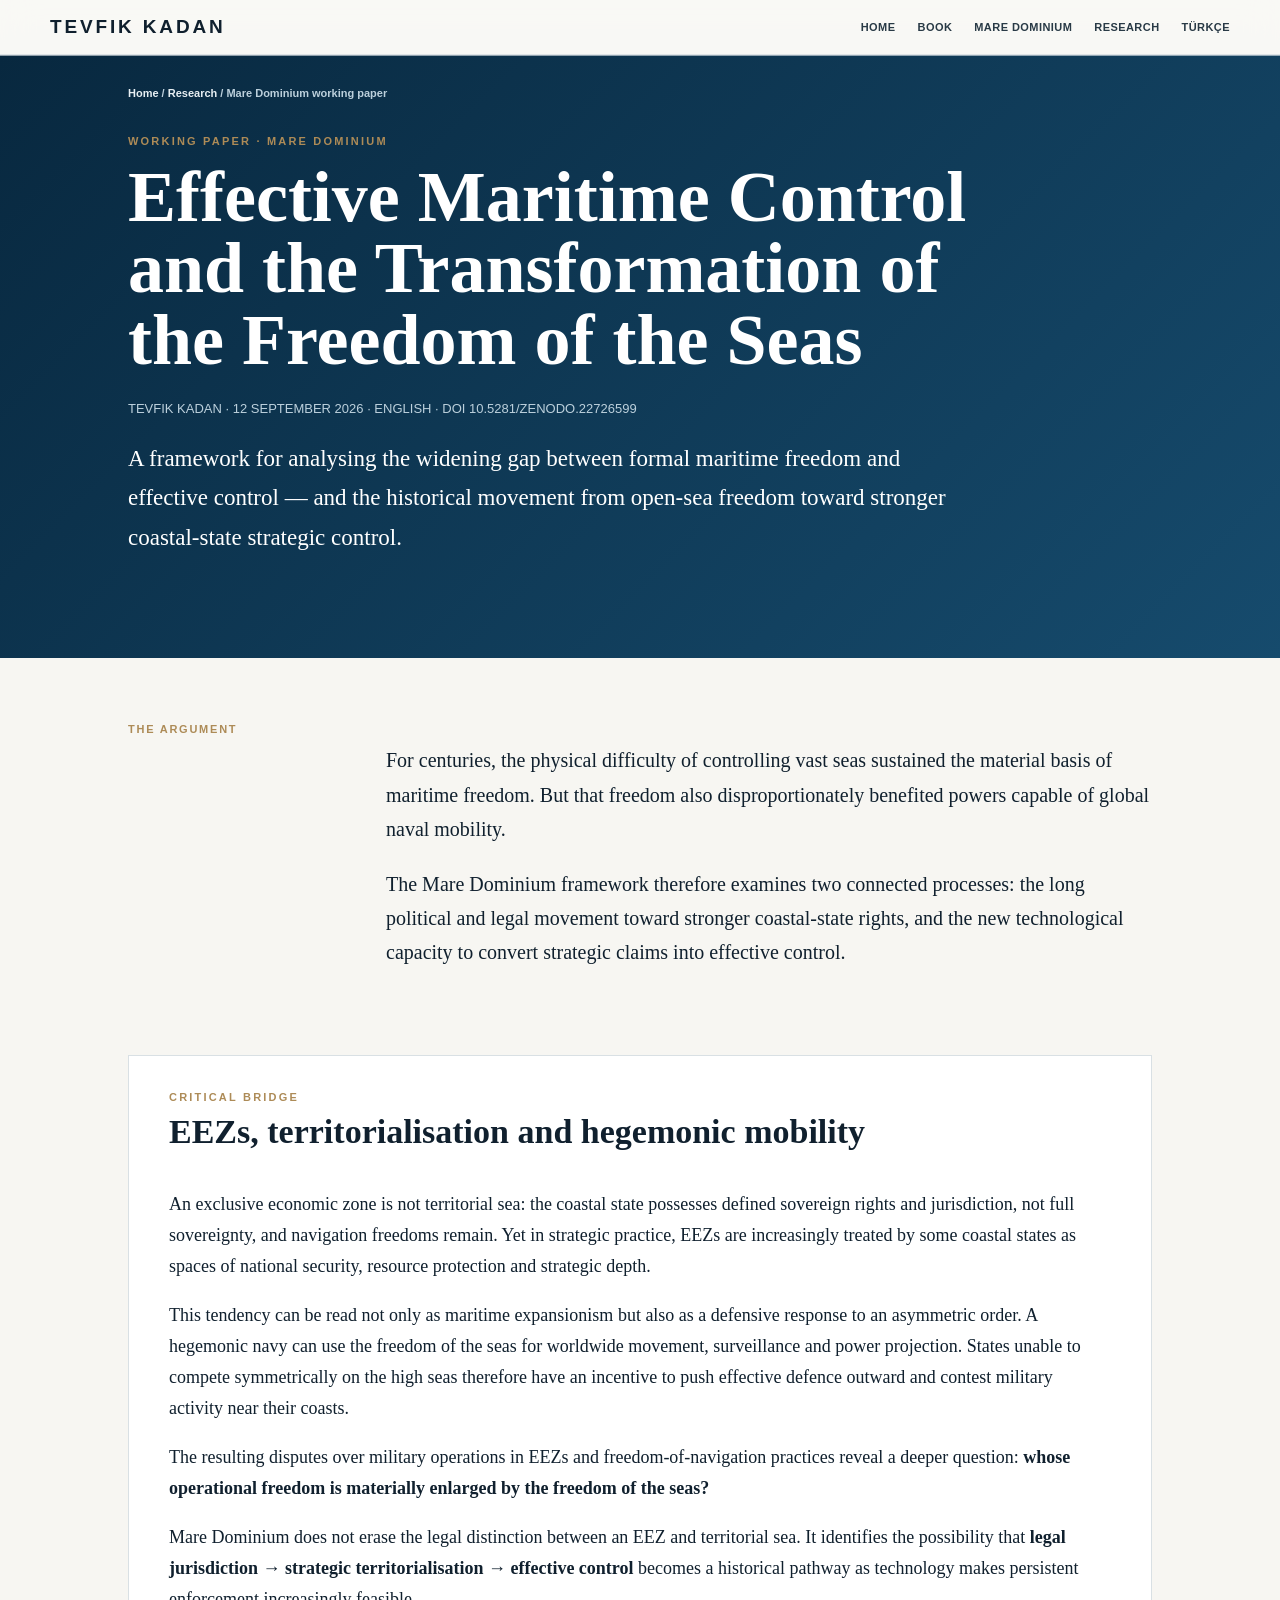
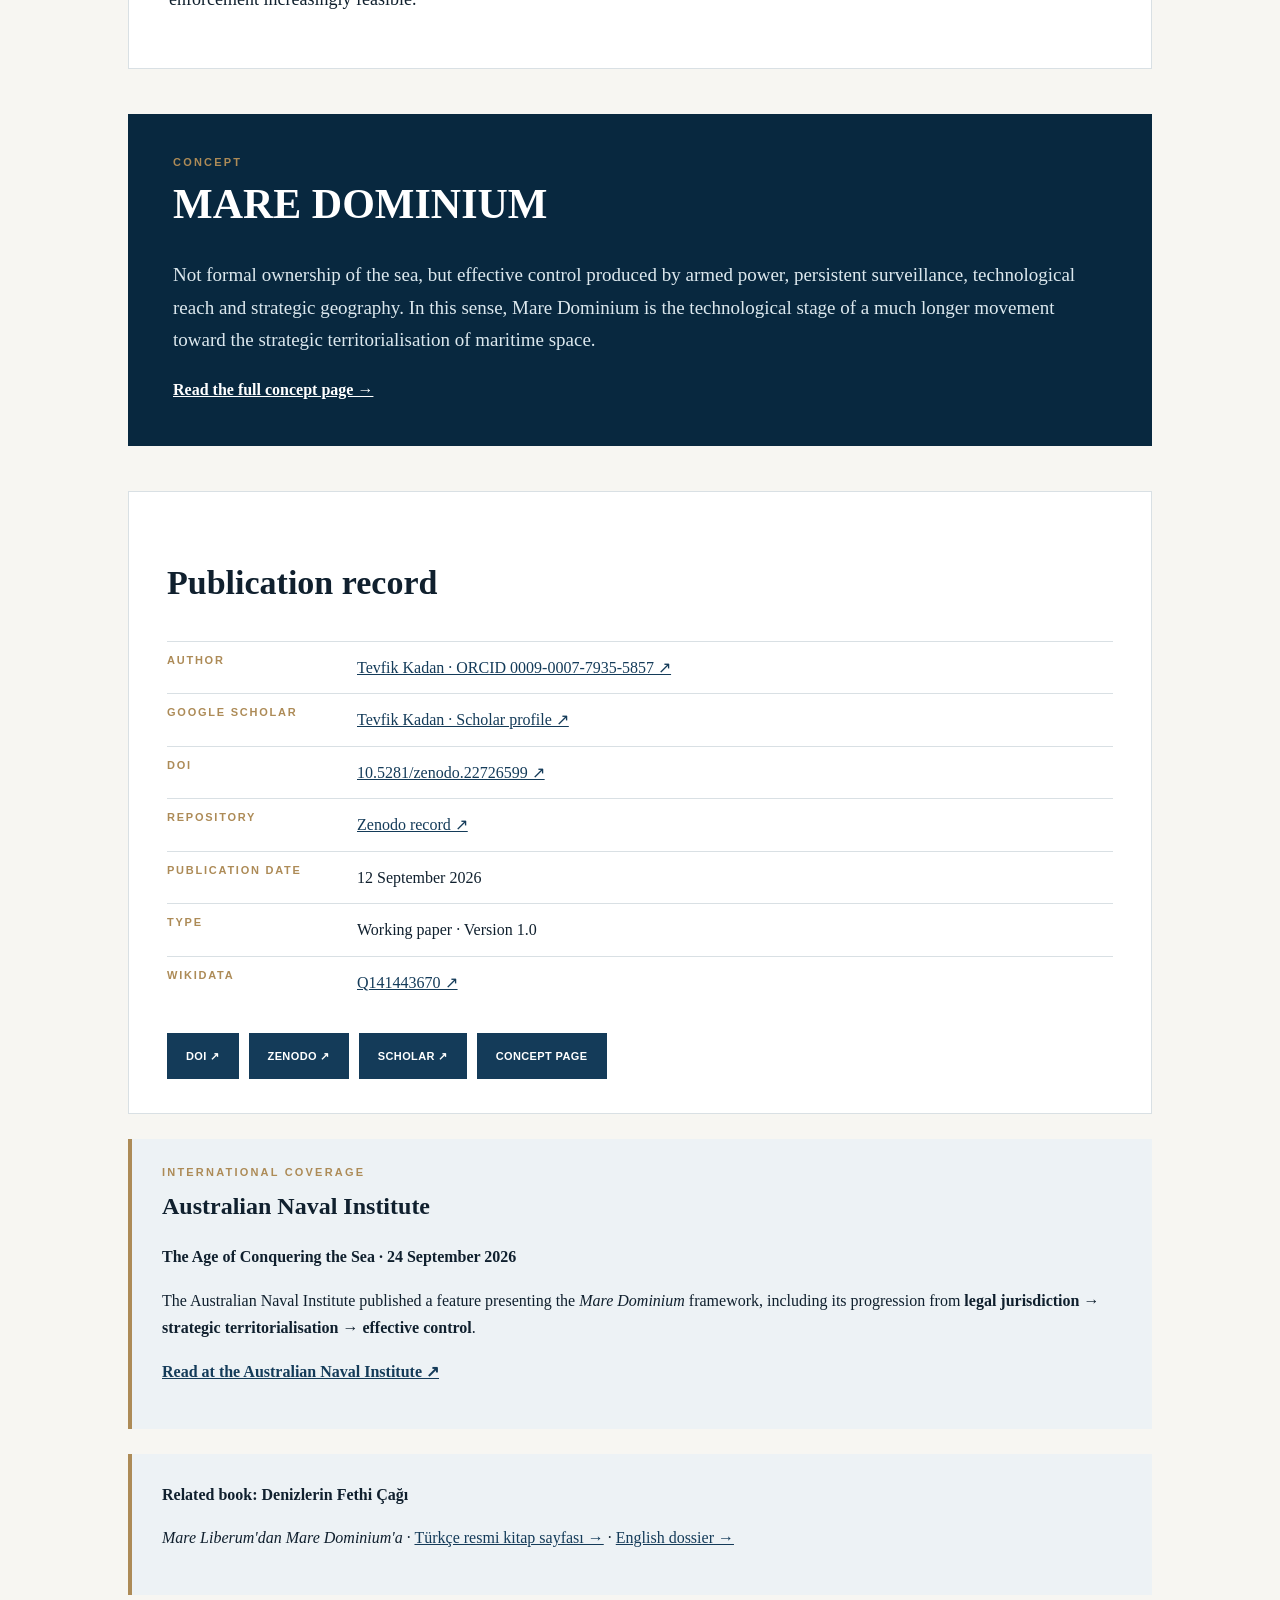
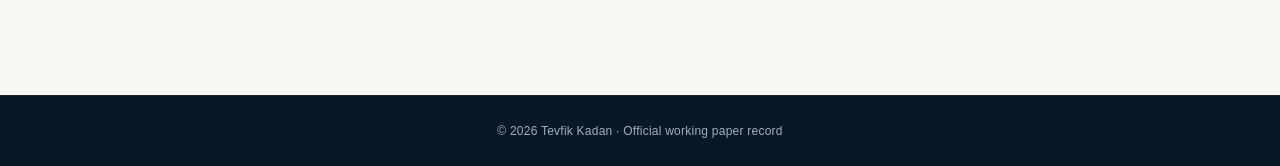
<file: research/mare-dominium.html>
<!doctype html><html lang="en"><head><meta charset="utf-8"><meta name="viewport" content="width=device-width,initial-scale=1"><title>Mare Dominium: Effective Maritime Control | Tevfik Kadan</title><meta name="description" content="Working paper record for Tevfik Kadan's Mare Dominium framework, including EEZ territorialisation, hegemonic maritime mobility and effective maritime control."><meta name="author" content="Tevfik Kadan"><meta name="citation_title" content="Mare Dominium: Effective Maritime Control and the Transformation of the Freedom of the Seas"><meta name="citation_author" content="Tevfik Kadan"><meta name="citation_publication_date" content="2026/09/12"><meta name="citation_doi" content="10.5281/zenodo.22726599"><meta name="citation_language" content="en"><link rel="canonical" href="https://tevfikkadan.com/research/mare-dominium.html"><link rel="icon" href="/favicon.svg" type="image/svg+xml"><meta property="og:type" content="article"><meta property="og:title" content="Mare Dominium: Effective Maritime Control and the Transformation of the Freedom of the Seas"><meta property="og:description" content="A working paper by Tevfik Kadan on EEZ territorialisation, hegemonic maritime mobility and effective maritime control."><meta property="og:url" content="https://tevfikkadan.com/research/mare-dominium.html"><meta property="og:image" content="https://tevfikkadan.com/Kapak.png"><meta name="twitter:card" content="summary_large_image"><script type="application/ld+json">{"@context":"https://schema.org","@graph":[{"@type":"ScholarlyArticle","@id":"https://tevfikkadan.com/research/mare-dominium.html#article","headline":"Mare Dominium: Effective Maritime Control and the Transformation of the Freedom of the Seas","name":"Mare Dominium: Effective Maritime Control and the Transformation of the Freedom of the Seas","datePublished":"2026-09-12","dateModified":"2026-09-24","inLanguage":"en","image":"https://tevfikkadan.com/Kapak.png","identifier":{"@type":"PropertyValue","propertyID":"DOI","value":"10.5281/zenodo.22726599"},"url":"https://tevfikkadan.com/research/mare-dominium.html","sameAs":["https://doi.org/10.5281/zenodo.22726599","https://zenodo.org/records/22726599","https://www.wikidata.org/wiki/Q141443670"],"author":{"@type":"Person","@id":"https://tevfikkadan.com/#person","name":"Tevfik Kadan","url":"https://tevfikkadan.com/","sameAs":["https://scholar.google.com/citations?user=6M8F-ooAAAAJ","https://orcid.org/0009-0007-7935-5857","https://www.wikidata.org/wiki/Q141360358","https://briqjournal.com/en/user/tevfik-kadan","https://www.goodreads.com/author/show/72265727.Tevfik_Kadan"]},"isPartOf":{"@type":"CreativeWork","name":"Research related to Denizlerin Fethi Çağı","url":"https://tevfikkadan.com/denizlerin-fethi-cagi/"},"about":["Mare Dominium","Exclusive economic zone","Freedom of the seas","Hegemonic maritime mobility","Strategic territorialisation","Law of the sea","Effective maritime control"]},{"@type":"BreadcrumbList","itemListElement":[{"@type":"ListItem","position":1,"name":"Tevfik Kadan","item":"https://tevfikkadan.com/"},{"@type":"ListItem","position":2,"name":"Research","item":"https://tevfikkadan.com/research/"},{"@type":"ListItem","position":3,"name":"Mare Dominium working paper","item":"https://tevfikkadan.com/research/mare-dominium.html"}]}]}</script><style>:root{--ink:#10202e;--navy:#153b59;--deep:#08283f;--muted:#61707c;--paper:#f7f6f2;--line:#d9e0e4;--gold:#ad8b57;--soft:#edf2f5}*{box-sizing:border-box}body{margin:0;background:var(--paper);color:var(--ink);font-family:Georgia,'Times New Roman',serif;line-height:1.72}a{color:inherit}header,footer{background:#071f31;color:white}.nav{max-width:1080px;margin:auto;padding:19px 28px;display:flex;justify-content:space-between;align-items:center;gap:20px}.brand{font:800 18px Arial,sans-serif;text-decoration:none;white-space:nowrap}.navlinks{display:flex;gap:17px}.navlinks a{font:700 10px Arial,sans-serif;text-decoration:none;color:#d5e1e8;text-transform:uppercase;white-space:nowrap}.hero{background:linear-gradient(135deg,#08283f,#164b6d);color:white}.hero-inner{max-width:1080px;margin:auto;padding:32px 28px 78px}.crumb{font:700 11px Arial,sans-serif;color:#bcd0dc;margin-bottom:36px}.crumb a{color:#e7eff3;text-decoration:none}.kicker,.label{font:800 11px Arial,sans-serif;letter-spacing:.16em;text-transform:uppercase;color:var(--gold)}h1{font-size:clamp(45px,6.5vw,72px);line-height:.99;margin:15px 0 25px}.hero-meta{font:13px Arial,sans-serif;color:#bcd0dc}.hero-lead{font-size:23px;max-width:850px}.wrap{max-width:1080px;margin:auto;padding:65px 28px 100px}.thesis{display:grid;grid-template-columns:210px 1fr;gap:48px;padding-bottom:45px}.thesis-copy{font-size:20px}.bridge{background:white;border:1px solid var(--line);padding:35px 40px;margin:20px 0 45px}.bridge h2{font-size:34px;margin-top:0}.bridge p{font-size:18px}.concept{background:var(--deep);color:white;padding:42px 45px;margin:45px 0}.concept h2{font-size:42px;margin:0 0 12px}.concept p{font-size:19px;color:#dce8ee}.record{background:white;border:1px solid var(--line);padding:34px 38px}.record h2{font-size:34px}.row{display:grid;grid-template-columns:190px 1fr;padding:12px 0;border-top:1px solid var(--line)}.row a{color:var(--navy)}.actions{display:flex;gap:10px;flex-wrap:wrap;margin-top:25px}.btn{padding:10px 16px;background:var(--navy);color:white;text-decoration:none;font:800 11px Arial,sans-serif}.related{margin-top:25px;background:var(--soft);border-left:4px solid var(--gold);padding:27px 30px}.related a{color:var(--navy)}footer{text-align:center;padding:25px;color:#a8bdc9;font:12px Arial,sans-serif}@media(max-width:720px){.nav{flex-wrap:wrap;padding:14px 20px}.navlinks{width:100%;overflow-x:auto;padding-bottom:4px;gap:16px}.hero-inner,.wrap{padding-left:20px;padding-right:20px}.thesis,.row{grid-template-columns:1fr;gap:10px}.bridge,.concept,.record{padding:28px}h1{font-size:47px}}</style><link rel="stylesheet" href="/assets/site.css"></head><body><header><div class="nav"><a class="brand" href="/">TEVFIK KADAN</a><div class="navlinks"><a href="/">Home</a><a href="/the-age-of-conquering-the-seas/">Book</a><a href="/mare-dominium/">Mare Dominium</a><a href="/research/">Research</a><a href="/denizlerin-fethi-cagi/">Türkçe</a></div></div></header><section class="hero"><div class="hero-inner"><div class="crumb"><a href="/">Home</a> / <a href="/research/">Research</a> / Mare Dominium working paper</div><div class="kicker">Working Paper · Mare Dominium</div><h1>Effective Maritime Control and the Transformation of the Freedom of the Seas</h1><div class="hero-meta">TEVFIK KADAN · 12 SEPTEMBER 2026 · ENGLISH · DOI 10.5281/ZENODO.22726599</div><p class="hero-lead">A framework for analysing the widening gap between formal maritime freedom and effective control — and the historical movement from open-sea freedom toward stronger coastal-state strategic control.</p></div></section><main class="wrap"><section class="thesis"><div class="label">The argument</div><div class="thesis-copy"><p>For centuries, the physical difficulty of controlling vast seas sustained the material basis of maritime freedom. But that freedom also disproportionately benefited powers capable of global naval mobility.</p><p>The Mare Dominium framework therefore examines two connected processes: the long political and legal movement toward stronger coastal-state rights, and the new technological capacity to convert strategic claims into effective control.</p></div></section><section class="bridge"><div class="kicker">Critical bridge</div><h2>EEZs, territorialisation and hegemonic mobility</h2><p>An exclusive economic zone is not territorial sea: the coastal state possesses defined sovereign rights and jurisdiction, not full sovereignty, and navigation freedoms remain. Yet in strategic practice, EEZs are increasingly treated by some coastal states as spaces of national security, resource protection and strategic depth.</p><p>This tendency can be read not only as maritime expansionism but also as a defensive response to an asymmetric order. A hegemonic navy can use the freedom of the seas for worldwide movement, surveillance and power projection. States unable to compete symmetrically on the high seas therefore have an incentive to push effective defence outward and contest military activity near their coasts.</p><p>The resulting disputes over military operations in EEZs and freedom-of-navigation practices reveal a deeper question: <strong>whose operational freedom is materially enlarged by the freedom of the seas?</strong></p><p>Mare Dominium does not erase the legal distinction between an EEZ and territorial sea. It identifies the possibility that <strong>legal jurisdiction → strategic territorialisation → effective control</strong> becomes a historical pathway as technology makes persistent enforcement increasingly feasible.</p></section><section class="concept"><div class="kicker">Concept</div><h2>MARE DOMINIUM</h2><p>Not formal ownership of the sea, but effective control produced by armed power, persistent surveillance, technological reach and strategic geography. In this sense, Mare Dominium is the technological stage of a much longer movement toward the strategic territorialisation of maritime space.</p><a href="/mare-dominium/" style="color:white"><strong>Read the full concept page →</strong></a></section><section class="record"><h2>Publication record</h2><div class="row"><div class="label">Author</div><div><a href="https://orcid.org/0009-0007-7935-5857" target="_blank" rel="noopener">Tevfik Kadan · ORCID 0009-0007-7935-5857 ↗</a></div></div><div class="row"><div class="label">Google Scholar</div><div><a href="https://scholar.google.com/citations?user=6M8F-ooAAAAJ" target="_blank" rel="noopener">Tevfik Kadan · Scholar profile ↗</a></div></div><div class="row"><div class="label">DOI</div><div><a href="https://doi.org/10.5281/zenodo.22726599" target="_blank" rel="noopener">10.5281/zenodo.22726599 ↗</a></div></div><div class="row"><div class="label">Repository</div><div><a href="https://zenodo.org/records/22726599" target="_blank" rel="noopener">Zenodo record ↗</a></div></div><div class="row"><div class="label">Publication date</div><div>12 September 2026</div></div><div class="row"><div class="label">Type</div><div>Working paper · Version 1.0</div></div><div class="row"><div class="label">Wikidata</div><div><a href="https://www.wikidata.org/wiki/Q141443670" target="_blank" rel="noopener">Q141443670 ↗</a></div></div><div class="actions"><a class="btn" href="https://doi.org/10.5281/zenodo.22726599" target="_blank" rel="noopener">DOI ↗</a><a class="btn" href="https://zenodo.org/records/22726599" target="_blank" rel="noopener">ZENODO ↗</a><a class="btn" href="https://scholar.google.com/citations?user=6M8F-ooAAAAJ" target="_blank" rel="noopener">SCHOLAR ↗</a><a class="btn" href="/mare-dominium/">CONCEPT PAGE</a></div></section><section class="related"><div class="kicker">International Coverage</div><h2 style="margin:8px 0 10px">Australian Naval Institute</h2><p><strong>The Age of Conquering the Sea · 24 September 2026</strong></p><p>The Australian Naval Institute published a feature presenting the <em>Mare Dominium</em> framework, including its progression from <strong>legal jurisdiction → strategic territorialisation → effective control</strong>.</p><p><a href="https://navalinstitute.com.au/the-age-of-conquering-the-sea/" target="_blank" rel="noopener"><strong>Read at the Australian Naval Institute ↗</strong></a></p></section><section class="related"><strong>Related book: Denizlerin Fethi Çağı</strong><p><em>Mare Liberum'dan Mare Dominium'a</em> · <a href="/denizlerin-fethi-cagi/">Türkçe resmi kitap sayfası →</a> · <a href="/the-age-of-conquering-the-seas/">English dossier →</a></p></section></main><footer>© 2026 Tevfik Kadan · Official working paper record</footer></body></html>
</file>
<file: assets/site.css>
:root{--ink:#10202e;--navy:#143b59;--deep:#08283f;--deep2:#164b6d;--muted:#63727d;--paper:#f7f6f2;--soft:#edf2f5;--white:#fff;--line:#d9e0e4;--gold:#ad8b57;--gold2:#d6bb88;--shadow:0 24px 65px rgba(16,32,46,.12)}
html{scroll-behavior:smooth}
body{margin:0;color:var(--ink);text-rendering:optimizeLegibility;-webkit-font-smoothing:antialiased}
img{max-width:100%;height:auto}
a,button{outline-offset:3px}
a:focus-visible,button:focus-visible{outline:2px solid var(--gold)}
[id]{scroll-margin-top:90px}
::selection{background:rgba(173,139,87,.24);color:var(--ink)}
header{position:sticky;top:0;z-index:30;background:rgba(249,249,246,.91);backdrop-filter:blur(18px) saturate(125%);-webkit-backdrop-filter:blur(18px) saturate(125%);border-bottom:1px solid rgba(217,224,228,.82);box-shadow:0 1px 0 rgba(255,255,255,.55)}
.nav{max-width:1240px;margin:auto;padding:16px 30px;display:flex;align-items:center;justify-content:space-between;gap:30px}
.brand{font:800 19px Arial,sans-serif;letter-spacing:.15em;text-decoration:none;white-space:nowrap;color:var(--ink);transition:letter-spacing .2s ease,color .2s ease}
.brand:hover{letter-spacing:.17em;color:var(--navy)}
.nav nav,.nav .links,.nav .navlinks{display:flex;gap:22px;align-items:center}
.nav nav a,.nav .links a,.nav .navlinks a{position:relative;font:800 11px Arial,sans-serif;letter-spacing:.04em;text-transform:uppercase;text-decoration:none;color:#293a46;white-space:nowrap;transition:color .18s ease}
.nav nav a::after,.nav .links a::after,.nav .navlinks a::after{content:"";position:absolute;left:0;right:100%;bottom:-7px;height:1px;background:var(--gold);transition:right .2s ease}
.nav nav a:hover,.nav .links a:hover,.nav .navlinks a:hover{color:var(--navy)}
.nav nav a:hover::after,.nav .links a:hover::after,.nav .navlinks a:hover::after{right:0}
.btn{display:inline-flex;align-items:center;justify-content:center;min-height:46px;padding:11px 18px;border:1px solid var(--navy);background:var(--navy);color:#fff;text-decoration:none;font:800 11px Arial,sans-serif;letter-spacing:.035em;text-transform:uppercase;transition:transform .18s ease,box-shadow .18s ease,background-color .18s ease,color .18s ease}
.btn:hover{transform:translateY(-2px);box-shadow:0 12px 28px rgba(20,59,89,.16)}
.btn.alt{background:transparent;color:var(--navy)}
.btn.alt:hover{background:rgba(20,59,89,.045)}
.media-card,.research-card,.fact,.card,.pub,.book,.sources,.record,.related{transition:transform .22s ease,box-shadow .22s ease,border-color .22s ease}
.media-card:hover,.research-card:hover,.card:hover,.pub:hover,.book:hover{transform:translateY(-3px);box-shadow:0 18px 42px rgba(16,32,46,.09);border-color:#c9d3d9}
.featured{position:relative;overflow:hidden}
.featured::before{content:"";position:absolute;left:0;top:0;bottom:0;width:3px;background:var(--gold)}
.kicker{letter-spacing:.2em}
h1,h2,h3{text-wrap:balance}
p{text-wrap:pretty}
footer{background:#061924;color:#9db2bd;text-align:center;padding:28px;font:12px Arial,sans-serif;letter-spacing:.02em;border-top:1px solid rgba(255,255,255,.05)}
@media(max-width:720px){.nav{padding:14px 20px;flex-wrap:wrap}.nav nav,.nav .links,.nav .navlinks{display:flex;width:100%;overflow-x:auto;white-space:nowrap;padding:4px 0 7px;gap:16px;scrollbar-width:none}.nav nav::-webkit-scrollbar,.nav .links::-webkit-scrollbar,.nav .navlinks::-webkit-scrollbar{display:none}.nav nav a::after,.nav .links a::after,.nav .navlinks a::after{bottom:-5px}.brand{font-size:18px}.media-card:hover,.research-card:hover,.card:hover,.pub:hover,.book:hover{transform:none}}
@media(prefers-reduced-motion:reduce){html{scroll-behavior:auto}.btn,.brand,.nav a,.nav a::after,.media-card,.research-card,.card,.pub,.book{transition:none!important}.btn:hover,.media-card:hover,.research-card:hover,.card:hover,.pub:hover,.book:hover{transform:none}}
</file>
